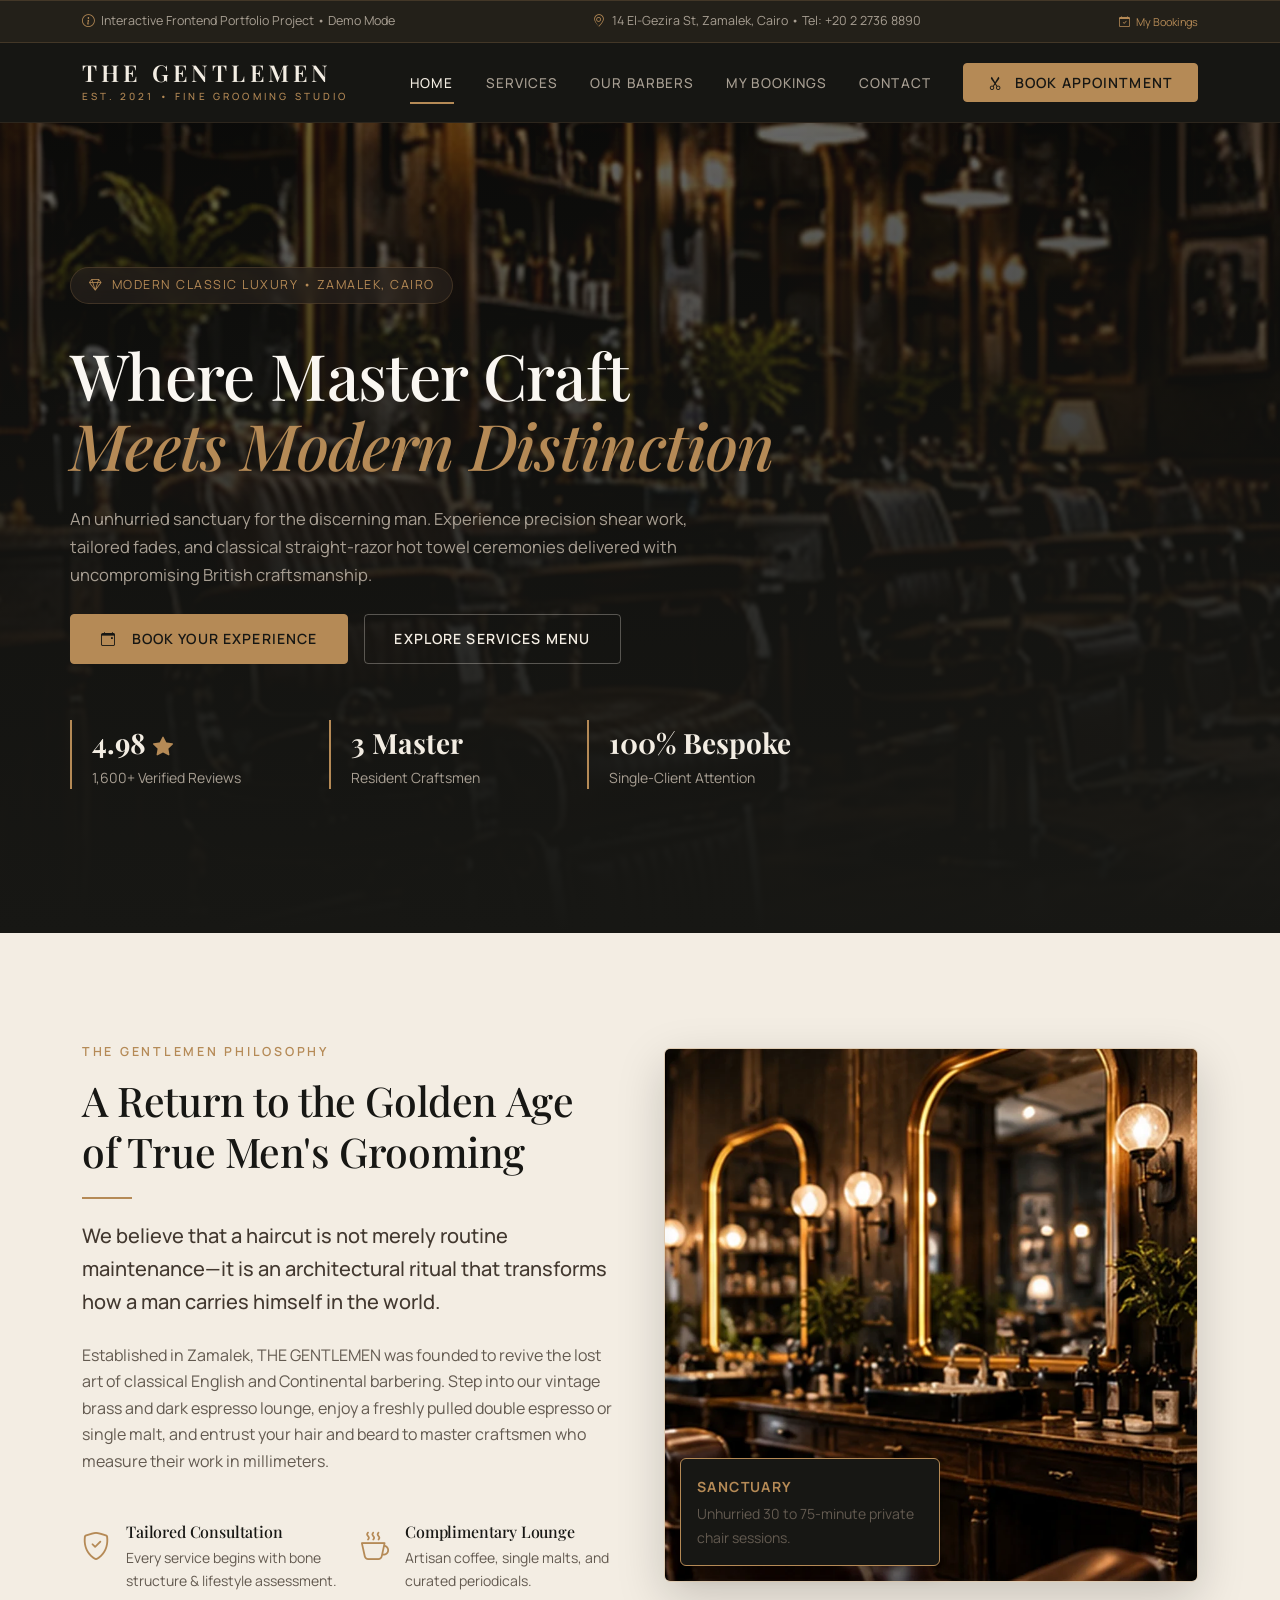
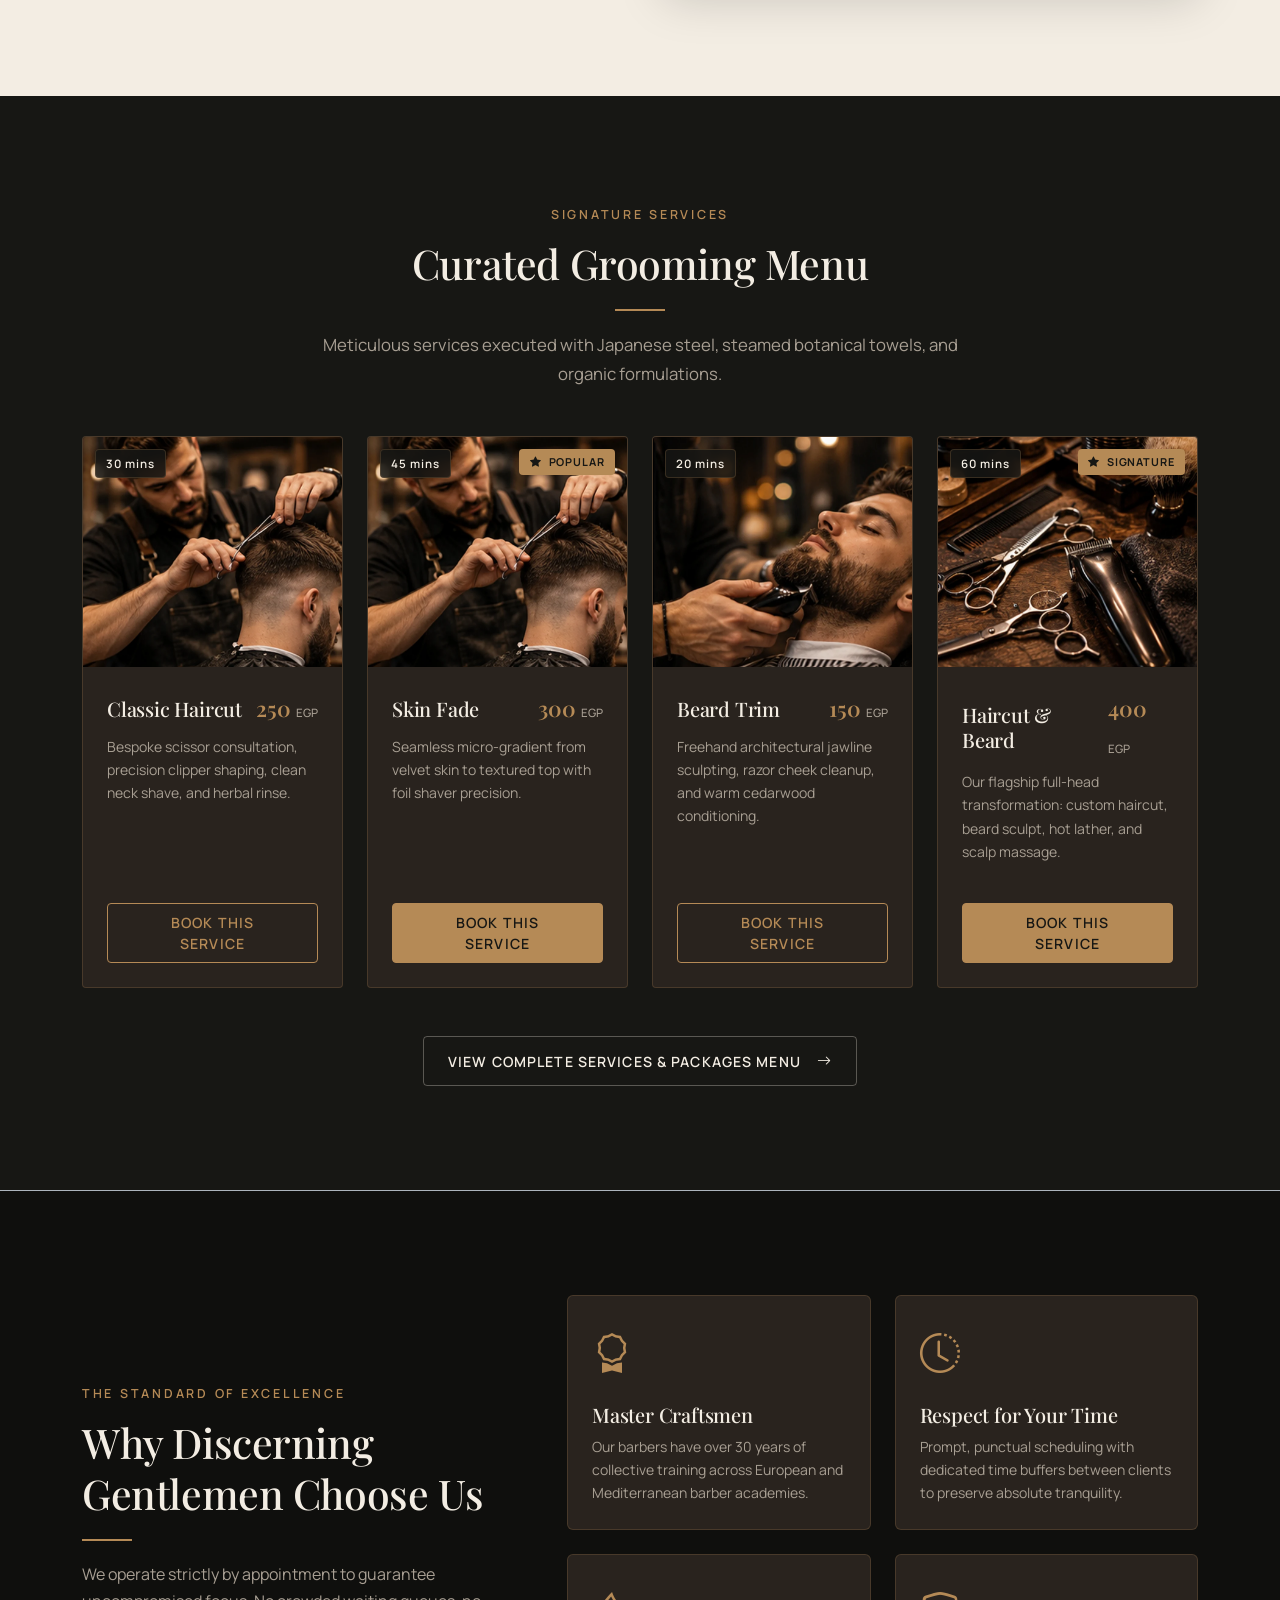
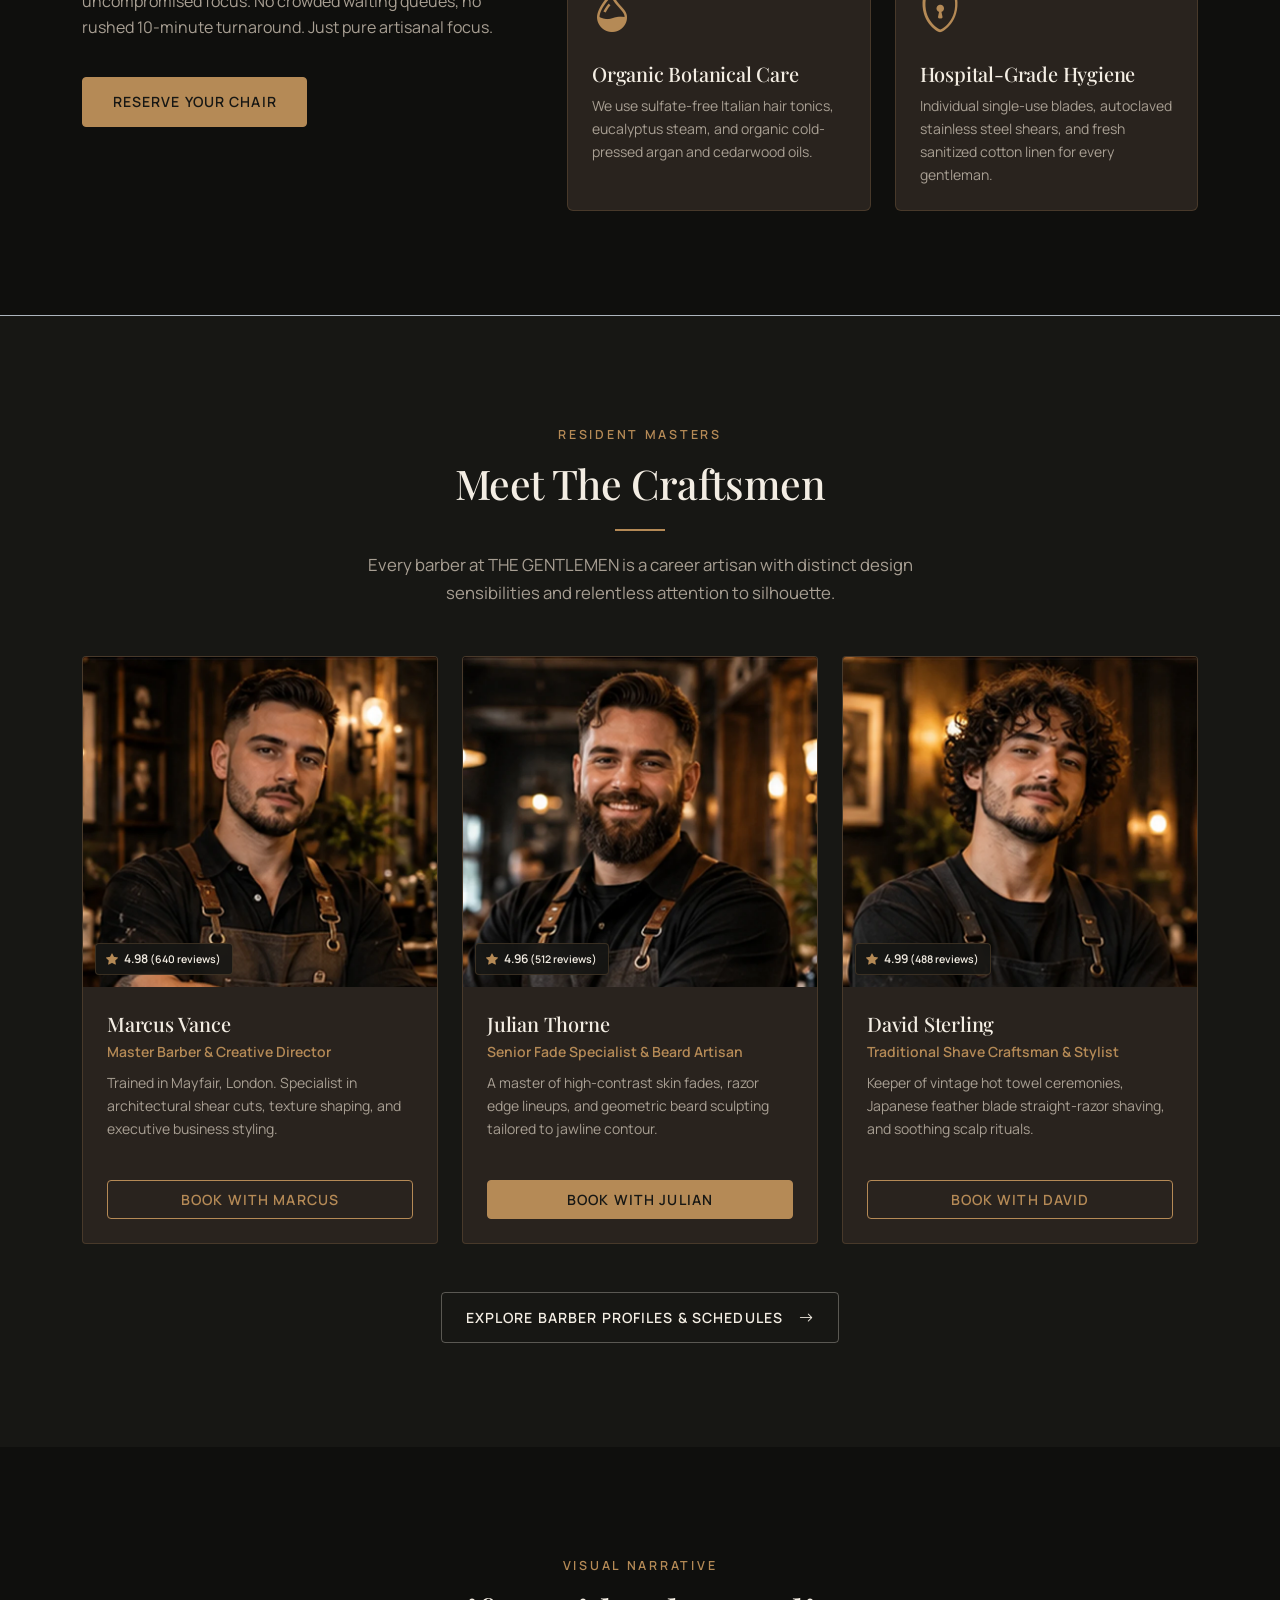
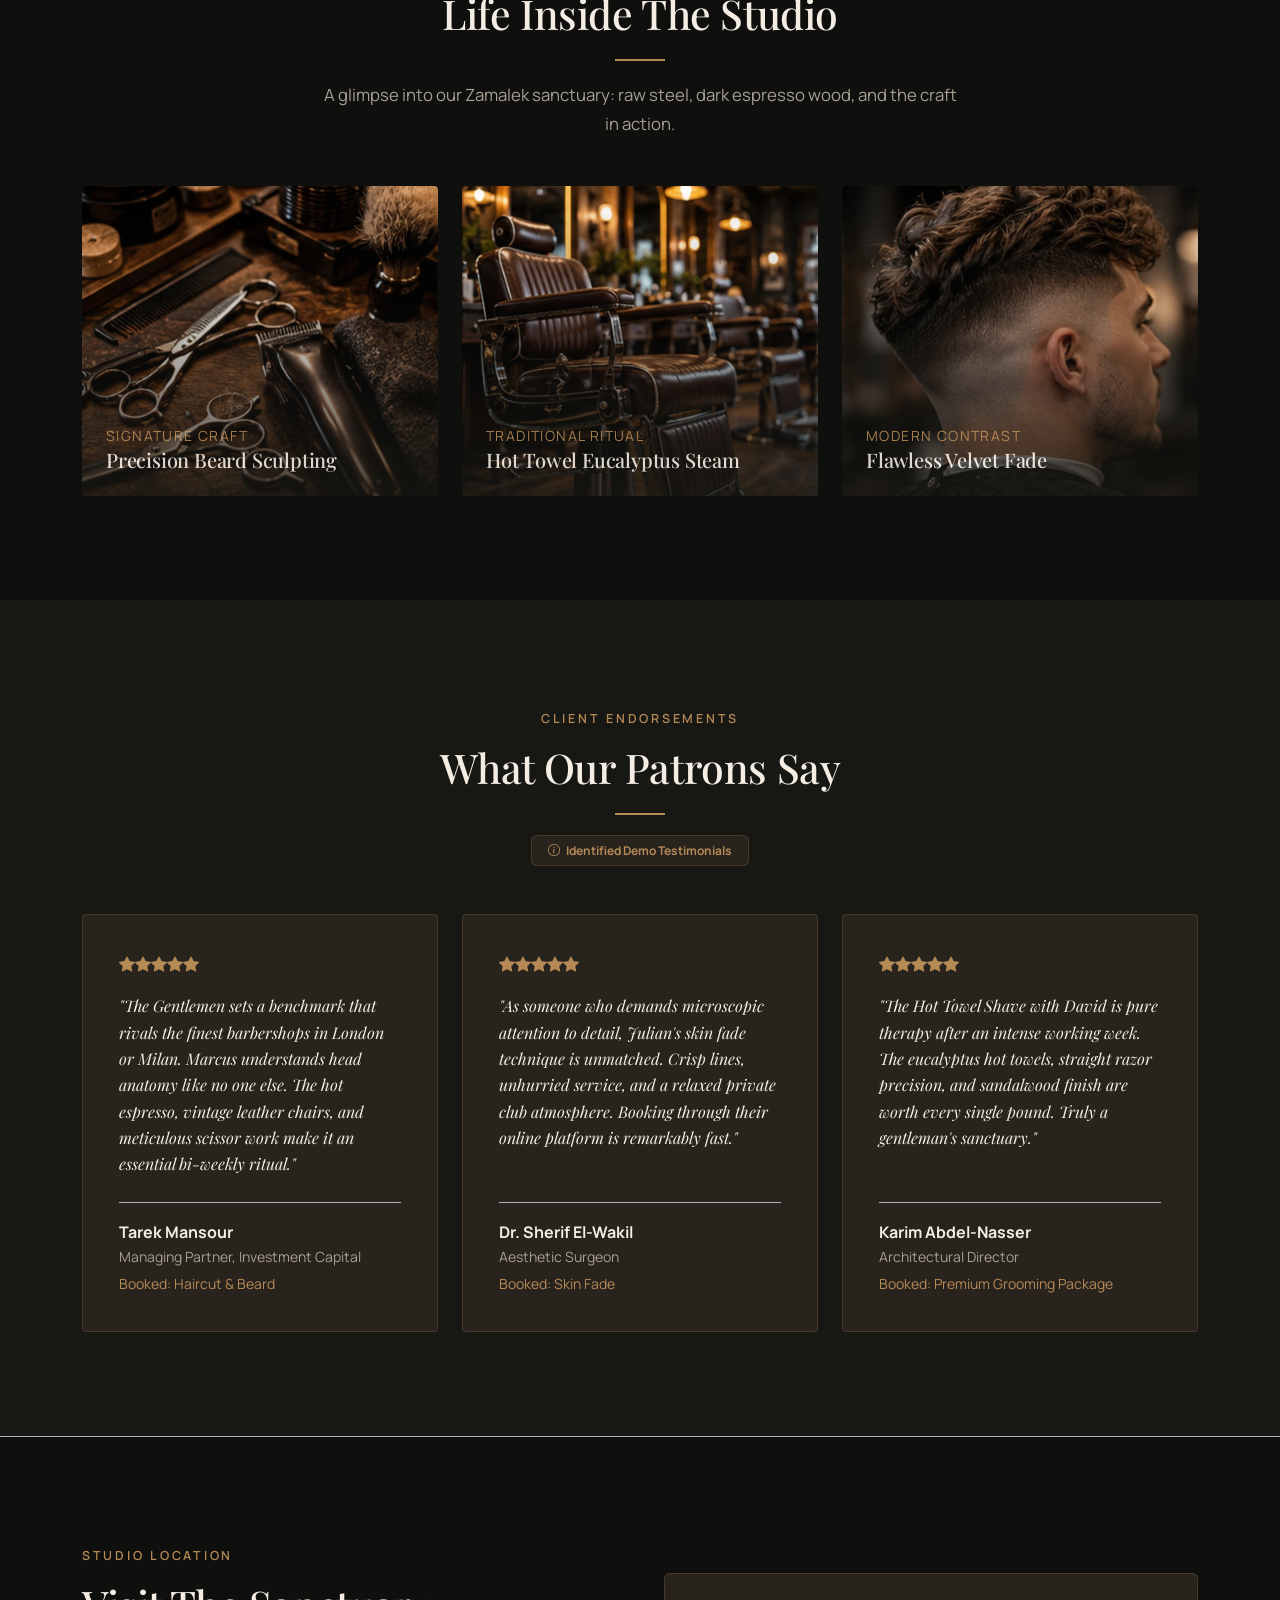
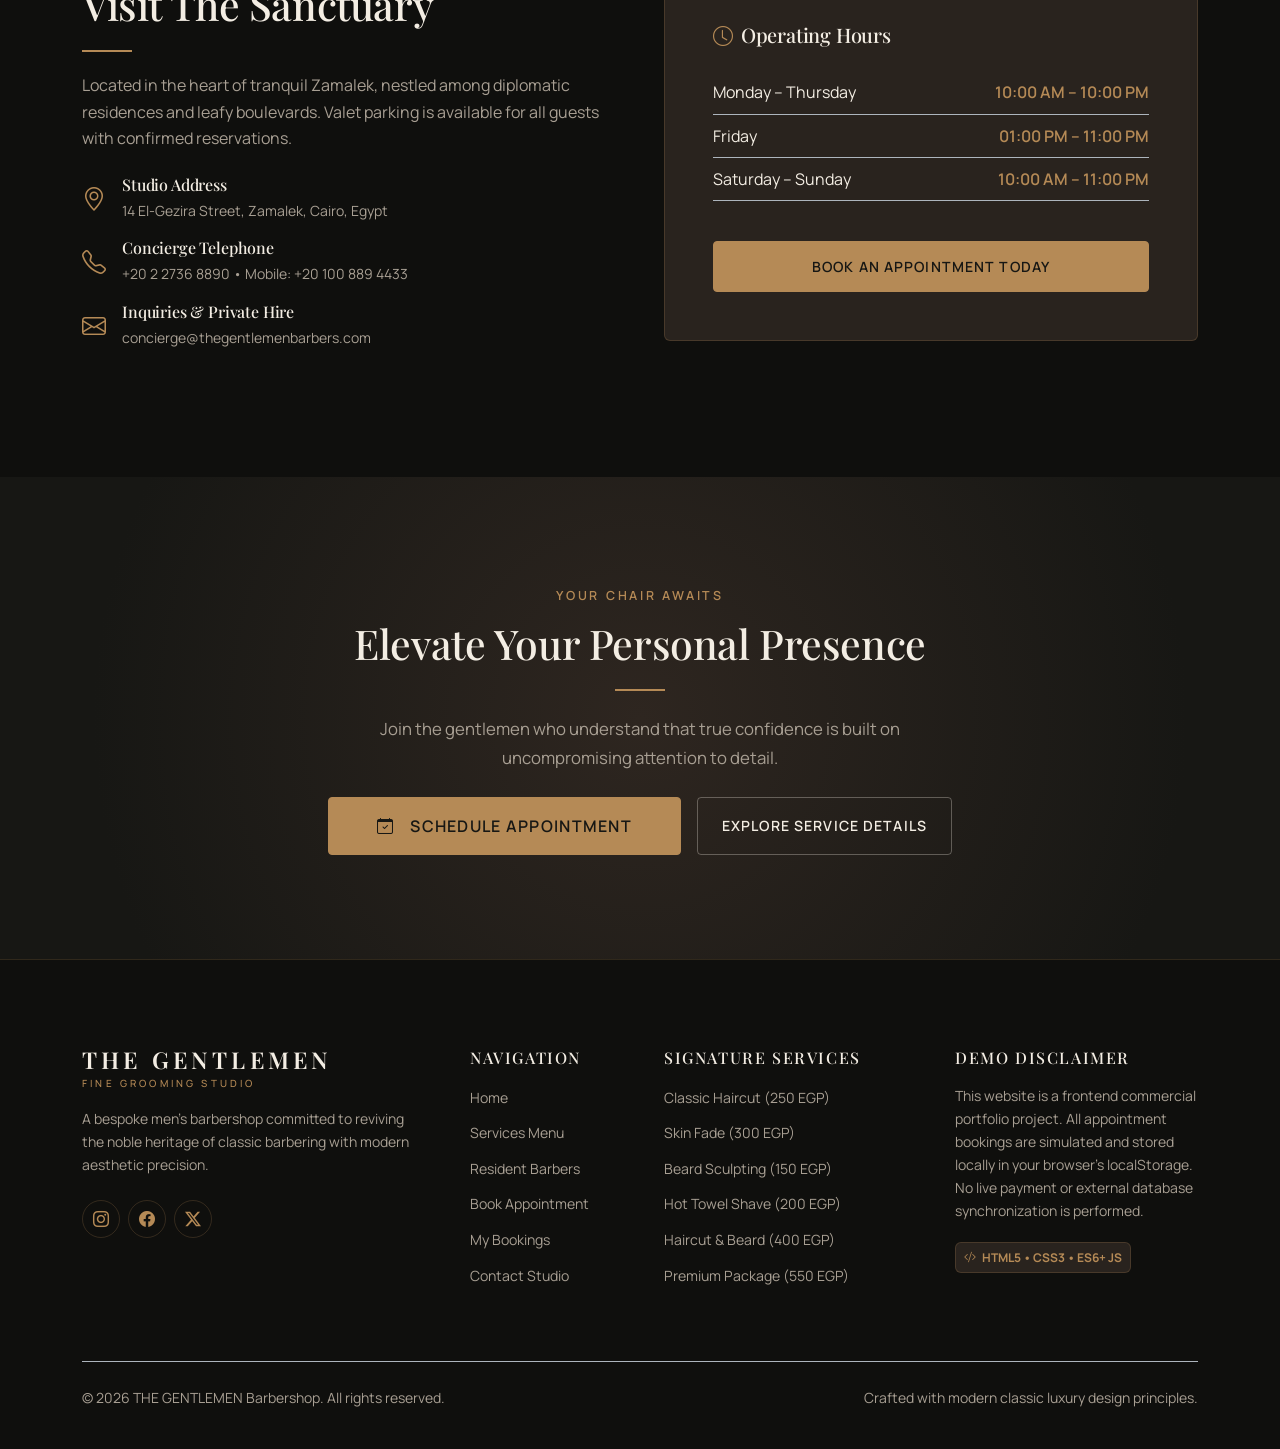
<file: index.html>
<!DOCTYPE html>
<html lang="en">
<head>
  <meta charset="UTF-8">
  <meta name="viewport" content="width=device-width, initial-scale=1.0">
  <title>THE GENTLEMEN — Premium Men's Barbershop & Grooming Studio</title>
  <meta name="description" content="Experience master craftsmanship, traditional straight-razor shaves, and bespoke hair design at THE GENTLEMEN. Cairo's premier luxury grooming sanctuary in Zamalek.">

  <!-- Open Graph -->
  <meta property="og:title" content="THE GENTLEMEN — Premium Men's Barbershop & Grooming Studio">
  <meta property="og:description" content="Master barbering, tailored precision cuts, and traditional hot towel rituals in an unhurried luxury lounge.">
  <meta property="og:type" content="website">

  <!-- Google Fonts: Playfair Display (Headings) & Manrope (Body) -->
  <link rel="preconnect" href="https://fonts.googleapis.com">
  <link rel="preconnect" href="https://fonts.gstatic.com" crossorigin>
  <link href="https://fonts.googleapis.com/css2?family=Manrope:wght@300;400;500;600;700&family=Playfair+Display:ital,wght@0,400;0,500;0,600;0,700;1,400&display=swap" rel="stylesheet">

  <!-- Bootstrap 5 CSS via CDN -->
  <link href="https://cdn.jsdelivr.net/npm/bootstrap@5.3.3/dist/css/bootstrap.min.css" rel="stylesheet">
  
  <!-- Bootstrap Icons via CDN -->
  <link href="https://cdn.jsdelivr.net/npm/bootstrap-icons@1.11.3/font/bootstrap-icons.min.css" rel="stylesheet">

  <!-- Custom Stylesheets -->
  <link rel="stylesheet" href="assets/css/style.css">
  <link rel="stylesheet" href="assets/css/responsive.css">
</head>
<body>

  <!-- Demo Disclaimer Bar -->
  <div class="demo-disclaimer-strip text-center">
    <div class="container d-flex justify-content-between align-items-center">
      <span class="d-none d-md-inline"><i class="bi bi-info-circle text-gold me-1"></i> Interactive Frontend Portfolio Project &bull; Demo Mode</span>
      <span class="mx-auto mx-md-0"><i class="bi bi-geo-alt text-gold me-1"></i> 14 El-Gezira St, Zamalek, Cairo &bull; Tel: +20 2 2736 8890</span>
      <a href="my-bookings.html" class="text-gold text-decoration-none small d-none d-md-inline"><i class="bi bi-calendar-check me-1"></i> My Bookings</a>
    </div>
  </div>

  <!-- Navigation Bar -->
  <nav class="navbar navbar-expand-lg gentlemen-navbar sticky-top" id="main-navbar">
    <div class="container">
      <!-- Typographic Brand Logo -->
      <a class="brand-logo-link" href="index.html">
        <span class="brand-logo-title">THE GENTLEMEN</span>
        <span class="brand-logo-subtitle">EST. 2021 &bull; FINE GROOMING STUDIO</span>
      </a>

      <!-- Mobile Hamburger Toggle -->
      <button class="navbar-toggler" type="button" data-bs-toggle="collapse" data-bs-target="#navbarGentlemenContent" aria-controls="navbarGentlemenContent" aria-expanded="false" aria-label="Toggle navigation">
        <i class="bi bi-list fs-2 text-gold"></i>
      </button>

      <!-- Nav Links -->
      <div class="collapse navbar-collapse" id="navbarGentlemenContent">
        <ul class="navbar-nav ms-auto align-items-lg-center">
          <li class="nav-item">
            <a class="nav-link active" href="index.html">Home</a>
          </li>
          <li class="nav-item">
            <a class="nav-link" href="services.html">Services</a>
          </li>
          <li class="nav-item">
            <a class="nav-link" href="barbers.html">Our Barbers</a>
          </li>
          <li class="nav-item">
            <a class="nav-link" href="my-bookings.html">My Bookings</a>
          </li>
          <li class="nav-item">
            <a class="nav-link" href="contact.html">Contact</a>
          </li>
          <li class="nav-item ms-lg-3 mt-3 mt-lg-0">
            <a href="booking.html" class="btn btn-bronze px-4 py-2">
              <i class="bi bi-scissors me-1"></i> Book Appointment
            </a>
          </li>
        </ul>
      </div>
    </div>
  </nav>

  <!-- Hero Section -->
  <header class="hero-section">
    <div class="hero-bg-wrapper">
      <img src="assets/images/hero-barbershop.webp" alt="The Gentlemen Barbershop Studio" class="hero-bg-img" loading="eager">
      <div class="hero-overlay"></div>
    </div>

    <div class="container hero-content">
      <div class="row align-items-center">
        <div class="col-lg-8">
          <div class="hero-badge-pill mb-3">
            <i class="bi bi-gem"></i> Modern Classic Luxury &bull; Zamalek, Cairo
          </div>
          <h1 class="hero-title font-playfair">
            Where Master Craft <br>
            <span class="fst-italic text-gold">Meets Modern Distinction</span>
          </h1>
          <p class="hero-description text-muted-ivory mb-4">
            An unhurried sanctuary for the discerning man. Experience precision shear work, tailored fades, and classical straight-razor hot towel ceremonies delivered with uncompromising British craftsmanship.
          </p>

          <div class="hero-cta-group d-flex flex-wrap gap-3 mb-5">
            <a href="booking.html" class="btn btn-bronze">
              <i class="bi bi-calendar-event me-2"></i> Book Your Experience
            </a>
            <a href="services.html" class="btn btn-outline-light-custom">
              Explore Services Menu
            </a>
          </div>

          <div class="row g-4 pt-2">
            <div class="col-6 col-md-4">
              <div class="hero-feature-stat">
                <div class="font-playfair fs-3 text-ivory fw-bold">4.98 <i class="bi bi-star-fill text-gold fs-5"></i></div>
                <div class="text-muted-ivory small">1,600+ Verified Reviews</div>
              </div>
            </div>
            <div class="col-6 col-md-4">
              <div class="hero-feature-stat">
                <div class="font-playfair fs-3 text-ivory fw-bold">3 Master</div>
                <div class="text-muted-ivory small">Resident Craftsmen</div>
              </div>
            </div>
            <div class="col-12 col-md-4 d-none d-md-block">
              <div class="hero-feature-stat">
                <div class="font-playfair fs-3 text-ivory fw-bold">100% Bespoke</div>
                <div class="text-muted-ivory small">Single-Client Attention</div>
              </div>
            </div>
          </div>
        </div>
      </div>
    </div>
  </header>

  <!-- Brand Introduction & Heritage Section (Warm Ivory Editorial Contrast) -->
  <section class="section-padding section-ivory">
    <div class="container">
      <div class="row align-items-center g-5">
        <div class="col-lg-6">
          <span class="section-eyebrow text-gold">The Gentlemen Philosophy</span>
          <h2 class="section-title font-playfair">
            A Return to the Golden Age of True Men's Grooming
          </h2>
          <div class="gold-divider"></div>
          <p class="lead mb-4" style="color: #42382f; font-weight: 500;">
            We believe that a haircut is not merely routine maintenance—it is an architectural ritual that transforms how a man carries himself in the world.
          </p>
          <p class="text-muted mb-4">
            Established in Zamalek, THE GENTLEMEN was founded to revive the lost art of classical English and Continental barbering. Step into our vintage brass and dark espresso lounge, enjoy a freshly pulled double espresso or single malt, and entrust your hair and beard to master craftsmen who measure their work in millimeters.
          </p>
          <div class="row g-4 mt-2">
            <div class="col-sm-6">
              <div class="d-flex align-items-start">
                <i class="bi bi-shield-check text-gold fs-3 me-3"></i>
                <div>
                  <h5 class="font-playfair fs-6 mb-1">Tailored Consultation</h5>
                  <p class="small text-muted mb-0">Every service begins with bone structure & lifestyle assessment.</p>
                </div>
              </div>
            </div>
            <div class="col-sm-6">
              <div class="d-flex align-items-start">
                <i class="bi bi-cup-hot text-gold fs-3 me-3"></i>
                <div>
                  <h5 class="font-playfair fs-6 mb-1">Complimentary Lounge</h5>
                  <p class="small text-muted mb-0">Artisan coffee, single malts, and curated periodicals.</p>
                </div>
              </div>
            </div>
          </div>
        </div>
        <div class="col-lg-6">
          <div class="position-relative">
            <img src="assets/images/about-interior.webp" alt="The Gentlemen Private Lounge Interior" class="img-fluid rounded shadow-lg w-100" style="border: 1px solid rgba(181, 138, 86, 0.35);">
            <div class="position-absolute bottom-0 start-0 m-3 p-3 bg-charcoal text-ivory rounded d-none d-sm-block shadow" style="border: 1px solid var(--color-bronze); max-width: 260px;">
              <span class="small text-gold text-uppercase fw-bold letter-spacing-1 d-block mb-1">Sanctuary</span>
              <p class="small mb-0 text-muted-ivory">Unhurried 30 to 75-minute private chair sessions.</p>
            </div>
          </div>
        </div>
      </div>
    </div>
  </section>

  <!-- Featured Services Section -->
  <section class="section-padding bg-charcoal">
    <div class="container">
      <div class="text-center mb-5">
        <span class="section-eyebrow">Signature Services</span>
        <h2 class="section-title font-playfair">Curated Grooming Menu</h2>
        <div class="gold-divider mx-auto"></div>
        <p class="section-subtitle mx-auto">
          Meticulous services executed with Japanese steel, steamed botanical towels, and organic formulations.
        </p>
      </div>

      <div class="row g-4">
        <!-- Service 1: Classic Haircut -->
        <div class="col-md-6 col-lg-3">
          <div class="service-preview-card h-100 d-flex flex-column justify-content-between">
            <div>
              <div class="service-card-img-wrapper">
                <img src="assets/images/service-haircut.webp" alt="Classic Haircut" class="service-card-img" loading="lazy">
                <span class="service-card-tag">30 mins</span>
              </div>
              <div class="p-3 p-xl-4">
                <div class="d-flex justify-content-between align-items-center mb-2">
                  <h3 class="font-playfair fs-5 text-ivory mb-0">Classic Haircut</h3>
                  <div class="service-card-price">250 <small class="currency">EGP</small></div>
                </div>
                <p class="small text-muted-ivory mb-3">
                  Bespoke scissor consultation, precision clipper shaping, clean neck shave, and herbal rinse.
                </p>
              </div>
            </div>
            <div class="px-3 pb-3 px-xl-4 pb-xl-4">
              <a href="booking.html?service=classic-haircut" class="btn btn-outline-bronze w-100 py-2 small">
                Book This Service
              </a>
            </div>
          </div>
        </div>

        <!-- Service 2: Skin Fade -->
        <div class="col-md-6 col-lg-3">
          <div class="service-preview-card h-100 d-flex flex-column justify-content-between">
            <div>
              <div class="service-card-img-wrapper">
                <img src="assets/images/service-haircut.webp" alt="Skin Fade" class="service-card-img" loading="lazy">
                <span class="service-card-tag">45 mins</span>
                <span class="service-popular-badge"><i class="bi bi-star-fill me-1"></i> Popular</span>
              </div>
              <div class="p-3 p-xl-4">
                <div class="d-flex justify-content-between align-items-center mb-2">
                  <h3 class="font-playfair fs-5 text-ivory mb-0">Skin Fade</h3>
                  <div class="service-card-price">300 <small class="currency">EGP</small></div>
                </div>
                <p class="small text-muted-ivory mb-3">
                  Seamless micro-gradient from velvet skin to textured top with foil shaver precision.
                </p>
              </div>
            </div>
            <div class="px-3 pb-3 px-xl-4 pb-xl-4">
              <a href="booking.html?service=skin-fade" class="btn btn-bronze w-100 py-2 small">
                Book This Service
              </a>
            </div>
          </div>
        </div>

        <!-- Service 3: Beard Trim & Sculpt -->
        <div class="col-md-6 col-lg-3">
          <div class="service-preview-card h-100 d-flex flex-column justify-content-between">
            <div>
              <div class="service-card-img-wrapper">
                <img src="assets/images/service-beard.webp" alt="Beard Trim & Sculpt" class="service-card-img" loading="lazy">
                <span class="service-card-tag">20 mins</span>
              </div>
              <div class="p-3 p-xl-4">
                <div class="d-flex justify-content-between align-items-center mb-2">
                  <h3 class="font-playfair fs-5 text-ivory mb-0">Beard Trim</h3>
                  <div class="service-card-price">150 <small class="currency">EGP</small></div>
                </div>
                <p class="small text-muted-ivory mb-3">
                  Freehand architectural jawline sculpting, razor cheek cleanup, and warm cedarwood conditioning.
                </p>
              </div>
            </div>
            <div class="px-3 pb-3 px-xl-4 pb-xl-4">
              <a href="booking.html?service=beard-trim" class="btn btn-outline-bronze w-100 py-2 small">
                Book This Service
              </a>
            </div>
          </div>
        </div>

        <!-- Service 4: Haircut & Beard Duo -->
        <div class="col-md-6 col-lg-3">
          <div class="service-preview-card h-100 d-flex flex-column justify-content-between">
            <div>
              <div class="service-card-img-wrapper">
                <img src="assets/images/gallery-01.webp" alt="Haircut & Beard Package" class="service-card-img" loading="lazy">
                <span class="service-card-tag">60 mins</span>
                <span class="service-popular-badge"><i class="bi bi-star-fill me-1"></i> Signature</span>
              </div>
              <div class="p-3 p-xl-4">
                <div class="d-flex justify-content-between align-items-center mb-2">
                  <h3 class="font-playfair fs-5 text-ivory mb-0">Haircut & Beard</h3>
                  <div class="service-card-price">400 <small class="currency">EGP</small></div>
                </div>
                <p class="small text-muted-ivory mb-3">
                  Our flagship full-head transformation: custom haircut, beard sculpt, hot lather, and scalp massage.
                </p>
              </div>
            </div>
            <div class="px-3 pb-3 px-xl-4 pb-xl-4">
              <a href="booking.html?service=haircut-beard" class="btn btn-bronze w-100 py-2 small">
                Book This Service
              </a>
            </div>
          </div>
        </div>
      </div>

      <div class="text-center mt-5">
        <a href="services.html" class="btn btn-outline-light-custom px-4">
          View Complete Services & Packages Menu <i class="bi bi-arrow-right ms-2"></i>
        </a>
      </div>
    </div>
  </section>

  <!-- Why Choose Us -->
  <section class="section-padding bg-charcoal-deep border-top border-bottom border-dark-subtle">
    <div class="container">
      <div class="row align-items-center g-5">
        <div class="col-lg-5">
          <span class="section-eyebrow">The Standard of Excellence</span>
          <h2 class="section-title font-playfair">Why Discerning Gentlemen Choose Us</h2>
          <div class="gold-divider"></div>
          <p class="text-muted-ivory">
            We operate strictly by appointment to guarantee uncompromised focus. No crowded waiting queues, no rushed 10-minute turnaround. Just pure artisanal focus.
          </p>
          <a href="booking.html" class="btn btn-bronze mt-3">Reserve Your Chair</a>
        </div>
        <div class="col-lg-7">
          <div class="row g-4">
            <div class="col-sm-6">
              <div class="p-4 bg-espresso rounded border border-bronze-subtle h-100">
                <i class="bi bi-award text-gold fs-1 mb-3 d-block"></i>
                <h4 class="font-playfair fs-5 text-ivory mb-2">Master Craftsmen</h4>
                <p class="small text-muted-ivory mb-0">Our barbers have over 30 years of collective training across European and Mediterranean barber academies.</p>
              </div>
            </div>
            <div class="col-sm-6">
              <div class="p-4 bg-espresso rounded border border-bronze-subtle h-100">
                <i class="bi bi-clock-history text-gold fs-1 mb-3 d-block"></i>
                <h4 class="font-playfair fs-5 text-ivory mb-2">Respect for Your Time</h4>
                <p class="small text-muted-ivory mb-0">Prompt, punctual scheduling with dedicated time buffers between clients to preserve absolute tranquility.</p>
              </div>
            </div>
            <div class="col-sm-6">
              <div class="p-4 bg-espresso rounded border border-bronze-subtle h-100">
                <i class="bi bi-droplet-half text-gold fs-1 mb-3 d-block"></i>
                <h4 class="font-playfair fs-5 text-ivory mb-2">Organic Botanical Care</h4>
                <p class="small text-muted-ivory mb-0">We use sulfate-free Italian hair tonics, eucalyptus steam, and organic cold-pressed argan and cedarwood oils.</p>
              </div>
            </div>
            <div class="col-sm-6">
              <div class="p-4 bg-espresso rounded border border-bronze-subtle h-100">
                <i class="bi bi-shield-lock text-gold fs-1 mb-3 d-block"></i>
                <h4 class="font-playfair fs-5 text-ivory mb-2">Hospital-Grade Hygiene</h4>
                <p class="small text-muted-ivory mb-0">Individual single-use blades, autoclaved stainless steel shears, and fresh sanitized cotton linen for every gentleman.</p>
              </div>
            </div>
          </div>
        </div>
      </div>
    </div>
  </section>

  <!-- Meet Our Barbers Preview -->
  <section class="section-padding bg-charcoal">
    <div class="container">
      <div class="text-center mb-5">
        <span class="section-eyebrow">Resident Masters</span>
        <h2 class="section-title font-playfair">Meet The Craftsmen</h2>
        <div class="gold-divider mx-auto"></div>
        <p class="section-subtitle mx-auto">
          Every barber at THE GENTLEMEN is a career artisan with distinct design sensibilities and relentless attention to silhouette.
        </p>
      </div>

      <div class="row g-4">
        <!-- Barber 1: Marcus Vance -->
        <div class="col-md-4">
          <div class="barber-preview-card h-100 d-flex flex-column justify-content-between">
            <div>
              <div class="barber-card-img-wrapper">
                <img src="assets/images/barber-01.webp" alt="Marcus Vance - Master Barber" class="barber-card-img" loading="lazy">
                <div class="barber-card-rating">
                  <i class="bi bi-star-fill text-gold me-1"></i> 4.98 <small>(640 reviews)</small>
                </div>
              </div>
              <div class="p-3 p-xl-4">
                <h3 class="font-playfair fs-5 text-ivory mb-1">Marcus Vance</h3>
                <div class="text-bronze small mb-2 fw-semibold">Master Barber & Creative Director</div>
                <p class="small text-muted-ivory mb-3">
                  Trained in Mayfair, London. Specialist in architectural shear cuts, texture shaping, and executive business styling.
                </p>
              </div>
            </div>
            <div class="px-3 pb-3 px-xl-4 pb-xl-4">
              <a href="booking.html?barber=marcus-vance" class="btn btn-outline-bronze w-100 py-2 small">
                Book with Marcus
              </a>
            </div>
          </div>
        </div>

        <!-- Barber 2: Julian Thorne -->
        <div class="col-md-4">
          <div class="barber-preview-card h-100 d-flex flex-column justify-content-between">
            <div>
              <div class="barber-card-img-wrapper">
                <img src="assets/images/barber-02.webp" alt="Julian Thorne - Senior Fade Specialist" class="barber-card-img" loading="lazy">
                <div class="barber-card-rating">
                  <i class="bi bi-star-fill text-gold me-1"></i> 4.96 <small>(512 reviews)</small>
                </div>
              </div>
              <div class="p-3 p-xl-4">
                <h3 class="font-playfair fs-5 text-ivory mb-1">Julian Thorne</h3>
                <div class="text-bronze small mb-2 fw-semibold">Senior Fade Specialist & Beard Artisan</div>
                <p class="small text-muted-ivory mb-3">
                  A master of high-contrast skin fades, razor edge lineups, and geometric beard sculpting tailored to jawline contour.
                </p>
              </div>
            </div>
            <div class="px-3 pb-3 px-xl-4 pb-xl-4">
              <a href="booking.html?barber=julian-thorne" class="btn btn-bronze w-100 py-2 small">
                Book with Julian
              </a>
            </div>
          </div>
        </div>

        <!-- Barber 3: David Sterling -->
        <div class="col-md-4">
          <div class="barber-preview-card h-100 d-flex flex-column justify-content-between">
            <div>
              <div class="barber-card-img-wrapper">
                <img src="assets/images/barber-03.webp" alt="David Sterling - Traditional Shave Craftsman" class="barber-card-img" loading="lazy">
                <div class="barber-card-rating">
                  <i class="bi bi-star-fill text-gold me-1"></i> 4.99 <small>(488 reviews)</small>
                </div>
              </div>
              <div class="p-3 p-xl-4">
                <h3 class="font-playfair fs-5 text-ivory mb-1">David Sterling</h3>
                <div class="text-bronze small mb-2 fw-semibold">Traditional Shave Craftsman & Stylist</div>
                <p class="small text-muted-ivory mb-3">
                  Keeper of vintage hot towel ceremonies, Japanese feather blade straight-razor shaving, and soothing scalp rituals.
                </p>
              </div>
            </div>
            <div class="px-3 pb-3 px-xl-4 pb-xl-4">
              <a href="booking.html?barber=david-sterling" class="btn btn-outline-bronze w-100 py-2 small">
                Book with David
              </a>
            </div>
          </div>
        </div>
      </div>

      <div class="text-center mt-5">
        <a href="barbers.html" class="btn btn-outline-light-custom px-4">
          Explore Barber Profiles & Schedules <i class="bi bi-arrow-right ms-2"></i>
        </a>
      </div>
    </div>
  </section>

  <!-- Photo Gallery Grid -->
  <section class="section-padding bg-charcoal-deep">
    <div class="container">
      <div class="text-center mb-5">
        <span class="section-eyebrow">Visual Narrative</span>
        <h2 class="section-title font-playfair">Life Inside The Studio</h2>
        <div class="gold-divider mx-auto"></div>
        <p class="section-subtitle mx-auto">
          A glimpse into our Zamalek sanctuary: raw steel, dark espresso wood, and the craft in action.
        </p>
      </div>

      <div class="row g-4">
        <div class="col-md-4">
          <div class="gallery-grid-item">
            <img src="assets/images/gallery-01.webp" alt="Beard Sculpting in Action" class="gallery-grid-img" loading="lazy">
            <div class="gallery-grid-overlay">
              <span class="text-gold small text-uppercase letter-spacing-1">Signature Craft</span>
              <h4 class="font-playfair fs-5 text-ivory mb-0">Precision Beard Sculpting</h4>
            </div>
          </div>
        </div>
        <div class="col-md-4">
          <div class="gallery-grid-item">
            <img src="assets/images/gallery-02.webp" alt="Traditional Straight Razor Hot Towel Shave" class="gallery-grid-img" loading="lazy">
            <div class="gallery-grid-overlay">
              <span class="text-gold small text-uppercase letter-spacing-1">Traditional Ritual</span>
              <h4 class="font-playfair fs-5 text-ivory mb-0">Hot Towel Eucalyptus Steam</h4>
            </div>
          </div>
        </div>
        <div class="col-md-4">
          <div class="gallery-grid-item">
            <img src="assets/images/gallery-03.webp" alt="Skin Fade & Lineup Finish" class="gallery-grid-img" loading="lazy">
            <div class="gallery-grid-overlay">
              <span class="text-gold small text-uppercase letter-spacing-1">Modern Contrast</span>
              <h4 class="font-playfair fs-5 text-ivory mb-0">Flawless Velvet Fade</h4>
            </div>
          </div>
        </div>
      </div>
    </div>
  </section>

  <!-- Testimonials Section -->
  <section class="section-padding bg-charcoal">
    <div class="container">
      <div class="text-center mb-5">
        <span class="section-eyebrow">Client Endorsements</span>
        <h2 class="section-title font-playfair">What Our Patrons Say</h2>
        <div class="gold-divider mx-auto"></div>
        <span class="badge bg-espresso text-bronze border border-bronze-subtle px-3 py-2 small">
          <i class="bi bi-info-circle me-1"></i> Identified Demo Testimonials
        </span>
      </div>

      <div class="row g-4">
        <div class="col-md-4">
          <div class="testimonial-card">
            <div>
              <div class="text-gold mb-3">
                <i class="bi bi-star-fill"></i><i class="bi bi-star-fill"></i><i class="bi bi-star-fill"></i><i class="bi bi-star-fill"></i><i class="bi bi-star-fill"></i>
              </div>
              <p class="font-playfair fs-6 fst-italic text-ivory mb-4">
                "The Gentlemen sets a benchmark that rivals the finest barbershops in London or Milan. Marcus understands head anatomy like no one else. The hot espresso, vintage leather chairs, and meticulous scissor work make it an essential bi-weekly ritual."
              </p>
            </div>
            <div class="pt-3 border-top border-dark-subtle">
              <div class="fw-bold text-ivory">Tarek Mansour</div>
              <div class="small text-muted-ivory">Managing Partner, Investment Capital</div>
              <div class="small text-bronze mt-1">Booked: Haircut & Beard</div>
            </div>
          </div>
        </div>

        <div class="col-md-4">
          <div class="testimonial-card">
            <div>
              <div class="text-gold mb-3">
                <i class="bi bi-star-fill"></i><i class="bi bi-star-fill"></i><i class="bi bi-star-fill"></i><i class="bi bi-star-fill"></i><i class="bi bi-star-fill"></i>
              </div>
              <p class="font-playfair fs-6 fst-italic text-ivory mb-4">
                "As someone who demands microscopic attention to detail, Julian's skin fade technique is unmatched. Crisp lines, unhurried service, and a relaxed private club atmosphere. Booking through their online platform is remarkably fast."
              </p>
            </div>
            <div class="pt-3 border-top border-dark-subtle">
              <div class="fw-bold text-ivory">Dr. Sherif El-Wakil</div>
              <div class="small text-muted-ivory">Aesthetic Surgeon</div>
              <div class="small text-bronze mt-1">Booked: Skin Fade</div>
            </div>
          </div>
        </div>

        <div class="col-md-4">
          <div class="testimonial-card">
            <div>
              <div class="text-gold mb-3">
                <i class="bi bi-star-fill"></i><i class="bi bi-star-fill"></i><i class="bi bi-star-fill"></i><i class="bi bi-star-fill"></i><i class="bi bi-star-fill"></i>
              </div>
              <p class="font-playfair fs-6 fst-italic text-ivory mb-4">
                "The Hot Towel Shave with David is pure therapy after an intense working week. The eucalyptus hot towels, straight razor precision, and sandalwood finish are worth every single pound. Truly a gentleman's sanctuary."
              </p>
            </div>
            <div class="pt-3 border-top border-dark-subtle">
              <div class="fw-bold text-ivory">Karim Abdel-Nasser</div>
              <div class="small text-muted-ivory">Architectural Director</div>
              <div class="small text-bronze mt-1">Booked: Premium Grooming Package</div>
            </div>
          </div>
        </div>
      </div>
    </div>
  </section>

  <!-- Location & Hours Section -->
  <section class="section-padding bg-charcoal-deep border-top border-dark-subtle">
    <div class="container">
      <div class="row g-5 align-items-center">
        <div class="col-lg-6">
          <span class="section-eyebrow">Studio Location</span>
          <h2 class="section-title font-playfair">Visit The Sanctuary</h2>
          <div class="gold-divider"></div>
          <p class="text-muted-ivory mb-4">
            Located in the heart of tranquil Zamalek, nestled among diplomatic residences and leafy boulevards. Valet parking is available for all guests with confirmed reservations.
          </p>

          <div class="mb-4">
            <div class="d-flex align-items-start mb-3">
              <i class="bi bi-geo-alt text-gold fs-4 me-3 mt-1"></i>
              <div>
                <h5 class="font-playfair fs-6 text-ivory mb-1">Studio Address</h5>
                <p class="text-muted-ivory small mb-0">14 El-Gezira Street, Zamalek, Cairo, Egypt</p>
              </div>
            </div>
            <div class="d-flex align-items-start mb-3">
              <i class="bi bi-telephone text-gold fs-4 me-3 mt-1"></i>
              <div>
                <h5 class="font-playfair fs-6 text-ivory mb-1">Concierge Telephone</h5>
                <p class="text-muted-ivory small mb-0">+20 2 2736 8890 &bull; Mobile: +20 100 889 4433</p>
              </div>
            </div>
            <div class="d-flex align-items-start">
              <i class="bi bi-envelope text-gold fs-4 me-3 mt-1"></i>
              <div>
                <h5 class="font-playfair fs-6 text-ivory mb-1">Inquiries & Private Hire</h5>
                <p class="text-muted-ivory small mb-0">concierge@thegentlemenbarbers.com</p>
              </div>
            </div>
          </div>
        </div>

        <div class="col-lg-6">
          <div class="bg-espresso p-4 p-md-5 rounded border border-bronze-subtle">
            <h4 class="font-playfair fs-5 text-ivory mb-4 d-flex align-items-center">
              <i class="bi bi-clock text-gold me-2"></i> Operating Hours
            </h4>
            <div class="d-flex justify-content-between py-2 border-bottom border-dark-subtle">
              <span class="text-ivory">Monday – Thursday</span>
              <span class="text-bronze fw-semibold">10:00 AM – 10:00 PM</span>
            </div>
            <div class="d-flex justify-content-between py-2 border-bottom border-dark-subtle">
              <span class="text-ivory">Friday</span>
              <span class="text-bronze fw-semibold">01:00 PM – 11:00 PM</span>
            </div>
            <div class="d-flex justify-content-between py-2 border-bottom border-dark-subtle">
              <span class="text-ivory">Saturday – Sunday</span>
              <span class="text-bronze fw-semibold">10:00 AM – 11:00 PM</span>
            </div>

            <div class="mt-4 pt-3 text-center">
              <a href="booking.html" class="btn btn-bronze w-100">
                Book An Appointment Today
              </a>
            </div>
          </div>
        </div>
      </div>
    </div>
  </section>

  <!-- Final Call to Action Banner -->
  <section class="section-padding position-relative overflow-hidden" style="background: radial-gradient(circle at center, #2e2620 0%, #171714 80%);">
    <div class="container text-center position-relative" style="z-index: 2;">
      <span class="section-eyebrow">Your Chair Awaits</span>
      <h2 class="section-title font-playfair mb-3">Elevate Your Personal Presence</h2>
      <div class="gold-divider mx-auto mb-4"></div>
      <p class="section-subtitle mx-auto mb-4">
        Join the gentlemen who understand that true confidence is built on uncompromising attention to detail.
      </p>
      <div class="d-flex flex-wrap justify-content-center gap-3">
        <a href="booking.html" class="btn btn-bronze px-5 py-3 fs-6">
          <i class="bi bi-calendar-check me-2"></i> Schedule Appointment
        </a>
        <a href="services.html" class="btn btn-outline-light-custom px-4 py-3">
          Explore Service Details
        </a>
      </div>
    </div>
  </section>

  <!-- Footer -->
  <footer class="gentlemen-footer">
    <div class="container">
      <div class="row g-5">
        <div class="col-lg-4">
          <div class="brand-logo-link mb-3">
            <span class="brand-logo-title">THE GENTLEMEN</span>
            <span class="brand-logo-subtitle">FINE GROOMING STUDIO</span>
          </div>
          <p class="small text-muted-ivory mb-4">
            A bespoke men's barbershop committed to reviving the noble heritage of classic barbering with modern aesthetic precision.
          </p>
          <div class="d-flex">
            <a href="https://instagram.com" target="_blank" rel="noopener" class="social-icon-btn" aria-label="Instagram"><i class="bi bi-instagram"></i></a>
            <a href="https://facebook.com" target="_blank" rel="noopener" class="social-icon-btn" aria-label="Facebook"><i class="bi bi-facebook"></i></a>
            <a href="https://twitter.com" target="_blank" rel="noopener" class="social-icon-btn" aria-label="Twitter"><i class="bi bi-twitter-x"></i></a>
          </div>
        </div>

        <div class="col-6 col-lg-2">
          <h5 class="font-playfair fs-6 text-ivory mb-3 text-uppercase letter-spacing-1">Navigation</h5>
          <ul class="list-unstyled">
            <li><a href="index.html" class="footer-nav-link">Home</a></li>
            <li><a href="services.html" class="footer-nav-link">Services Menu</a></li>
            <li><a href="barbers.html" class="footer-nav-link">Resident Barbers</a></li>
            <li><a href="booking.html" class="footer-nav-link">Book Appointment</a></li>
            <li><a href="my-bookings.html" class="footer-nav-link">My Bookings</a></li>
            <li><a href="contact.html" class="footer-nav-link">Contact Studio</a></li>
          </ul>
        </div>

        <div class="col-6 col-lg-3">
          <h5 class="font-playfair fs-6 text-ivory mb-3 text-uppercase letter-spacing-1">Signature Services</h5>
          <ul class="list-unstyled">
            <li><a href="booking.html?service=classic-haircut" class="footer-nav-link">Classic Haircut (250 EGP)</a></li>
            <li><a href="booking.html?service=skin-fade" class="footer-nav-link">Skin Fade (300 EGP)</a></li>
            <li><a href="booking.html?service=beard-trim" class="footer-nav-link">Beard Sculpting (150 EGP)</a></li>
            <li><a href="booking.html?service=hot-towel-shave" class="footer-nav-link">Hot Towel Shave (200 EGP)</a></li>
            <li><a href="booking.html?service=haircut-beard" class="footer-nav-link">Haircut & Beard (400 EGP)</a></li>
            <li><a href="booking.html?service=premium-grooming-package" class="footer-nav-link">Premium Package (550 EGP)</a></li>
          </ul>
        </div>

        <div class="col-lg-3">
          <h5 class="font-playfair fs-6 text-ivory mb-3 text-uppercase letter-spacing-1">Demo Disclaimer</h5>
          <p class="small text-muted-ivory">
            This website is a frontend commercial portfolio project. All appointment bookings are simulated and stored locally in your browser's localStorage. No live payment or external database synchronization is performed.
          </p>
          <div class="mt-3">
            <span class="badge bg-espresso text-gold border border-bronze-subtle p-2">
              <i class="bi bi-code-slash me-1"></i> HTML5 &bull; CSS3 &bull; ES6+ JS
            </span>
          </div>
        </div>
      </div>

      <div class="mt-5 pt-4 border-top border-dark-subtle d-flex flex-wrap justify-content-between align-items-center small text-muted-ivory">
        <div>
          &copy; <span id="current-year">2026</span> THE GENTLEMEN Barbershop. All rights reserved.
        </div>
        <div class="mt-2 mt-sm-0">
          Crafted with modern classic luxury design principles.
        </div>
      </div>
    </div>
  </footer>

  <!-- Bootstrap 5 Bundle JS via CDN -->
  <script src="https://cdn.jsdelivr.net/npm/bootstrap@5.3.3/dist/js/bootstrap.bundle.min.js"></script>

  <!-- Modular Scripts -->
  <script src="assets/js/data.js"></script>
  <script src="assets/js/storage.js"></script>
  <script src="assets/js/validation.js"></script>
  <script src="assets/js/main.js"></script>
</body>
</html>
</file>
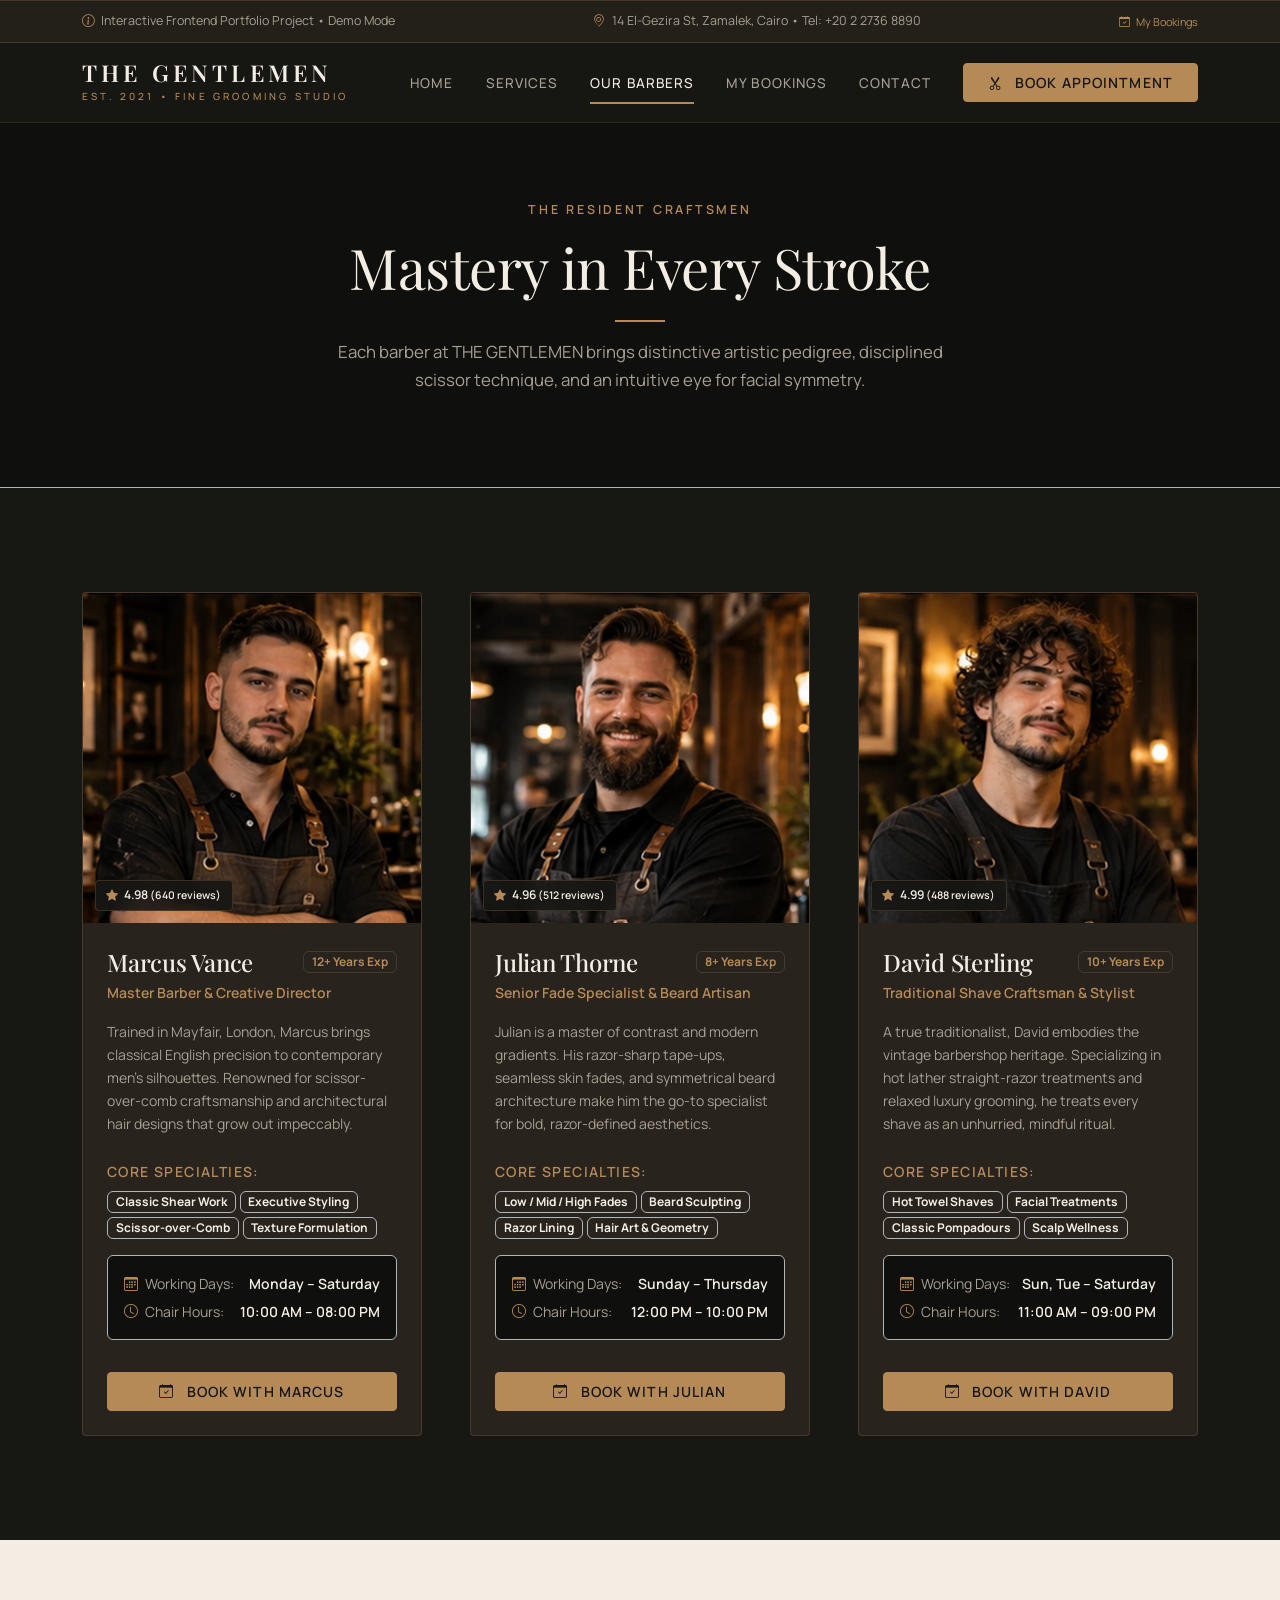
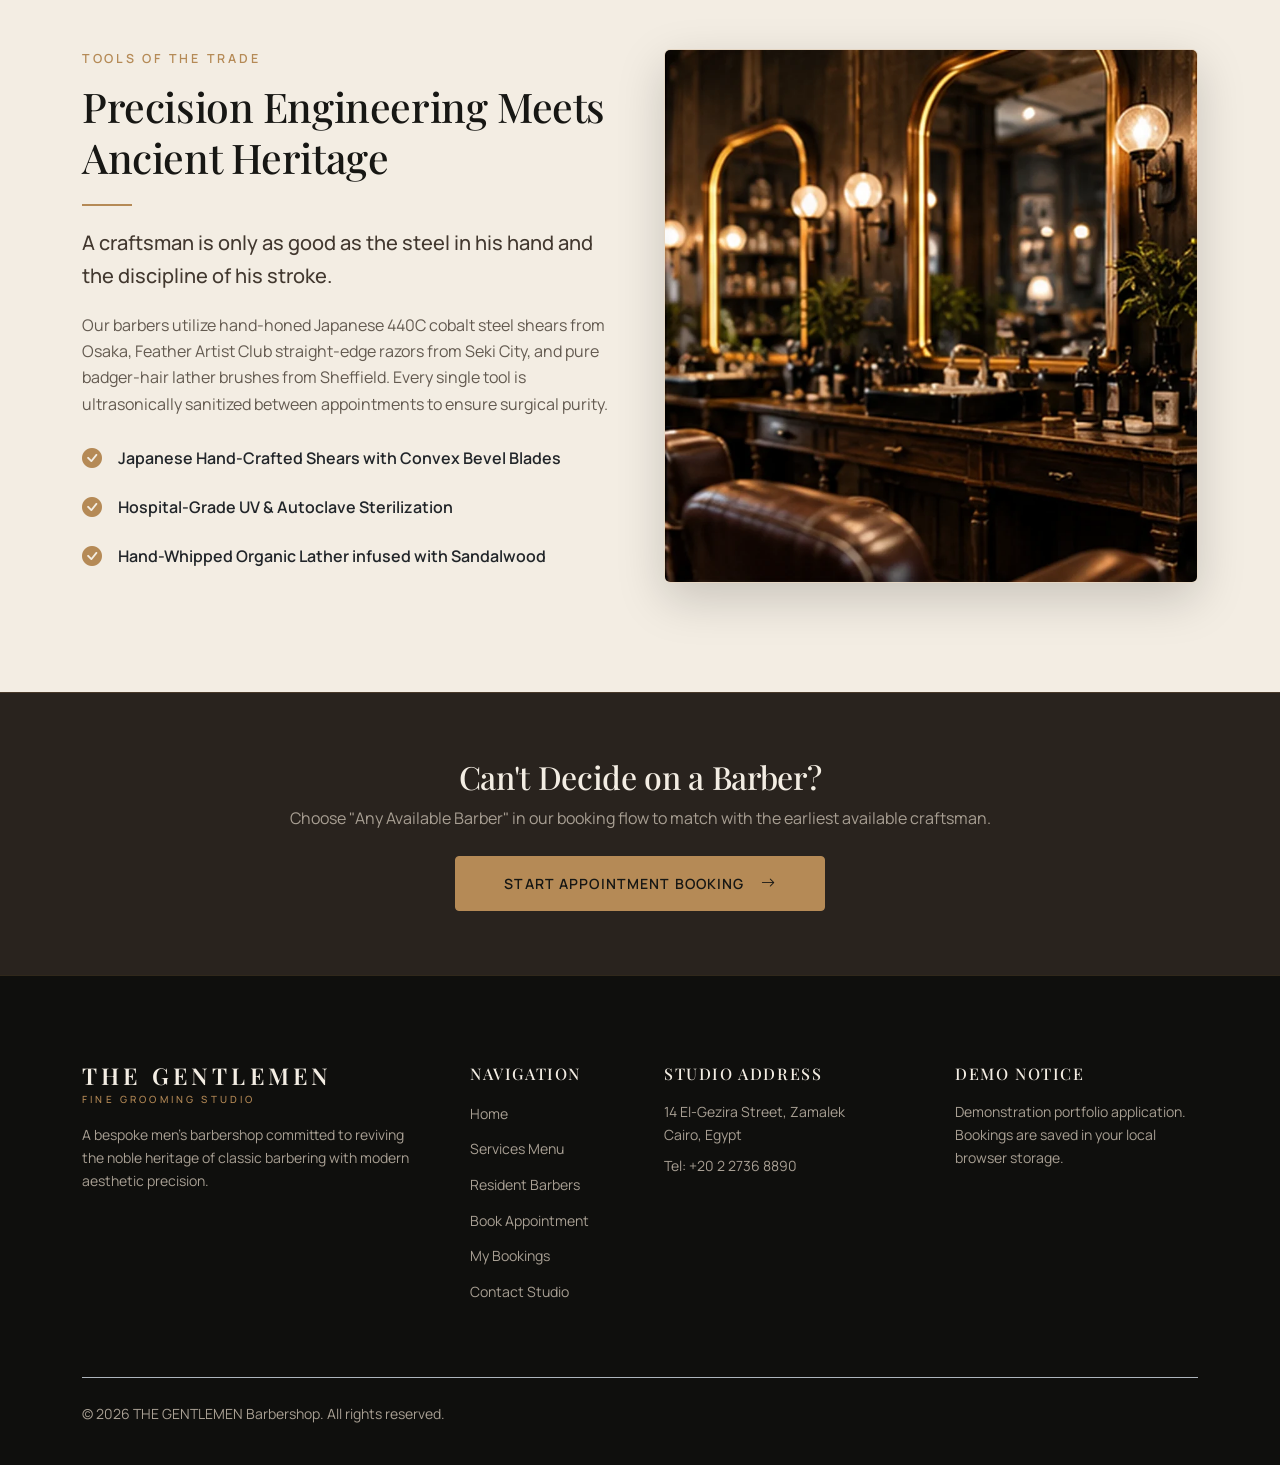
<file: barbers.html>
<!DOCTYPE html>
<html lang="en">
<head>
  <meta charset="UTF-8">
  <meta name="viewport" content="width=device-width, initial-scale=1.0">
  <title>Our Barbers & Master Craftsmen — THE GENTLEMEN</title>
  <meta name="description" content="Meet our resident master barbers: Marcus Vance, Julian Thorne, and David Sterling. Over 30 years of collective precision haircutting and shave craftsmanship.">

  <!-- Google Fonts -->
  <link rel="preconnect" href="https://fonts.googleapis.com">
  <link rel="preconnect" href="https://fonts.gstatic.com" crossorigin>
  <link href="https://fonts.googleapis.com/css2?family=Manrope:wght@300;400;500;600;700&family=Playfair+Display:ital,wght@0,400;0,500;0,600;0,700;1,400&display=swap" rel="stylesheet">

  <!-- Bootstrap 5 & Icons -->
  <link href="https://cdn.jsdelivr.net/npm/bootstrap@5.3.3/dist/css/bootstrap.min.css" rel="stylesheet">
  <link href="https://cdn.jsdelivr.net/npm/bootstrap-icons@1.11.3/font/bootstrap-icons.min.css" rel="stylesheet">

  <!-- Custom Stylesheets -->
  <link rel="stylesheet" href="assets/css/style.css">
  <link rel="stylesheet" href="assets/css/responsive.css">
</head>
<body>

  <!-- Top Strip -->
  <div class="demo-disclaimer-strip text-center">
    <div class="container d-flex justify-content-between align-items-center">
      <span class="d-none d-md-inline"><i class="bi bi-info-circle text-gold me-1"></i> Interactive Frontend Portfolio Project &bull; Demo Mode</span>
      <span class="mx-auto mx-md-0"><i class="bi bi-geo-alt text-gold me-1"></i> 14 El-Gezira St, Zamalek, Cairo &bull; Tel: +20 2 2736 8890</span>
      <a href="my-bookings.html" class="text-gold text-decoration-none small d-none d-md-inline"><i class="bi bi-calendar-check me-1"></i> My Bookings</a>
    </div>
  </div>

  <!-- Navigation -->
  <nav class="navbar navbar-expand-lg gentlemen-navbar sticky-top">
    <div class="container">
      <a class="brand-logo-link" href="index.html">
        <span class="brand-logo-title">THE GENTLEMEN</span>
        <span class="brand-logo-subtitle">EST. 2021 &bull; FINE GROOMING STUDIO</span>
      </a>

      <button class="navbar-toggler" type="button" data-bs-toggle="collapse" data-bs-target="#navbarBarbersContent" aria-label="Toggle navigation">
        <i class="bi bi-list fs-2 text-gold"></i>
      </button>

      <div class="collapse navbar-collapse" id="navbarBarbersContent">
        <ul class="navbar-nav ms-auto align-items-lg-center">
          <li class="nav-item">
            <a class="nav-link" href="index.html">Home</a>
          </li>
          <li class="nav-item">
            <a class="nav-link" href="services.html">Services</a>
          </li>
          <li class="nav-item">
            <a class="nav-link active" href="barbers.html">Our Barbers</a>
          </li>
          <li class="nav-item">
            <a class="nav-link" href="my-bookings.html">My Bookings</a>
          </li>
          <li class="nav-item">
            <a class="nav-link" href="contact.html">Contact</a>
          </li>
          <li class="nav-item ms-lg-3 mt-3 mt-lg-0">
            <a href="booking.html" class="btn btn-bronze px-4 py-2">
              <i class="bi bi-scissors me-1"></i> Book Appointment
            </a>
          </li>
        </ul>
      </div>
    </div>
  </nav>

  <!-- Editorial Header -->
  <header class="py-5 bg-charcoal-deep border-bottom border-dark-subtle position-relative overflow-hidden">
    <div class="container py-4 text-center">
      <span class="section-eyebrow">The Resident Craftsmen</span>
      <h1 class="display-4 font-playfair text-ivory mb-3">Mastery in Every Stroke</h1>
      <div class="gold-divider mx-auto mb-3"></div>
      <p class="section-subtitle mx-auto">
        Each barber at THE GENTLEMEN brings distinctive artistic pedigree, disciplined scissor technique, and an intuitive eye for facial symmetry.
      </p>
    </div>
  </header>

  <!-- Barbers In-Depth Profiles Section -->
  <section class="section-padding bg-charcoal">
    <div class="container">
      <div class="row g-5">
        
        <!-- Barber 1: Marcus Vance -->
        <div class="col-lg-4 col-md-6">
          <div class="barber-preview-card h-100 d-flex flex-column justify-content-between">
            <div>
              <div class="barber-card-img-wrapper position-relative">
                <img src="assets/images/barber-01.webp" alt="Marcus Vance - Master Barber" class="barber-card-img" loading="eager">
                <div class="barber-card-rating">
                  <i class="bi bi-star-fill text-gold me-1"></i> 4.98 <small>(640 reviews)</small>
                </div>
              </div>
              <div class="p-4">
                <div class="d-flex justify-content-between align-items-center mb-1">
                  <h3 class="font-playfair fs-4 text-ivory mb-0">Marcus Vance</h3>
                  <span class="badge bg-espresso-subtle text-bronze border border-bronze-subtle">12+ Years Exp</span>
                </div>
                <div class="text-bronze small fw-semibold mb-3">Master Barber & Creative Director</div>
                
                <p class="text-muted-ivory small mb-4">
                  Trained in Mayfair, London, Marcus brings classical English precision to contemporary men's silhouettes. Renowned for scissor-over-comb craftsmanship and architectural hair designs that grow out impeccably.
                </p>

                <div class="mb-3">
                  <span class="small text-bronze fw-semibold d-block mb-2 text-uppercase letter-spacing-1">Core Specialties:</span>
                  <div class="d-flex flex-wrap gap-1">
                    <span class="badge bg-espresso text-ivory border border-dark-subtle small">Classic Shear Work</span>
                    <span class="badge bg-espresso text-ivory border border-dark-subtle small">Executive Styling</span>
                    <span class="badge bg-espresso text-ivory border border-dark-subtle small">Scissor-over-Comb</span>
                    <span class="badge bg-espresso text-ivory border border-dark-subtle small">Texture Formulation</span>
                  </div>
                </div>

                <div class="p-3 bg-charcoal-deep rounded border border-dark-subtle small mb-2">
                  <div class="d-flex justify-content-between text-muted-ivory mb-1">
                    <span><i class="bi bi-calendar3 me-1 text-gold"></i> Working Days:</span>
                    <span class="text-ivory fw-semibold">Monday – Saturday</span>
                  </div>
                  <div class="d-flex justify-content-between text-muted-ivory">
                    <span><i class="bi bi-clock me-1 text-gold"></i> Chair Hours:</span>
                    <span class="text-ivory fw-semibold">10:00 AM – 08:00 PM</span>
                  </div>
                </div>
              </div>
            </div>

            <div class="p-4 pt-0">
              <a href="booking.html?barber=marcus-vance" class="btn btn-bronze w-100 py-2">
                <i class="bi bi-calendar-check me-1"></i> Book with Marcus
              </a>
            </div>
          </div>
        </div>

        <!-- Barber 2: Julian Thorne -->
        <div class="col-lg-4 col-md-6">
          <div class="barber-preview-card h-100 d-flex flex-column justify-content-between">
            <div>
              <div class="barber-card-img-wrapper position-relative">
                <img src="assets/images/barber-02.webp" alt="Julian Thorne - Senior Fade Specialist" class="barber-card-img" loading="eager">
                <div class="barber-card-rating">
                  <i class="bi bi-star-fill text-gold me-1"></i> 4.96 <small>(512 reviews)</small>
                </div>
              </div>
              <div class="p-4">
                <div class="d-flex justify-content-between align-items-center mb-1">
                  <h3 class="font-playfair fs-4 text-ivory mb-0">Julian Thorne</h3>
                  <span class="badge bg-espresso-subtle text-bronze border border-bronze-subtle">8+ Years Exp</span>
                </div>
                <div class="text-bronze small fw-semibold mb-3">Senior Fade Specialist & Beard Artisan</div>
                
                <p class="text-muted-ivory small mb-4">
                  Julian is a master of contrast and modern gradients. His razor-sharp tape-ups, seamless skin fades, and symmetrical beard architecture make him the go-to specialist for bold, razor-defined aesthetics.
                </p>

                <div class="mb-3">
                  <span class="small text-bronze fw-semibold d-block mb-2 text-uppercase letter-spacing-1">Core Specialties:</span>
                  <div class="d-flex flex-wrap gap-1">
                    <span class="badge bg-espresso text-ivory border border-dark-subtle small">Low / Mid / High Fades</span>
                    <span class="badge bg-espresso text-ivory border border-dark-subtle small">Beard Sculpting</span>
                    <span class="badge bg-espresso text-ivory border border-dark-subtle small">Razor Lining</span>
                    <span class="badge bg-espresso text-ivory border border-dark-subtle small">Hair Art & Geometry</span>
                  </div>
                </div>

                <div class="p-3 bg-charcoal-deep rounded border border-dark-subtle small mb-2">
                  <div class="d-flex justify-content-between text-muted-ivory mb-1">
                    <span><i class="bi bi-calendar3 me-1 text-gold"></i> Working Days:</span>
                    <span class="text-ivory fw-semibold">Sunday – Thursday</span>
                  </div>
                  <div class="d-flex justify-content-between text-muted-ivory">
                    <span><i class="bi bi-clock me-1 text-gold"></i> Chair Hours:</span>
                    <span class="text-ivory fw-semibold">12:00 PM – 10:00 PM</span>
                  </div>
                </div>
              </div>
            </div>

            <div class="p-4 pt-0">
              <a href="booking.html?barber=julian-thorne" class="btn btn-bronze w-100 py-2">
                <i class="bi bi-calendar-check me-1"></i> Book with Julian
              </a>
            </div>
          </div>
        </div>

        <!-- Barber 3: David Sterling -->
        <div class="col-lg-4 col-md-6 mx-auto">
          <div class="barber-preview-card h-100 d-flex flex-column justify-content-between">
            <div>
              <div class="barber-card-img-wrapper position-relative">
                <img src="assets/images/barber-03.webp" alt="David Sterling - Traditional Shave Craftsman" class="barber-card-img" loading="eager">
                <div class="barber-card-rating">
                  <i class="bi bi-star-fill text-gold me-1"></i> 4.99 <small>(488 reviews)</small>
                </div>
              </div>
              <div class="p-4">
                <div class="d-flex justify-content-between align-items-center mb-1">
                  <h3 class="font-playfair fs-4 text-ivory mb-0">David Sterling</h3>
                  <span class="badge bg-espresso-subtle text-bronze border border-bronze-subtle">10+ Years Exp</span>
                </div>
                <div class="text-bronze small fw-semibold mb-3">Traditional Shave Craftsman & Stylist</div>
                
                <p class="text-muted-ivory small mb-4">
                  A true traditionalist, David embodies the vintage barbershop heritage. Specializing in hot lather straight-razor treatments and relaxed luxury grooming, he treats every shave as an unhurried, mindful ritual.
                </p>

                <div class="mb-3">
                  <span class="small text-bronze fw-semibold d-block mb-2 text-uppercase letter-spacing-1">Core Specialties:</span>
                  <div class="d-flex flex-wrap gap-1">
                    <span class="badge bg-espresso text-ivory border border-dark-subtle small">Hot Towel Shaves</span>
                    <span class="badge bg-espresso text-ivory border border-dark-subtle small">Facial Treatments</span>
                    <span class="badge bg-espresso text-ivory border border-dark-subtle small">Classic Pompadours</span>
                    <span class="badge bg-espresso text-ivory border border-dark-subtle small">Scalp Wellness</span>
                  </div>
                </div>

                <div class="p-3 bg-charcoal-deep rounded border border-dark-subtle small mb-2">
                  <div class="d-flex justify-content-between text-muted-ivory mb-1">
                    <span><i class="bi bi-calendar3 me-1 text-gold"></i> Working Days:</span>
                    <span class="text-ivory fw-semibold">Sun, Tue – Saturday</span>
                  </div>
                  <div class="d-flex justify-content-between text-muted-ivory">
                    <span><i class="bi bi-clock me-1 text-gold"></i> Chair Hours:</span>
                    <span class="text-ivory fw-semibold">11:00 AM – 09:00 PM</span>
                  </div>
                </div>
              </div>
            </div>

            <div class="p-4 pt-0">
              <a href="booking.html?barber=david-sterling" class="btn btn-bronze w-100 py-2">
                <i class="bi bi-calendar-check me-1"></i> Book with David
              </a>
            </div>
          </div>
        </div>
      </div>
    </div>
  </section>

  <!-- Barber Tools & Philosophy Section (Warm Ivory Editorial) -->
  <section class="section-padding section-ivory">
    <div class="container">
      <div class="row align-items-center g-5">
        <div class="col-lg-6">
          <span class="section-eyebrow text-gold">Tools of the Trade</span>
          <h2 class="section-title font-playfair">Precision Engineering Meets Ancient Heritage</h2>
          <div class="gold-divider"></div>
          <p class="lead" style="color: #42382f; font-weight: 500;">
            A craftsman is only as good as the steel in his hand and the discipline of his stroke.
          </p>
          <p class="text-muted">
            Our barbers utilize hand-honed Japanese 440C cobalt steel shears from Osaka, Feather Artist Club straight-edge razors from Seki City, and pure badger-hair lather brushes from Sheffield. Every single tool is ultrasonically sanitized between appointments to ensure surgical purity.
          </p>
          <ul class="list-unstyled mt-4">
            <li class="mb-3 d-flex align-items-center">
              <i class="bi bi-check-circle-fill text-gold me-3 fs-5"></i>
              <span class="fw-semibold text-dark">Japanese Hand-Crafted Shears with Convex Bevel Blades</span>
            </li>
            <li class="mb-3 d-flex align-items-center">
              <i class="bi bi-check-circle-fill text-gold me-3 fs-5"></i>
              <span class="fw-semibold text-dark">Hospital-Grade UV & Autoclave Sterilization</span>
            </li>
            <li class="mb-3 d-flex align-items-center">
              <i class="bi bi-check-circle-fill text-gold me-3 fs-5"></i>
              <span class="fw-semibold text-dark">Hand-Whipped Organic Lather infused with Sandalwood</span>
            </li>
          </ul>
        </div>
        <div class="col-lg-6">
          <img src="assets/images/about-interior.webp" alt="The Gentlemen Barbering Tools and Lounge" class="img-fluid rounded shadow-lg border border-bronze-subtle w-100">
        </div>
      </div>
    </div>
  </section>

  <!-- Final CTA -->
  <section class="py-5 text-center bg-espresso border-top border-bronze-subtle">
    <div class="container py-3">
      <h3 class="font-playfair fs-2 text-ivory mb-2">Can't Decide on a Barber?</h3>
      <p class="text-muted-ivory mb-4">Choose "Any Available Barber" in our booking flow to match with the earliest available craftsman.</p>
      <a href="booking.html" class="btn btn-bronze px-5 py-3">
        Start Appointment Booking <i class="bi bi-arrow-right ms-2"></i>
      </a>
    </div>
  </section>

  <!-- Footer -->
  <footer class="gentlemen-footer">
    <div class="container">
      <div class="row g-5">
        <div class="col-lg-4">
          <div class="brand-logo-link mb-3">
            <span class="brand-logo-title">THE GENTLEMEN</span>
            <span class="brand-logo-subtitle">FINE GROOMING STUDIO</span>
          </div>
          <p class="small text-muted-ivory mb-4">
            A bespoke men's barbershop committed to reviving the noble heritage of classic barbering with modern aesthetic precision.
          </p>
        </div>

        <div class="col-6 col-lg-2">
          <h5 class="font-playfair fs-6 text-ivory mb-3 text-uppercase letter-spacing-1">Navigation</h5>
          <ul class="list-unstyled">
            <li><a href="index.html" class="footer-nav-link">Home</a></li>
            <li><a href="services.html" class="footer-nav-link">Services Menu</a></li>
            <li><a href="barbers.html" class="footer-nav-link">Resident Barbers</a></li>
            <li><a href="booking.html" class="footer-nav-link">Book Appointment</a></li>
            <li><a href="my-bookings.html" class="footer-nav-link">My Bookings</a></li>
            <li><a href="contact.html" class="footer-nav-link">Contact Studio</a></li>
          </ul>
        </div>

        <div class="col-6 col-lg-3">
          <h5 class="font-playfair fs-6 text-ivory mb-3 text-uppercase letter-spacing-1">Studio Address</h5>
          <p class="small text-muted-ivory mb-2">
            14 El-Gezira Street, Zamalek<br>Cairo, Egypt
          </p>
          <p class="small text-muted-ivory mb-0">
            Tel: +20 2 2736 8890
          </p>
        </div>

        <div class="col-lg-3">
          <h5 class="font-playfair fs-6 text-ivory mb-3 text-uppercase letter-spacing-1">Demo Notice</h5>
          <p class="small text-muted-ivory">
            Demonstration portfolio application. Bookings are saved in your local browser storage.
          </p>
        </div>
      </div>

      <div class="mt-5 pt-4 border-top border-dark-subtle d-flex flex-wrap justify-content-between align-items-center small text-muted-ivory">
        <div>&copy; <span id="current-year">2026</span> THE GENTLEMEN Barbershop. All rights reserved.</div>
      </div>
    </div>
  </footer>

  <!-- Bootstrap 5 JS -->
  <script src="https://cdn.jsdelivr.net/npm/bootstrap@5.3.3/dist/js/bootstrap.bundle.min.js"></script>

  <!-- Modular Scripts -->
  <script src="assets/js/data.js"></script>
  <script src="assets/js/storage.js"></script>
  <script src="assets/js/validation.js"></script>
  <script src="assets/js/main.js"></script>
</body>
</html>
</file>
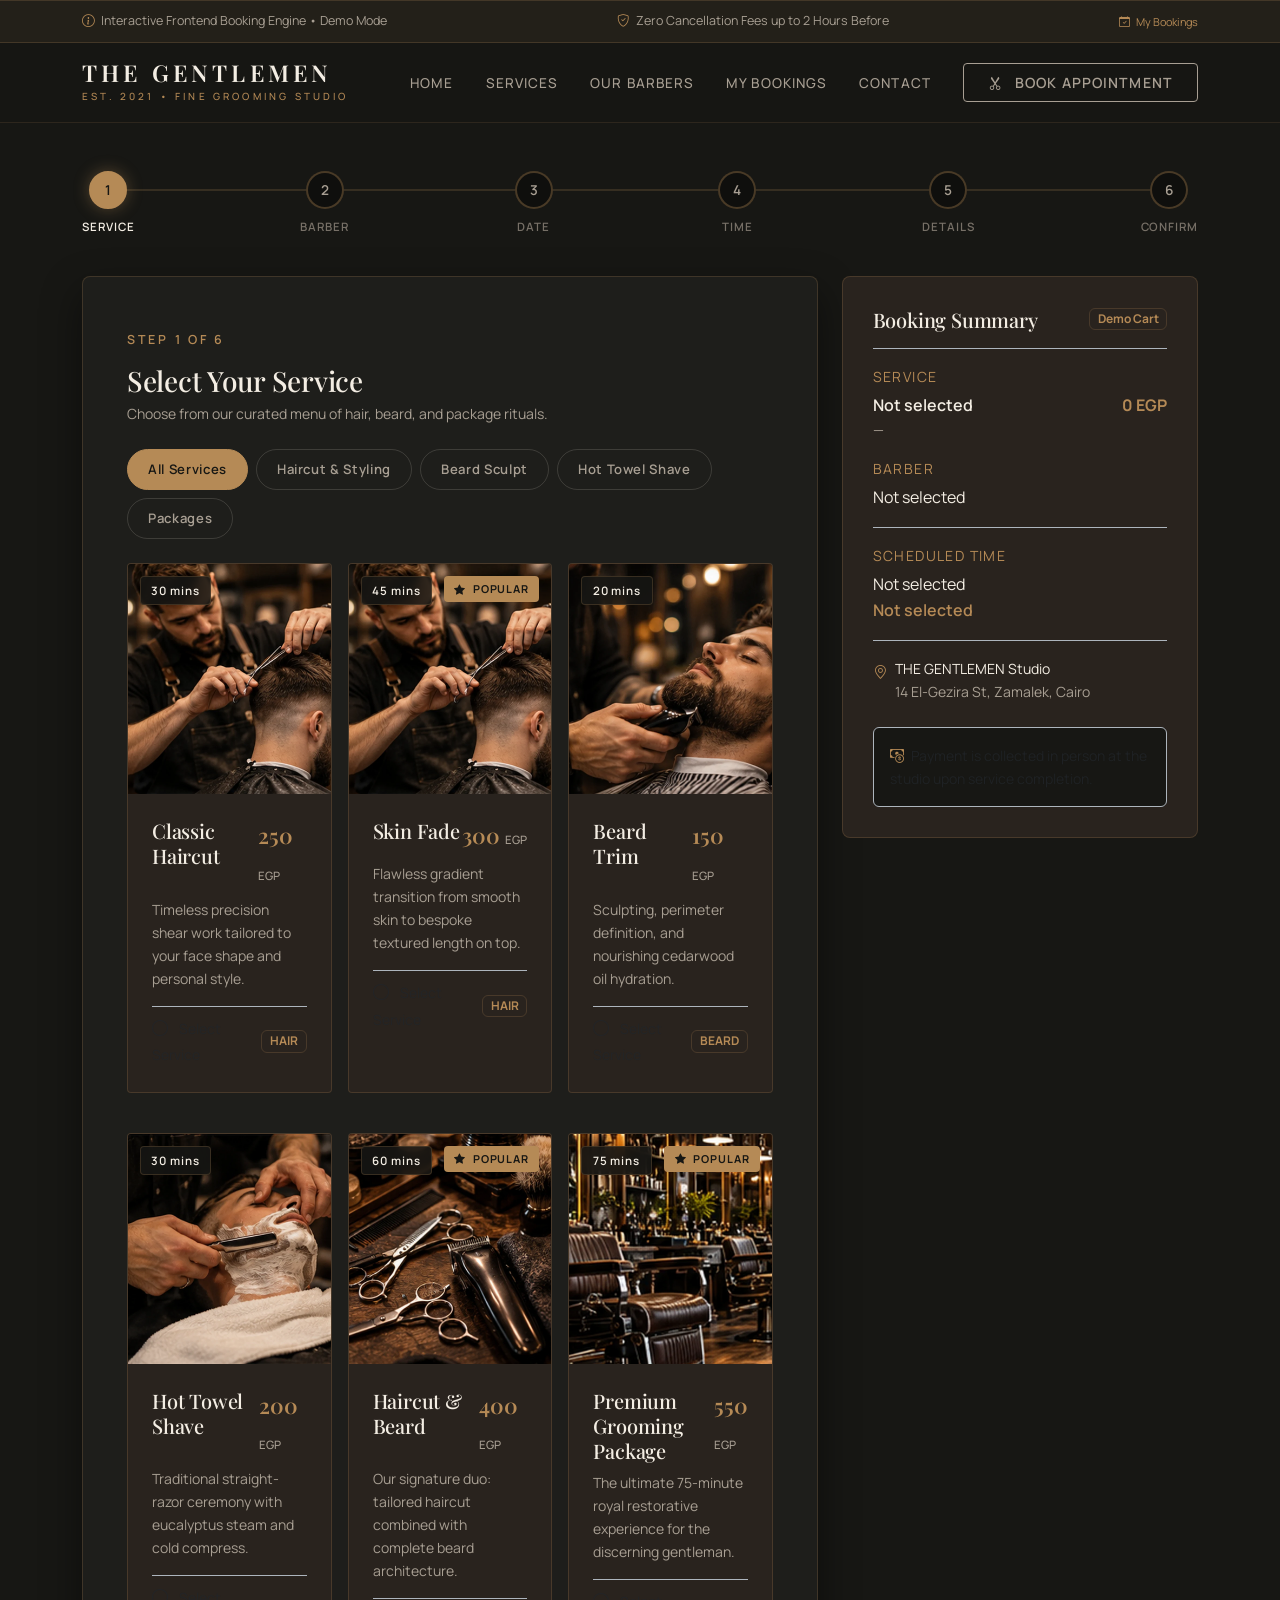
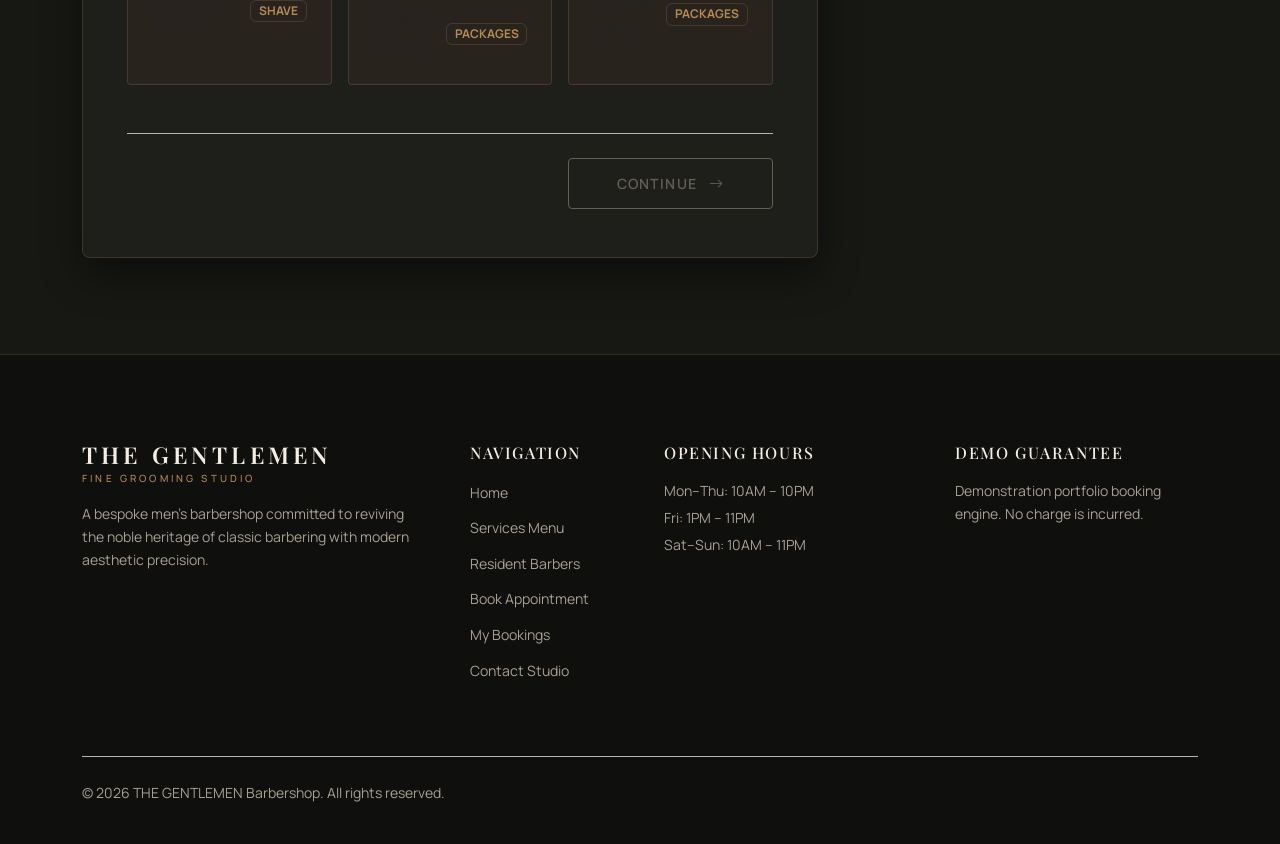
<file: booking.html>
<!DOCTYPE html>
<html lang="en">
<head>
  <meta charset="UTF-8">
  <meta name="viewport" content="width=device-width, initial-scale=1.0">
  <title>Book An Appointment — THE GENTLEMEN Barbershop</title>
  <meta name="description" content="Reserve your chair with Marcus Vance, Julian Thorne, or David Sterling at THE GENTLEMEN. Instant interactive slot availability and confirmation.">

  <!-- Google Fonts -->
  <link rel="preconnect" href="https://fonts.googleapis.com">
  <link rel="preconnect" href="https://fonts.gstatic.com" crossorigin>
  <link href="https://fonts.googleapis.com/css2?family=Manrope:wght@300;400;500;600;700&family=Playfair+Display:ital,wght@0,400;0,500;0,600;0,700;1,400&display=swap" rel="stylesheet">

  <!-- Bootstrap 5 & Icons -->
  <link href="https://cdn.jsdelivr.net/npm/bootstrap@5.3.3/dist/css/bootstrap.min.css" rel="stylesheet">
  <link href="https://cdn.jsdelivr.net/npm/bootstrap-icons@1.11.3/font/bootstrap-icons.min.css" rel="stylesheet">

  <!-- Custom Stylesheets -->
  <link rel="stylesheet" href="assets/css/style.css">
  <link rel="stylesheet" href="assets/css/responsive.css">
</head>
<body class="bg-charcoal">

  <!-- Top Strip -->
  <div class="demo-disclaimer-strip text-center">
    <div class="container d-flex justify-content-between align-items-center">
      <span class="d-none d-md-inline"><i class="bi bi-info-circle text-gold me-1"></i> Interactive Frontend Booking Engine &bull; Demo Mode</span>
      <span class="mx-auto mx-md-0"><i class="bi bi-shield-check text-gold me-1"></i> Zero Cancellation Fees up to 2 Hours Before</span>
      <a href="my-bookings.html" class="text-gold text-decoration-none small d-none d-md-inline"><i class="bi bi-calendar-check me-1"></i> My Bookings</a>
    </div>
  </div>

  <!-- Navigation -->
  <nav class="navbar navbar-expand-lg gentlemen-navbar sticky-top">
    <div class="container">
      <a class="brand-logo-link" href="index.html">
        <span class="brand-logo-title">THE GENTLEMEN</span>
        <span class="brand-logo-subtitle">EST. 2021 &bull; FINE GROOMING STUDIO</span>
      </a>

      <button class="navbar-toggler" type="button" data-bs-toggle="collapse" data-bs-target="#navbarBookingContent" aria-label="Toggle navigation">
        <i class="bi bi-list fs-2 text-gold"></i>
      </button>

      <div class="collapse navbar-collapse" id="navbarBookingContent">
        <ul class="navbar-nav ms-auto align-items-lg-center">
          <li class="nav-item">
            <a class="nav-link" href="index.html">Home</a>
          </li>
          <li class="nav-item">
            <a class="nav-link" href="services.html">Services</a>
          </li>
          <li class="nav-item">
            <a class="nav-link" href="barbers.html">Our Barbers</a>
          </li>
          <li class="nav-item">
            <a class="nav-link" href="my-bookings.html">My Bookings</a>
          </li>
          <li class="nav-item">
            <a class="nav-link" href="contact.html">Contact</a>
          </li>
          <li class="nav-item ms-lg-3 mt-3 mt-lg-0">
            <a href="booking.html" class="btn btn-bronze px-4 py-2 active">
              <i class="bi bi-scissors me-1"></i> Book Appointment
            </a>
          </li>
        </ul>
      </div>
    </div>
  </nav>

  <!-- Reschedule Alert Banner (Shown dynamically when ?reschedule=ID) -->
  <div id="reschedule-alert-banner" class="bg-espresso border-bottom border-bronze py-3 d-none">
    <div class="container d-flex justify-content-between align-items-center flex-wrap gap-2">
      <div class="d-flex align-items-center text-ivory">
        <i class="bi bi-arrow-repeat text-gold fs-4 me-3"></i>
        <div>
          <span class="fw-bold text-gold">Rescheduling Existing Appointment: </span>
          <span id="reschedule-ref-id" class="badge bg-charcoal text-gold font-monospace px-2 py-1">TG-000000</span>
          <span class="d-block small text-muted-ivory">Select your new preferred date and time slot below.</span>
        </div>
      </div>
      <a href="booking.html" class="btn btn-outline-bronze btn-sm">Cancel Reschedule</a>
    </div>
  </div>

  <!-- Page Container -->
  <div class="container py-5">
    
    <!-- Wizard Stepper Breadcrumb Header -->
    <div class="booking-stepper-container" id="booking-stepper">
      <button type="button" class="step-progress-item active" data-step="1">
        <div class="step-indicator-circle">1</div>
        <div class="step-label">Service</div>
      </button>

      <button type="button" class="step-progress-item" data-step="2">
        <div class="step-indicator-circle">2</div>
        <div class="step-label">Barber</div>
      </button>

      <button type="button" class="step-progress-item" data-step="3">
        <div class="step-indicator-circle">3</div>
        <div class="step-label">Date</div>
      </button>

      <button type="button" class="step-progress-item" data-step="4">
        <div class="step-indicator-circle">4</div>
        <div class="step-label">Time</div>
      </button>

      <button type="button" class="step-progress-item" data-step="5">
        <div class="step-indicator-circle">5</div>
        <div class="step-label">Details</div>
      </button>

      <button type="button" class="step-progress-item" data-step="6">
        <div class="step-indicator-circle">6</div>
        <div class="step-label">Confirm</div>
      </button>
    </div>

    <!-- Main Wizard Row -->
    <div class="row g-4" id="booking-main-row">
      
      <!-- Left Column: Step Content Wizard Box -->
      <div class="col-lg-8">
        <div class="booking-wizard-box" id="booking-wizard-card">
          
          <!-- ================= STEP 1: SELECT SERVICE ================= -->
          <div class="booking-step-pane active" data-step="1">
            <div class="mb-4">
              <span class="section-eyebrow">Step 1 of 6</span>
              <h2 class="font-playfair fs-3 text-ivory mb-1">Select Your Service</h2>
              <p class="text-muted-ivory small mb-3">Choose from our curated menu of hair, beard, and package rituals.</p>

              <!-- Category filter pills -->
              <div class="d-flex flex-wrap gap-2 pt-2">
                <button type="button" class="service-filter-btn active" data-filter="all">All Services</button>
                <button type="button" class="service-filter-btn" data-filter="hair">Haircut & Styling</button>
                <button type="button" class="service-filter-btn" data-filter="beard">Beard Sculpt</button>
                <button type="button" class="service-filter-btn" data-filter="shave">Hot Towel Shave</button>
                <button type="button" class="service-filter-btn" data-filter="packages">Packages</button>
              </div>
            </div>

            <!-- Services Grid -->
            <div class="row g-3" id="services-grid-container">
              <!-- Rendered via booking.js -->
            </div>
          </div>

          <!-- ================= STEP 2: SELECT BARBER ================= -->
          <div class="booking-step-pane" data-step="2">
            <div class="mb-4">
              <span class="section-eyebrow">Step 2 of 6</span>
              <h2 class="font-playfair fs-3 text-ivory mb-1">Select Your Master Barber</h2>
              <p class="text-muted-ivory small mb-0">Choose your preferred resident craftsman or pick 'Any Available Barber' for earliest availability.</p>
            </div>

            <div class="row g-3" id="barbers-grid-container">
              <!-- Rendered via booking.js -->
            </div>
          </div>

          <!-- ================= STEP 3: CHOOSE DATE ================= -->
          <div class="booking-step-pane" data-step="3">
            <div class="mb-4">
              <span class="section-eyebrow">Step 3 of 6</span>
              <h2 class="font-playfair fs-3 text-ivory mb-1">Choose Appointment Date</h2>
              <p class="text-muted-ivory small mb-0">Past dates are disabled. Barber rest days are marked accordingly.</p>
            </div>

            <div class="calendar-widget">
              <!-- Calendar Navigation Header -->
              <div class="calendar-header">
                <button type="button" class="calendar-nav-btn" id="calendar-prev-month" aria-label="Previous Month">
                  <i class="bi bi-chevron-left"></i>
                </button>
                <h4 class="font-playfair fs-5 text-ivory mb-0" id="calendar-month-year">October 2026</h4>
                <button type="button" class="calendar-nav-btn" id="calendar-next-month" aria-label="Next Month">
                  <i class="bi bi-chevron-right"></i>
                </button>
              </div>

              <!-- Day of Week Headers -->
              <div class="calendar-weekdays-grid">
                <div class="calendar-weekday">Sun</div>
                <div class="calendar-weekday">Mon</div>
                <div class="calendar-weekday">Tue</div>
                <div class="calendar-weekday">Wed</div>
                <div class="calendar-weekday">Thu</div>
                <div class="calendar-weekday">Fri</div>
                <div class="calendar-weekday">Sat</div>
              </div>

              <!-- Days Grid -->
              <div class="calendar-days-grid" id="calendar-days-grid">
                <!-- Rendered dynamically -->
              </div>

              <!-- Calendar Legend -->
              <div class="d-flex flex-wrap gap-3 mt-4 pt-3 border-top border-dark-subtle small text-muted-ivory">
                <div class="d-flex align-items-center">
                  <span class="d-inline-block bg-bronze rounded me-2" style="width: 14px; height: 14px;"></span> Selected
                </div>
                <div class="d-flex align-items-center">
                  <span class="d-inline-block border border-bronze rounded me-2" style="width: 14px; height: 14px;"></span> Today
                </div>
                <div class="d-flex align-items-center">
                  <span class="d-inline-block bg-dark border border-secondary rounded me-2 opacity-50" style="width: 14px; height: 14px;"></span> Past Date
                </div>
                <div class="d-flex align-items-center">
                  <span class="d-inline-block rounded me-2" style="width: 14px; height: 14px; background-color: rgba(255, 75, 75, 0.3);"></span> Barber Off
                </div>
              </div>
            </div>
          </div>

          <!-- ================= STEP 4: SELECT AVAILABLE TIME ================= -->
          <div class="booking-step-pane" data-step="4">
            <div class="mb-4">
              <span class="section-eyebrow">Step 4 of 6</span>
              <h2 class="font-playfair fs-3 text-ivory mb-1">Select Available Time</h2>
              <p class="text-muted-ivory small mb-1">
                Showing live open slots for: <span id="selected-date-slot-heading" class="text-gold fw-bold">Date</span>
              </p>
              <p class="text-muted small mb-0">
                Slots automatically verify required service duration, barber shifts, and existing bookings.
              </p>
            </div>

            <div id="time-slots-container">
              <!-- Rendered via booking.js -->
            </div>
          </div>

          <!-- ================= STEP 5: ENTER CUSTOMER DETAILS ================= -->
          <div class="booking-step-pane" data-step="5">
            <div class="mb-4">
              <span class="section-eyebrow">Step 5 of 6</span>
              <h2 class="font-playfair fs-3 text-ivory mb-1">Customer Information</h2>
              <p class="text-muted-ivory small mb-0">Please provide your contact info so we can prepare your chair.</p>
            </div>

            <form id="customer-details-form" novalidate onsubmit="return false;">
              <div class="row g-3">
                <div class="col-12">
                  <div class="gentlemen-form-group">
                    <label for="cust-name" class="gentlemen-form-label">Full Name <span class="text-gold">*</span></label>
                    <input type="text" class="form-control" id="cust-name" placeholder="e.g. Omar El-Sherif" required autocomplete="name">
                    <div class="invalid-feedback" id="cust-name-feedback">Please enter your full name.</div>
                  </div>
                </div>

                <div class="col-md-6">
                  <div class="gentlemen-form-group">
                    <label for="cust-email" class="gentlemen-form-label">Email Address <span class="text-gold">*</span></label>
                    <input type="email" class="form-control" id="cust-email" placeholder="e.g. omar@example.com" required autocomplete="email">
                    <div class="invalid-feedback" id="cust-email-feedback">Please enter a valid email address.</div>
                  </div>
                </div>

                <div class="col-md-6">
                  <div class="gentlemen-form-group">
                    <label for="cust-phone" class="gentlemen-form-label">Phone Number <span class="text-gold">*</span></label>
                    <input type="tel" class="form-control" id="cust-phone" placeholder="e.g. +20 100 123 4567" required autocomplete="tel">
                    <div class="invalid-feedback" id="cust-phone-feedback">Please enter a valid phone number.</div>
                  </div>
                </div>

                <div class="col-12">
                  <div class="gentlemen-form-group">
                    <label for="cust-notes" class="gentlemen-form-label">Grooming Preferences / Special Notes (Optional)</label>
                    <textarea class="form-control" id="cust-notes" rows="3" placeholder="Tell us about your haircut history, sensitive skin concerns, preferred beverage, etc."></textarea>
                  </div>
                </div>
              </div>
            </form>
          </div>

          <!-- ================= STEP 6: REVIEW & CONFIRM ================= -->
          <div class="booking-step-pane" data-step="6">
            <div class="mb-4">
              <span class="section-eyebrow">Step 6 of 6</span>
              <h2 class="font-playfair fs-3 text-ivory mb-1">Review Your Reservation</h2>
              <p class="text-muted-ivory small mb-0">Please verify your booking summary before locking in your chair.</p>
            </div>

            <div class="bg-espresso p-4 rounded border border-bronze-subtle mb-4">
              <div class="row g-4 align-items-center">
                <div class="col-md-6">
                  <div class="d-flex align-items-center mb-3">
                    <img id="review-barber-img" src="assets/images/barber-01.webp" alt="Barber" class="rounded-circle me-3 border border-bronze" style="width: 60px; height: 60px; object-fit: cover;">
                    <div>
                      <div class="small text-bronze text-uppercase letter-spacing-1">Resident Barber</div>
                      <h4 class="font-playfair fs-5 text-ivory mb-0" id="review-barber-name">Marcus Vance</h4>
                      <div class="small text-muted-ivory" id="review-barber-title">Master Barber</div>
                    </div>
                  </div>

                  <div class="mb-3">
                    <div class="small text-bronze text-uppercase letter-spacing-1">Service & Duration</div>
                    <div class="text-ivory fw-bold fs-5" id="review-service-name">Classic Haircut</div>
                    <div class="text-muted-ivory small" id="review-service-duration">30 minutes</div>
                  </div>
                </div>

                <div class="col-md-6 border-start-md border-dark-subtle ps-md-4">
                  <div class="mb-3">
                    <div class="small text-bronze text-uppercase letter-spacing-1">Date & Time</div>
                    <div class="text-ivory fw-bold" id="review-datetime">Friday, Nov 5 &bull; 02:30 PM</div>
                    <div class="small text-muted-ivory">Zamalek Studio Lounge</div>
                  </div>

                  <div class="mb-3">
                    <div class="small text-bronze text-uppercase letter-spacing-1">Client Details</div>
                    <div class="text-ivory" id="review-customer-name">Client Name</div>
                    <div class="small text-muted-ivory" id="review-customer-email">client@email.com</div>
                    <div class="small text-muted-ivory" id="review-customer-phone">+20 100 000 0000</div>
                  </div>
                </div>
              </div>

              <div class="border-top border-dark-subtle pt-3 mt-3">
                <div class="small text-bronze text-uppercase letter-spacing-1">Special Notes</div>
                <p class="text-muted-ivory small mb-0" id="review-customer-notes">None provided.</p>
              </div>

              <div class="border-top border-dark-subtle pt-3 mt-3 d-flex justify-content-between align-items-center">
                <span class="text-ivory fw-semibold">Total Due At Studio:</span>
                <span class="fs-4 font-playfair text-gold fw-bold" id="review-service-price">250 EGP</span>
              </div>
            </div>

            <div class="p-3 bg-charcoal-deep rounded border border-dark-subtle small text-muted-ivory mb-4">
              <i class="bi bi-shield-check text-gold me-2"></i>
              <strong>Booking Policy:</strong> You may cancel or reschedule at no charge up to 2 hours before your scheduled time. In demo mode, this appointment will be recorded exclusively in your local browser storage.
            </div>

            <button type="button" class="btn btn-bronze w-100 py-3 fs-6" id="booking-btn-submit">
              Confirm Reservation <i class="bi bi-arrow-right ms-2"></i>
            </button>
          </div>

          <!-- Wizard Back & Next Action Bar (Steps 1–5) -->
          <div class="d-flex justify-content-between align-items-center pt-4 mt-4 border-top border-dark-subtle">
            <button type="button" class="btn btn-outline-bronze px-4" id="booking-btn-back" style="visibility: hidden;">
              <i class="bi bi-arrow-left me-1"></i> Back
            </button>

            <button type="button" class="btn btn-bronze px-5" id="booking-btn-next" disabled>
              Continue <i class="bi bi-arrow-right ms-1"></i>
            </button>
          </div>

        </div>

        <!-- ================= CONFIRMATION SUCCESS PANE ================= -->
        <div id="booking-confirmation-pane" class="d-none">
          <div class="confirmation-receipt-card text-center">
            
            <div class="mb-4">
              <i class="bi bi-check2-circle text-gold display-3 d-block mb-2"></i>
              <span class="section-eyebrow">Reservation Confirmed</span>
              <h2 class="font-playfair text-ivory mb-2">We Look Forward to Welcoming You</h2>
              <p class="text-muted-ivory small mb-4">Your appointment has been secured and logged in your browser's demo storage.</p>
              
              <div class="mb-4">
                <span class="small text-muted d-block mb-1">Your Booking Reference:</span>
                <span class="booking-ref-badge" id="conf-ref-id">TG-849201</span>
              </div>
            </div>

            <!-- Receipt Breakdown Table -->
            <div class="bg-charcoal p-4 rounded border border-bronze-subtle text-start mb-4">
              <div class="row g-3">
                <div class="col-sm-6">
                  <span class="small text-muted d-block">Service:</span>
                  <span class="text-ivory fw-semibold" id="conf-service">Classic Haircut</span>
                </div>
                <div class="col-sm-6">
                  <span class="small text-muted d-block">Craftsman:</span>
                  <span class="text-ivory fw-semibold" id="conf-barber">Marcus Vance</span>
                </div>
                <div class="col-sm-6">
                  <span class="small text-muted d-block">Date & Time:</span>
                  <span class="text-gold fw-semibold" id="conf-datetime">Nov 5, 2026 at 2:30 PM</span>
                </div>
                <div class="col-sm-6">
                  <span class="small text-muted d-block">Total to Pay (in Studio):</span>
                  <span class="text-ivory fw-bold" id="conf-price">250 EGP</span>
                </div>
                <div class="col-12 border-top border-dark-subtle pt-2">
                  <span class="small text-muted d-block">Client:</span>
                  <span class="text-ivory" id="conf-customer-name">Client</span> &bull; 
                  <span class="text-muted-ivory small" id="conf-customer-contact">email@example.com</span>
                </div>
                <div class="col-12">
                  <span class="small text-muted d-block">Location:</span>
                  <span class="text-muted-ivory small">14 El-Gezira Street, Zamalek, Cairo (Valet available)</span>
                </div>
              </div>
            </div>

            <!-- Action Buttons -->
            <div class="d-flex flex-wrap justify-content-center gap-3 mb-4">
              <button type="button" class="btn btn-outline-bronze" id="btn-download-calendar">
                <i class="bi bi-calendar-event me-2"></i> Add to Calendar (.ics)
              </button>
              <a href="my-bookings.html" class="btn btn-bronze">
                <i class="bi bi-journal-bookmark me-2"></i> View in My Bookings
              </a>
              <a href="booking.html" class="btn btn-outline-light-custom">
                Book Another Appointment
              </a>
            </div>

            <div class="small text-muted-ivory pt-3 border-top border-dark-subtle">
              <i class="bi bi-info-circle me-1 text-gold"></i>
              Frontend Demo Note: No actual calendar server or SMS gateway was notified. This booking exists safely in your current browser session.
            </div>

          </div>
        </div>

      </div>

      <!-- Right Column: Sticky Live Booking Summary -->
      <div class="col-lg-4">
        <div class="booking-summary-box" id="booking-summary-sidebar">
          <div class="d-flex justify-content-between align-items-center pb-3 mb-3 border-bottom border-dark-subtle">
            <h4 class="font-playfair fs-5 text-ivory mb-0">Booking Summary</h4>
            <span class="badge bg-espresso-subtle text-gold border border-bronze-subtle small">Demo Cart</span>
          </div>

          <!-- Service row -->
          <div class="mb-3">
            <span class="small text-bronze text-uppercase letter-spacing-1 d-block mb-1">Service</span>
            <div class="d-flex justify-content-between align-items-start">
              <span class="text-ivory fw-semibold" id="sum-service-name">Not selected</span>
              <span class="text-gold fw-bold" id="sum-service-price">0 EGP</span>
            </div>
            <div class="small text-muted-ivory" id="sum-service-duration">—</div>
          </div>

          <!-- Barber row -->
          <div class="mb-3 pb-3 border-bottom border-dark-subtle">
            <span class="small text-bronze text-uppercase letter-spacing-1 d-block mb-1">Barber</span>
            <div class="d-flex align-items-center">
              <img id="sum-barber-img" src="assets/images/about-interior.webp" alt="Barber" class="rounded-circle me-2 border border-bronze d-none" style="width: 32px; height: 32px; object-fit: cover;">
              <span class="text-ivory" id="sum-barber-name">Not selected</span>
            </div>
          </div>

          <!-- Date & Time row -->
          <div class="mb-3 pb-3 border-bottom border-dark-subtle">
            <span class="small text-bronze text-uppercase letter-spacing-1 d-block mb-1">Scheduled Time</span>
            <div class="text-ivory" id="sum-date">Not selected</div>
            <div class="text-gold fw-semibold" id="sum-time">Not selected</div>
          </div>

          <!-- Location Info -->
          <div class="small text-muted-ivory mb-4">
            <div class="d-flex align-items-start">
              <i class="bi bi-geo-alt text-gold me-2 mt-1"></i>
              <div>
                <span class="text-ivory d-block">THE GENTLEMEN Studio</span>
                14 El-Gezira St, Zamalek, Cairo
              </div>
            </div>
          </div>

          <div class="p-3 bg-charcoal rounded border border-dark-subtle small text-muted">
            <i class="bi bi-cash-coin text-gold me-1"></i> Payment is collected in person at the studio upon service completion.
          </div>
        </div>
      </div>

    </div>

  </div>

  <!-- Footer -->
  <footer class="gentlemen-footer mt-5">
    <div class="container">
      <div class="row g-5">
        <div class="col-lg-4">
          <div class="brand-logo-link mb-3">
            <span class="brand-logo-title">THE GENTLEMEN</span>
            <span class="brand-logo-subtitle">FINE GROOMING STUDIO</span>
          </div>
          <p class="small text-muted-ivory mb-4">
            A bespoke men's barbershop committed to reviving the noble heritage of classic barbering with modern aesthetic precision.
          </p>
        </div>

        <div class="col-6 col-lg-2">
          <h5 class="font-playfair fs-6 text-ivory mb-3 text-uppercase letter-spacing-1">Navigation</h5>
          <ul class="list-unstyled">
            <li><a href="index.html" class="footer-nav-link">Home</a></li>
            <li><a href="services.html" class="footer-nav-link">Services Menu</a></li>
            <li><a href="barbers.html" class="footer-nav-link">Resident Barbers</a></li>
            <li><a href="booking.html" class="footer-nav-link">Book Appointment</a></li>
            <li><a href="my-bookings.html" class="footer-nav-link">My Bookings</a></li>
            <li><a href="contact.html" class="footer-nav-link">Contact Studio</a></li>
          </ul>
        </div>

        <div class="col-6 col-lg-3">
          <h5 class="font-playfair fs-6 text-ivory mb-3 text-uppercase letter-spacing-1">Opening Hours</h5>
          <p class="small text-muted-ivory mb-1">Mon–Thu: 10AM – 10PM</p>
          <p class="small text-muted-ivory mb-1">Fri: 1PM – 11PM</p>
          <p class="small text-muted-ivory mb-0">Sat–Sun: 10AM – 11PM</p>
        </div>

        <div class="col-lg-3">
          <h5 class="font-playfair fs-6 text-ivory mb-3 text-uppercase letter-spacing-1">Demo Guarantee</h5>
          <p class="small text-muted-ivory">
            Demonstration portfolio booking engine. No charge is incurred.
          </p>
        </div>
      </div>

      <div class="mt-5 pt-4 border-top border-dark-subtle d-flex flex-wrap justify-content-between align-items-center small text-muted-ivory">
        <div>&copy; <span id="current-year">2026</span> THE GENTLEMEN Barbershop. All rights reserved.</div>
      </div>
    </div>
  </footer>

  <!-- Bootstrap 5 JS -->
  <script src="https://cdn.jsdelivr.net/npm/bootstrap@5.3.3/dist/js/bootstrap.bundle.min.js"></script>

  <!-- Modular Scripts -->
  <script src="assets/js/data.js"></script>
  <script src="assets/js/storage.js"></script>
  <script src="assets/js/validation.js"></script>
  <script src="assets/js/main.js"></script>
  <script src="assets/js/booking.js"></script>
</body>
</html>
</file>
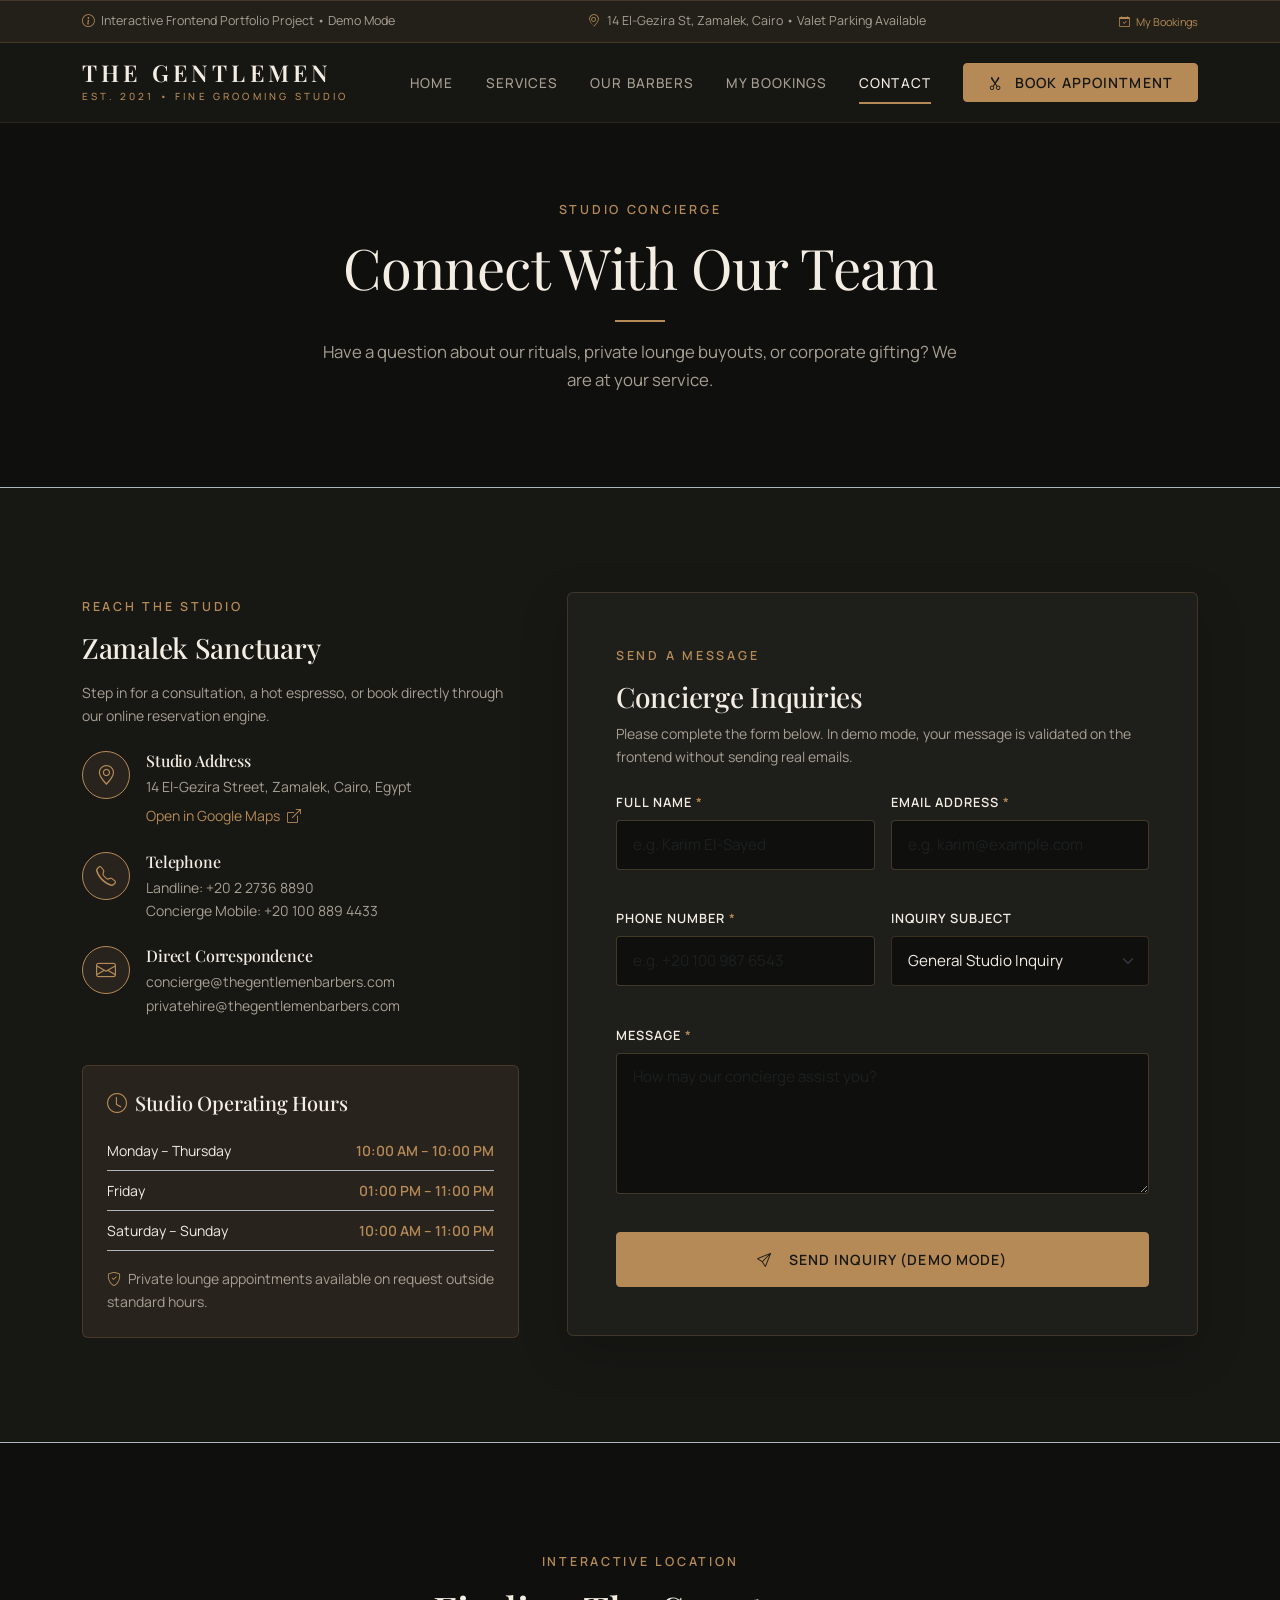
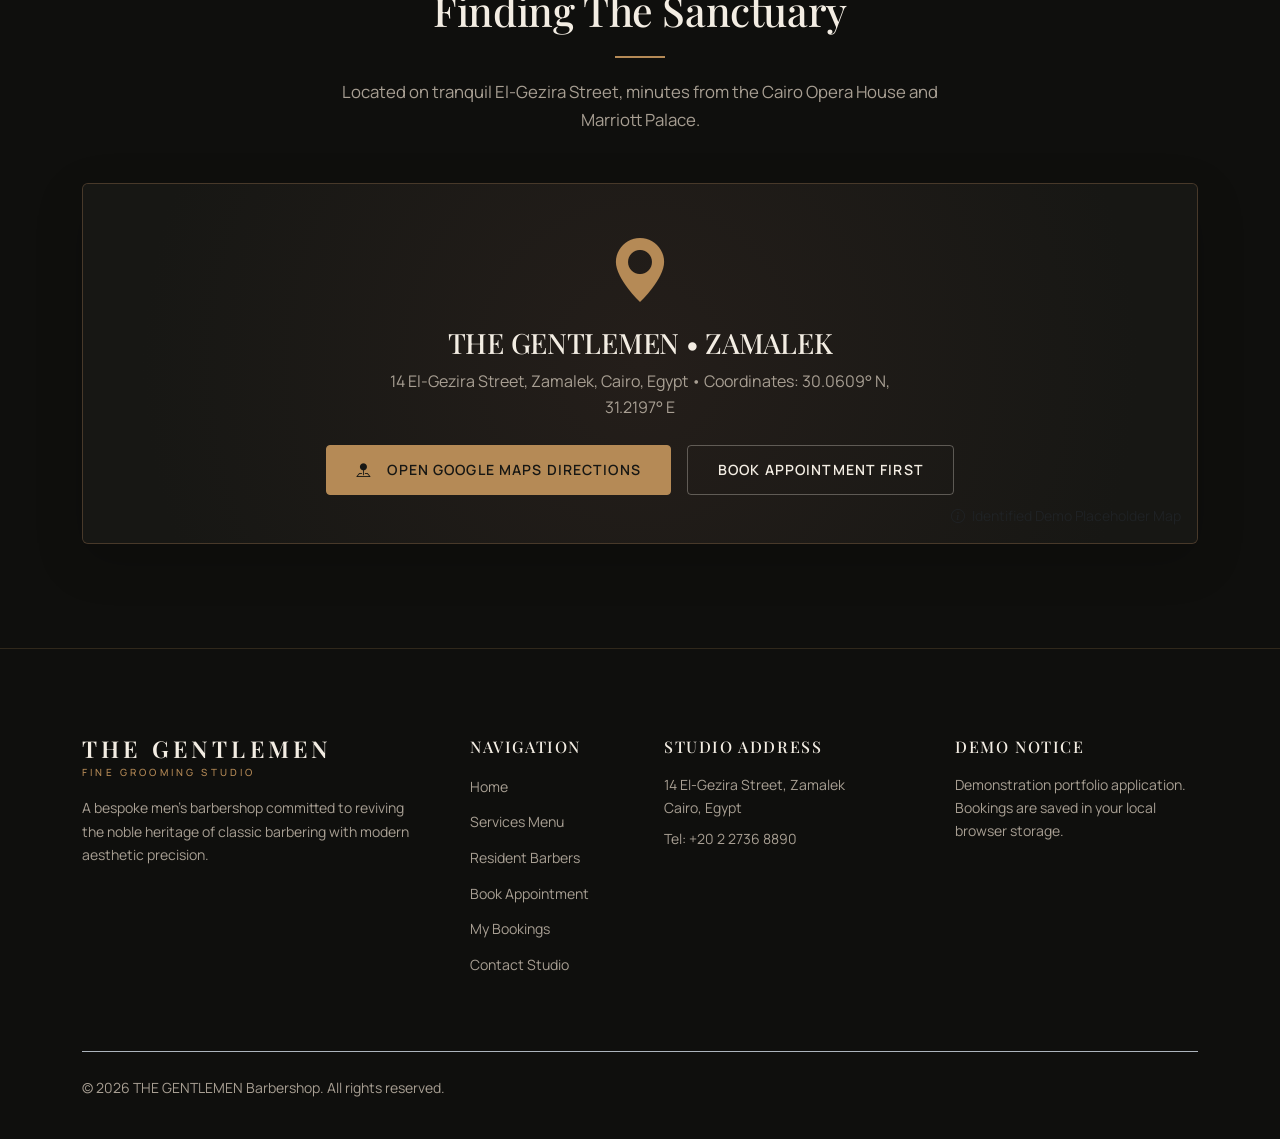
<file: contact.html>
<!DOCTYPE html>
<html lang="en">
<head>
  <meta charset="UTF-8">
  <meta name="viewport" content="width=device-width, initial-scale=1.0">
  <title>Contact & Studio Location — THE GENTLEMEN</title>
  <meta name="description" content="Reach our concierge desk in Zamalek, Cairo. View opening hours, telephone contacts, valet details, and send an inquiry.">

  <!-- Google Fonts -->
  <link rel="preconnect" href="https://fonts.googleapis.com">
  <link rel="preconnect" href="https://fonts.gstatic.com" crossorigin>
  <link href="https://fonts.googleapis.com/css2?family=Manrope:wght@300;400;500;600;700&family=Playfair+Display:ital,wght@0,400;0,500;0,600;0,700;1,400&display=swap" rel="stylesheet">

  <!-- Bootstrap 5 & Icons -->
  <link href="https://cdn.jsdelivr.net/npm/bootstrap@5.3.3/dist/css/bootstrap.min.css" rel="stylesheet">
  <link href="https://cdn.jsdelivr.net/npm/bootstrap-icons@1.11.3/font/bootstrap-icons.min.css" rel="stylesheet">

  <!-- Custom Stylesheets -->
  <link rel="stylesheet" href="assets/css/style.css">
  <link rel="stylesheet" href="assets/css/responsive.css">
</head>
<body class="bg-charcoal">

  <!-- Top Strip -->
  <div class="demo-disclaimer-strip text-center">
    <div class="container d-flex justify-content-between align-items-center">
      <span class="d-none d-md-inline"><i class="bi bi-info-circle text-gold me-1"></i> Interactive Frontend Portfolio Project &bull; Demo Mode</span>
      <span class="mx-auto mx-md-0"><i class="bi bi-geo-alt text-gold me-1"></i> 14 El-Gezira St, Zamalek, Cairo &bull; Valet Parking Available</span>
      <a href="my-bookings.html" class="text-gold text-decoration-none small d-none d-md-inline"><i class="bi bi-calendar-check me-1"></i> My Bookings</a>
    </div>
  </div>

  <!-- Navigation -->
  <nav class="navbar navbar-expand-lg gentlemen-navbar sticky-top">
    <div class="container">
      <a class="brand-logo-link" href="index.html">
        <span class="brand-logo-title">THE GENTLEMEN</span>
        <span class="brand-logo-subtitle">EST. 2021 &bull; FINE GROOMING STUDIO</span>
      </a>

      <button class="navbar-toggler" type="button" data-bs-toggle="collapse" data-bs-target="#navbarContactContent" aria-label="Toggle navigation">
        <i class="bi bi-list fs-2 text-gold"></i>
      </button>

      <div class="collapse navbar-collapse" id="navbarContactContent">
        <ul class="navbar-nav ms-auto align-items-lg-center">
          <li class="nav-item">
            <a class="nav-link" href="index.html">Home</a>
          </li>
          <li class="nav-item">
            <a class="nav-link" href="services.html">Services</a>
          </li>
          <li class="nav-item">
            <a class="nav-link" href="barbers.html">Our Barbers</a>
          </li>
          <li class="nav-item">
            <a class="nav-link" href="my-bookings.html">My Bookings</a>
          </li>
          <li class="nav-item">
            <a class="nav-link active" href="contact.html">Contact</a>
          </li>
          <li class="nav-item ms-lg-3 mt-3 mt-lg-0">
            <a href="booking.html" class="btn btn-bronze px-4 py-2">
              <i class="bi bi-scissors me-1"></i> Book Appointment
            </a>
          </li>
        </ul>
      </div>
    </div>
  </nav>

  <!-- Editorial Page Header -->
  <header class="py-5 bg-charcoal-deep border-bottom border-dark-subtle position-relative overflow-hidden">
    <div class="container py-4 text-center">
      <span class="section-eyebrow">Studio Concierge</span>
      <h1 class="display-4 font-playfair text-ivory mb-3">Connect With Our Team</h1>
      <div class="gold-divider mx-auto mb-3"></div>
      <p class="section-subtitle mx-auto">
        Have a question about our rituals, private lounge buyouts, or corporate gifting? We are at your service.
      </p>
    </div>
  </header>

  <!-- Contact Details & Form Section -->
  <main class="section-padding bg-charcoal">
    <div class="container">
      <div class="row g-5">
        
        <!-- Left Column: Contact Info & Opening Hours -->
        <div class="col-lg-5">
          <div class="mb-5">
            <span class="section-eyebrow">Reach The Studio</span>
            <h2 class="font-playfair fs-3 text-ivory mb-3">Zamalek Sanctuary</h2>
            <p class="text-muted-ivory small mb-4">
              Step in for a consultation, a hot espresso, or book directly through our online reservation engine.
            </p>

            <div class="d-flex align-items-start mb-4">
              <div class="barber-avatar-box me-3 flex-shrink-0" style="width: 48px; height: 48px;">
                <i class="bi bi-geo-alt text-gold fs-5"></i>
              </div>
              <div>
                <h5 class="font-playfair fs-6 text-ivory mb-1">Studio Address</h5>
                <p class="small text-muted-ivory mb-1">14 El-Gezira Street, Zamalek, Cairo, Egypt</p>
                <a href="https://maps.google.com/?q=Zamalek+Cairo" target="_blank" rel="noopener" class="small text-gold">
                  Open in Google Maps <i class="bi bi-box-arrow-up-right ms-1"></i>
                </a>
              </div>
            </div>

            <div class="d-flex align-items-start mb-4">
              <div class="barber-avatar-box me-3 flex-shrink-0" style="width: 48px; height: 48px;">
                <i class="bi bi-telephone text-gold fs-5"></i>
              </div>
              <div>
                <h5 class="font-playfair fs-6 text-ivory mb-1">Telephone</h5>
                <p class="small text-muted-ivory mb-0">Landline: +20 2 2736 8890</p>
                <p class="small text-muted-ivory mb-0">Concierge Mobile: +20 100 889 4433</p>
              </div>
            </div>

            <div class="d-flex align-items-start mb-4">
              <div class="barber-avatar-box me-3 flex-shrink-0" style="width: 48px; height: 48px;">
                <i class="bi bi-envelope text-gold fs-5"></i>
              </div>
              <div>
                <h5 class="font-playfair fs-6 text-ivory mb-1">Direct Correspondence</h5>
                <p class="small text-muted-ivory mb-0">concierge@thegentlemenbarbers.com</p>
                <p class="small text-muted-ivory mb-0">privatehire@thegentlemenbarbers.com</p>
              </div>
            </div>
          </div>

          <!-- Hours Table -->
          <div class="p-4 bg-espresso rounded border border-bronze-subtle">
            <h4 class="font-playfair fs-5 text-ivory mb-3 d-flex align-items-center">
              <i class="bi bi-clock text-gold me-2"></i> Studio Operating Hours
            </h4>
            <div class="d-flex justify-content-between py-2 border-bottom border-dark-subtle small">
              <span class="text-ivory">Monday – Thursday</span>
              <span class="text-bronze fw-semibold">10:00 AM – 10:00 PM</span>
            </div>
            <div class="d-flex justify-content-between py-2 border-bottom border-dark-subtle small">
              <span class="text-ivory">Friday</span>
              <span class="text-bronze fw-semibold">01:00 PM – 11:00 PM</span>
            </div>
            <div class="d-flex justify-content-between py-2 border-bottom border-dark-subtle small">
              <span class="text-ivory">Saturday – Sunday</span>
              <span class="text-bronze fw-semibold">10:00 AM – 11:00 PM</span>
            </div>
            <div class="small text-muted-ivory mt-3">
              <i class="bi bi-shield-check text-gold me-1"></i> Private lounge appointments available on request outside standard hours.
            </div>
          </div>
        </div>

        <!-- Right Column: Interactive Contact Form -->
        <div class="col-lg-7">
          <div class="p-4 p-md-5 bg-charcoal-surface rounded border border-bronze-subtle shadow-lg">
            <span class="section-eyebrow">Send A Message</span>
            <h3 class="font-playfair fs-3 text-ivory mb-2">Concierge Inquiries</h3>
            <p class="text-muted-ivory small mb-4">
              Please complete the form below. In demo mode, your message is validated on the frontend without sending real emails.
            </p>

            <form id="contact-form" novalidate onsubmit="return false;">
              <div class="row g-3">
                <div class="col-md-6">
                  <div class="gentlemen-form-group">
                    <label for="contact-name" class="gentlemen-form-label">Full Name <span class="text-gold">*</span></label>
                    <input type="text" class="form-control" id="contact-name" placeholder="e.g. Karim El-Sayed" required>
                    <div class="invalid-feedback" id="contact-name-feedback">Please enter your full name.</div>
                  </div>
                </div>

                <div class="col-md-6">
                  <div class="gentlemen-form-group">
                    <label for="contact-email" class="gentlemen-form-label">Email Address <span class="text-gold">*</span></label>
                    <input type="email" class="form-control" id="contact-email" placeholder="e.g. karim@example.com" required>
                    <div class="invalid-feedback" id="contact-email-feedback">Please enter a valid email address.</div>
                  </div>
                </div>

                <div class="col-md-6">
                  <div class="gentlemen-form-group">
                    <label for="contact-phone" class="gentlemen-form-label">Phone Number <span class="text-gold">*</span></label>
                    <input type="tel" class="form-control" id="contact-phone" placeholder="e.g. +20 100 987 6543" required>
                    <div class="invalid-feedback" id="contact-phone-feedback">Please enter a valid phone number.</div>
                  </div>
                </div>

                <div class="col-md-6">
                  <div class="gentlemen-form-group">
                    <label for="contact-subject" class="gentlemen-form-label">Inquiry Subject</label>
                    <select class="form-select" id="contact-subject">
                      <option value="General Inquiry">General Studio Inquiry</option>
                      <option value="Private Lounge Buyout">Private Lounge Hire / Groom's Party</option>
                      <option value="Corporate Grooming Package">Corporate Executive Gifting</option>
                      <option value="Press & Partnerships">Press & Brand Partnerships</option>
                    </select>
                  </div>
                </div>

                <div class="col-12">
                  <div class="gentlemen-form-group">
                    <label for="contact-message" class="gentlemen-form-label">Message <span class="text-gold">*</span></label>
                    <textarea class="form-control" id="contact-message" rows="5" placeholder="How may our concierge assist you?" required></textarea>
                    <div class="invalid-feedback" id="contact-message-feedback">Please enter a message of at least 10 characters.</div>
                  </div>
                </div>

                <div class="col-12">
                  <button type="button" class="btn btn-bronze w-100 py-3" id="contact-submit-btn">
                    <i class="bi bi-send me-2"></i> Send Inquiry (Demo Mode)
                  </button>
                </div>
              </div>
            </form>

            <!-- Success Confirmation Card (Hidden initially) -->
            <div id="contact-success-box" class="p-4 bg-espresso rounded border border-bronze text-center mt-4 d-none">
              <i class="bi bi-check2-circle text-gold display-4 d-block mb-2"></i>
              <h4 class="font-playfair text-ivory mb-2">Message Simulated Successfully!</h4>
              <p class="text-muted-ivory small mb-2">
                Thank you, <strong id="success-contact-name" class="text-ivory">Gentleman</strong>. In a live commercial deployment, our concierge team would respond to <strong id="success-contact-email" class="text-ivory">your email</strong> within 4 business hours.
              </p>
              <span class="badge bg-charcoal text-gold border border-bronze-subtle small px-3 py-2">
                <i class="bi bi-info-circle me-1"></i> Demo Notice: No real email was transmitted.
              </span>
              <div class="mt-3">
                <button type="button" class="btn btn-outline-bronze btn-sm" id="btn-reset-contact-form">
                  Send Another Inquiry
                </button>
              </div>
            </div>

          </div>
        </div>

      </div>
    </div>
  </main>

  <!-- Location Map Placeholder Section -->
  <section class="section-padding bg-charcoal-deep border-top border-dark-subtle">
    <div class="container">
      <div class="text-center mb-5">
        <span class="section-eyebrow">Interactive Location</span>
        <h2 class="section-title font-playfair">Finding The Sanctuary</h2>
        <div class="gold-divider mx-auto"></div>
        <p class="section-subtitle mx-auto">
          Located on tranquil El-Gezira Street, minutes from the Cairo Opera House and Marriott Palace.
        </p>
      </div>

      <!-- Stylized Interactive Map Card -->
      <div class="bg-espresso rounded border border-bronze-subtle overflow-hidden shadow-lg position-relative">
        <div class="p-5 text-center position-relative" style="background: radial-gradient(circle at center, #241e1a 0%, #171714 85%); min-height: 340px; display: flex; flex-direction: column; justify-content: center; align-items: center;">
          <i class="bi bi-geo-alt-fill text-gold display-3 mb-3"></i>
          <h3 class="font-playfair text-ivory mb-2">THE GENTLEMEN &bull; ZAMALEK</h3>
          <p class="text-muted-ivory mb-4" style="max-width: 500px;">
            14 El-Gezira Street, Zamalek, Cairo, Egypt &bull; Coordinates: 30.0609° N, 31.2197° E
          </p>
          <div class="d-flex flex-wrap gap-3 justify-content-center">
            <a href="https://maps.google.com/?q=14+El-Gezira+St+Zamalek+Cairo" target="_blank" rel="noopener" class="btn btn-bronze">
              <i class="bi bi-pin-map-fill me-2"></i> Open Google Maps Directions
            </a>
            <a href="booking.html" class="btn btn-outline-light-custom">
              Book Appointment First
            </a>
          </div>
          <div class="position-absolute bottom-0 end-0 m-3 small text-muted">
            <i class="bi bi-info-circle me-1"></i> Identified Demo Placeholder Map
          </div>
        </div>
      </div>
    </div>
  </section>

  <!-- Footer -->
  <footer class="gentlemen-footer">
    <div class="container">
      <div class="row g-5">
        <div class="col-lg-4">
          <div class="brand-logo-link mb-3">
            <span class="brand-logo-title">THE GENTLEMEN</span>
            <span class="brand-logo-subtitle">FINE GROOMING STUDIO</span>
          </div>
          <p class="small text-muted-ivory mb-4">
            A bespoke men's barbershop committed to reviving the noble heritage of classic barbering with modern aesthetic precision.
          </p>
        </div>

        <div class="col-6 col-lg-2">
          <h5 class="font-playfair fs-6 text-ivory mb-3 text-uppercase letter-spacing-1">Navigation</h5>
          <ul class="list-unstyled">
            <li><a href="index.html" class="footer-nav-link">Home</a></li>
            <li><a href="services.html" class="footer-nav-link">Services Menu</a></li>
            <li><a href="barbers.html" class="footer-nav-link">Resident Barbers</a></li>
            <li><a href="booking.html" class="footer-nav-link">Book Appointment</a></li>
            <li><a href="my-bookings.html" class="footer-nav-link">My Bookings</a></li>
            <li><a href="contact.html" class="footer-nav-link">Contact Studio</a></li>
          </ul>
        </div>

        <div class="col-6 col-lg-3">
          <h5 class="font-playfair fs-6 text-ivory mb-3 text-uppercase letter-spacing-1">Studio Address</h5>
          <p class="small text-muted-ivory mb-2">
            14 El-Gezira Street, Zamalek<br>Cairo, Egypt
          </p>
          <p class="small text-muted-ivory mb-0">
            Tel: +20 2 2736 8890
          </p>
        </div>

        <div class="col-lg-3">
          <h5 class="font-playfair fs-6 text-ivory mb-3 text-uppercase letter-spacing-1">Demo Notice</h5>
          <p class="small text-muted-ivory">
            Demonstration portfolio application. Bookings are saved in your local browser storage.
          </p>
        </div>
      </div>

      <div class="mt-5 pt-4 border-top border-dark-subtle d-flex flex-wrap justify-content-between align-items-center small text-muted-ivory">
        <div>&copy; <span id="current-year">2026</span> THE GENTLEMEN Barbershop. All rights reserved.</div>
      </div>
    </div>
  </footer>

  <!-- Bootstrap 5 JS -->
  <script src="https://cdn.jsdelivr.net/npm/bootstrap@5.3.3/dist/js/bootstrap.bundle.min.js"></script>

  <!-- Modular Scripts -->
  <script src="assets/js/data.js"></script>
  <script src="assets/js/storage.js"></script>
  <script src="assets/js/validation.js"></script>
  <script src="assets/js/main.js"></script>

  <!-- Contact Form Controller -->
  <script>
    document.addEventListener('DOMContentLoaded', () => {
      const form = document.getElementById('contact-form');
      const submitBtn = document.getElementById('contact-submit-btn');
      const successBox = document.getElementById('contact-success-box');
      const resetBtn = document.getElementById('btn-reset-contact-form');

      const nameInput = document.getElementById('contact-name');
      const emailInput = document.getElementById('contact-email');
      const phoneInput = document.getElementById('contact-phone');
      const messageInput = document.getElementById('contact-message');

      const nameFeedback = document.getElementById('contact-name-feedback');
      const emailFeedback = document.getElementById('contact-email-feedback');
      const phoneFeedback = document.getElementById('contact-phone-feedback');
      const messageFeedback = document.getElementById('contact-message-feedback');

      // Live validation on typing
      nameInput.addEventListener('input', () => {
        const res = GENTLEMEN_VALIDATION.validateName(nameInput.value);
        GENTLEMEN_VALIDATION.applyFieldFeedback(nameInput, nameFeedback, res);
      });

      emailInput.addEventListener('input', () => {
        const res = GENTLEMEN_VALIDATION.validateEmail(emailInput.value);
        GENTLEMEN_VALIDATION.applyFieldFeedback(emailInput, emailFeedback, res);
      });

      phoneInput.addEventListener('input', () => {
        const res = GENTLEMEN_VALIDATION.validatePhone(phoneInput.value);
        GENTLEMEN_VALIDATION.applyFieldFeedback(phoneInput, phoneFeedback, res);
      });

      messageInput.addEventListener('input', () => {
        const isValid = messageInput.value.trim().length >= 10;
        GENTLEMEN_VALIDATION.applyFieldFeedback(messageInput, messageFeedback, {
          isValid,
          message: 'Message must be at least 10 characters.'
        });
      });

      submitBtn.addEventListener('click', async () => {
        const nameRes = GENTLEMEN_VALIDATION.validateName(nameInput.value);
        const emailRes = GENTLEMEN_VALIDATION.validateEmail(emailInput.value);
        const phoneRes = GENTLEMEN_VALIDATION.validatePhone(phoneInput.value);
        const msgValid = messageInput.value.trim().length >= 10;

        GENTLEMEN_VALIDATION.applyFieldFeedback(nameInput, nameFeedback, nameRes);
        GENTLEMEN_VALIDATION.applyFieldFeedback(emailInput, emailFeedback, emailRes);
        GENTLEMEN_VALIDATION.applyFieldFeedback(phoneInput, phoneFeedback, phoneRes);
        GENTLEMEN_VALIDATION.applyFieldFeedback(messageInput, messageFeedback, {
          isValid: msgValid,
          message: 'Message must be at least 10 characters.'
        });

        if (!nameRes.isValid || !emailRes.isValid || !phoneRes.isValid || !msgValid) {
          GentlemenUI.showToast({
            title: 'Incomplete Fields',
            message: 'Please review and correct the highlighted fields.',
            type: 'warning'
          });
          return;
        }

        submitBtn.disabled = true;
        submitBtn.innerHTML = '<span class="spinner-border spinner-border-sm me-2" role="status"></span> Transmitting...';

        await new Promise(r => setTimeout(r, 700));

        // Show success state
        document.getElementById('success-contact-name').textContent = GENTLEMEN_VALIDATION.sanitize(nameInput.value);
        document.getElementById('success-contact-email').textContent = GENTLEMEN_VALIDATION.sanitize(emailInput.value);

        form.classList.add('d-none');
        successBox.classList.remove('d-none');

        GentlemenUI.showToast({
          title: 'Inquiry Simulated',
          message: 'Your message has been processed in demo mode.',
          type: 'success'
        });
      });

      resetBtn.addEventListener('click', () => {
        form.reset();
        nameInput.classList.remove('is-valid', 'is-invalid');
        emailInput.classList.remove('is-valid', 'is-invalid');
        phoneInput.classList.remove('is-valid', 'is-invalid');
        messageInput.classList.remove('is-valid', 'is-invalid');

        submitBtn.disabled = false;
        submitBtn.innerHTML = '<i class="bi bi-send me-2"></i> Send Inquiry (Demo Mode)';

        successBox.classList.add('d-none');
        form.classList.remove('d-none');
      });
    });
  </script>
</body>
</html>
</file>
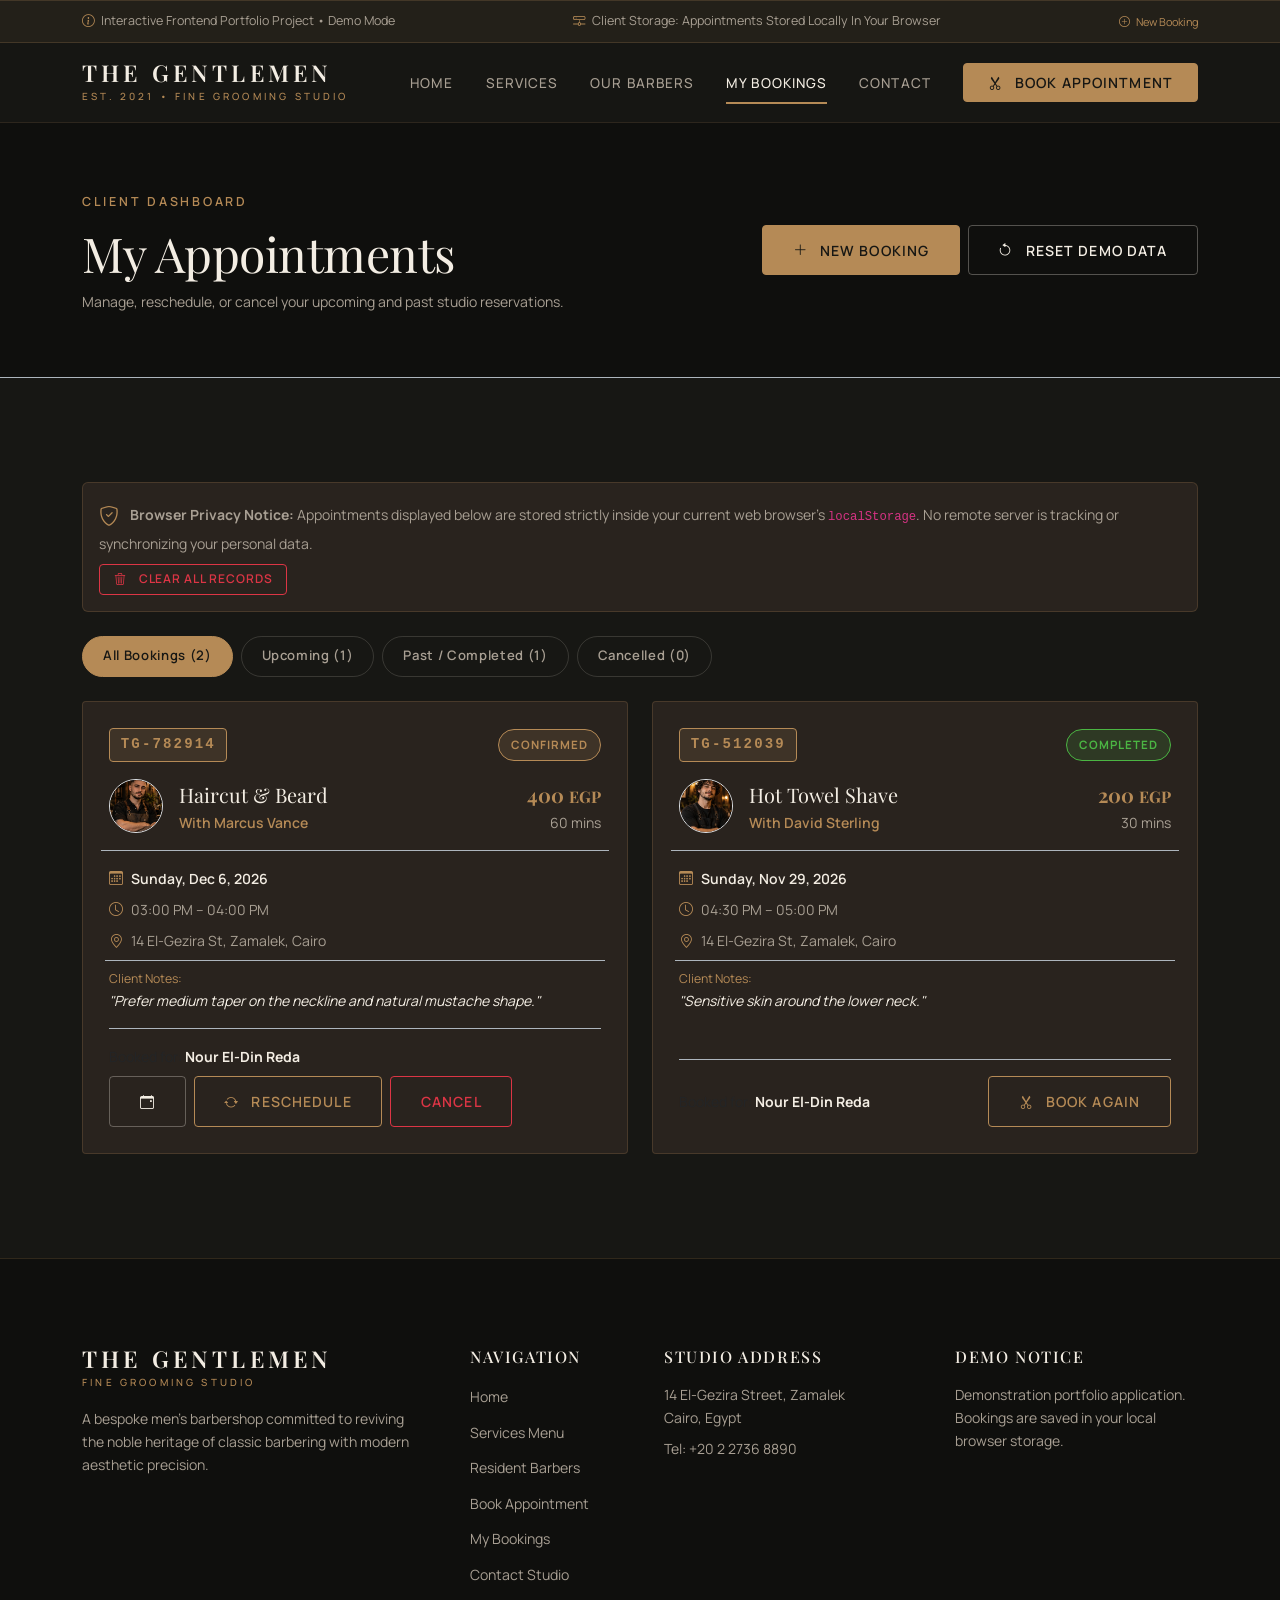
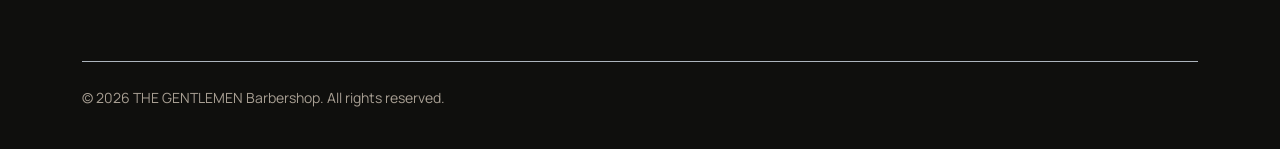
<file: my-bookings.html>
<!DOCTYPE html>
<html lang="en">
<head>
  <meta charset="UTF-8">
  <meta name="viewport" content="width=device-width, initial-scale=1.0">
  <title>My Bookings — THE GENTLEMEN Barbershop</title>
  <meta name="description" content="Manage your saved appointments at THE GENTLEMEN. View upcoming sessions, reschedule dates, or cancel with instant confirmation.">

  <!-- Google Fonts -->
  <link rel="preconnect" href="https://fonts.googleapis.com">
  <link rel="preconnect" href="https://fonts.gstatic.com" crossorigin>
  <link href="https://fonts.googleapis.com/css2?family=Manrope:wght@300;400;500;600;700&family=Playfair+Display:ital,wght@0,400;0,500;0,600;0,700;1,400&display=swap" rel="stylesheet">

  <!-- Bootstrap 5 & Icons -->
  <link href="https://cdn.jsdelivr.net/npm/bootstrap@5.3.3/dist/css/bootstrap.min.css" rel="stylesheet">
  <link href="https://cdn.jsdelivr.net/npm/bootstrap-icons@1.11.3/font/bootstrap-icons.min.css" rel="stylesheet">

  <!-- Custom Stylesheets -->
  <link rel="stylesheet" href="assets/css/style.css">
  <link rel="stylesheet" href="assets/css/responsive.css">
</head>
<body class="bg-charcoal">

  <!-- Top Strip -->
  <div class="demo-disclaimer-strip text-center">
    <div class="container d-flex justify-content-between align-items-center">
      <span class="d-none d-md-inline"><i class="bi bi-info-circle text-gold me-1"></i> Interactive Frontend Portfolio Project &bull; Demo Mode</span>
      <span class="mx-auto mx-md-0"><i class="bi bi-hdd-network text-gold me-1"></i> Client Storage: Appointments Stored Locally In Your Browser</span>
      <a href="booking.html" class="text-gold text-decoration-none small d-none d-md-inline"><i class="bi bi-plus-circle me-1"></i> New Booking</a>
    </div>
  </div>

  <!-- Navigation -->
  <nav class="navbar navbar-expand-lg gentlemen-navbar sticky-top">
    <div class="container">
      <a class="brand-logo-link" href="index.html">
        <span class="brand-logo-title">THE GENTLEMEN</span>
        <span class="brand-logo-subtitle">EST. 2021 &bull; FINE GROOMING STUDIO</span>
      </a>

      <button class="navbar-toggler" type="button" data-bs-toggle="collapse" data-bs-target="#navbarBookingsContent" aria-label="Toggle navigation">
        <i class="bi bi-list fs-2 text-gold"></i>
      </button>

      <div class="collapse navbar-collapse" id="navbarBookingsContent">
        <ul class="navbar-nav ms-auto align-items-lg-center">
          <li class="nav-item">
            <a class="nav-link" href="index.html">Home</a>
          </li>
          <li class="nav-item">
            <a class="nav-link" href="services.html">Services</a>
          </li>
          <li class="nav-item">
            <a class="nav-link" href="barbers.html">Our Barbers</a>
          </li>
          <li class="nav-item">
            <a class="nav-link active" href="my-bookings.html">My Bookings</a>
          </li>
          <li class="nav-item">
            <a class="nav-link" href="contact.html">Contact</a>
          </li>
          <li class="nav-item ms-lg-3 mt-3 mt-lg-0">
            <a href="booking.html" class="btn btn-bronze px-4 py-2">
              <i class="bi bi-scissors me-1"></i> Book Appointment
            </a>
          </li>
        </ul>
      </div>
    </div>
  </nav>

  <!-- Editorial Header -->
  <header class="py-5 bg-charcoal-deep border-bottom border-dark-subtle position-relative overflow-hidden">
    <div class="container py-3">
      <div class="d-flex justify-content-between align-items-center flex-wrap gap-3">
        <div>
          <span class="section-eyebrow">Client Dashboard</span>
          <h1 class="display-5 font-playfair text-ivory mb-2">My Appointments</h1>
          <p class="text-muted-ivory small mb-0">Manage, reschedule, or cancel your upcoming and past studio reservations.</p>
        </div>
        <div class="d-flex gap-2">
          <a href="booking.html" class="btn btn-bronze">
            <i class="bi bi-plus-lg me-1"></i> New Booking
          </a>
          <button type="button" class="btn btn-outline-light-custom" id="btn-reset-demo" title="Reset sample records for demonstration">
            <i class="bi bi-arrow-counterclockwise me-1"></i> Reset Demo Data
          </button>
        </div>
      </div>
    </div>
  </header>

  <!-- Main Content -->
  <main class="section-padding bg-charcoal">
    <div class="container">
      
      <!-- Privacy / LocalStorage Explanation Banner -->
      <div class="p-3 bg-espresso rounded border border-bronze-subtle mb-4 d-flex align-items-center justify-content-between flex-wrap gap-2 small">
        <div class="text-muted-ivory">
          <i class="bi bi-shield-check text-gold fs-5 me-2 align-middle"></i>
          <span><strong>Browser Privacy Notice:</strong> Appointments displayed below are stored strictly inside your current web browser's <code>localStorage</code>. No remote server is tracking or synchronizing your personal data.</span>
        </div>
        <button type="button" class="btn btn-sm btn-outline-danger" id="btn-clear-all" style="padding: 0.35rem 0.85rem; font-size: 0.75rem;">
          <i class="bi bi-trash3 me-1"></i> Clear All Records
        </button>
      </div>

      <!-- Filter Tabs -->
      <div class="d-flex flex-wrap gap-2 mb-4" id="bookings-filter-tabs">
        <button type="button" class="service-filter-btn active" data-filter="all">
          All Bookings (<span id="count-all">0</span>)
        </button>
        <button type="button" class="service-filter-btn" data-filter="upcoming">
          Upcoming (<span id="count-upcoming">0</span>)
        </button>
        <button type="button" class="service-filter-btn" data-filter="completed">
          Past / Completed (<span id="count-completed">0</span>)
        </button>
        <button type="button" class="service-filter-btn" data-filter="cancelled">
          Cancelled (<span id="count-cancelled">0</span>)
        </button>
      </div>

      <!-- Bookings Cards Container -->
      <div class="row g-4" id="bookings-list-container">
        <!-- Rendered via JavaScript -->
      </div>

      <!-- Empty State (Hidden when items exist) -->
      <div id="bookings-empty-state" class="text-center py-5 d-none">
        <div class="bg-espresso p-5 rounded border border-bronze-subtle mx-auto" style="max-width: 580px;">
          <i class="bi bi-calendar-x fs-1 text-gold mb-3 d-block"></i>
          <h3 class="font-playfair text-ivory mb-2">No Appointments Found</h3>
          <p class="text-muted-ivory small mb-4">
            There are currently no appointments matching this tab in your browser's local records.
          </p>
          <div class="d-flex justify-content-center gap-3 flex-wrap">
            <a href="booking.html" class="btn btn-bronze">
              <i class="bi bi-scissors me-1"></i> Book Your First Visit
            </a>
            <button type="button" class="btn btn-outline-bronze" id="btn-empty-seed">
              <i class="bi bi-magic me-1"></i> Load Demo Sample Bookings
            </button>
          </div>
        </div>
      </div>

    </div>
  </main>

  <!-- Footer -->
  <footer class="gentlemen-footer">
    <div class="container">
      <div class="row g-5">
        <div class="col-lg-4">
          <div class="brand-logo-link mb-3">
            <span class="brand-logo-title">THE GENTLEMEN</span>
            <span class="brand-logo-subtitle">FINE GROOMING STUDIO</span>
          </div>
          <p class="small text-muted-ivory mb-4">
            A bespoke men's barbershop committed to reviving the noble heritage of classic barbering with modern aesthetic precision.
          </p>
        </div>

        <div class="col-6 col-lg-2">
          <h5 class="font-playfair fs-6 text-ivory mb-3 text-uppercase letter-spacing-1">Navigation</h5>
          <ul class="list-unstyled">
            <li><a href="index.html" class="footer-nav-link">Home</a></li>
            <li><a href="services.html" class="footer-nav-link">Services Menu</a></li>
            <li><a href="barbers.html" class="footer-nav-link">Resident Barbers</a></li>
            <li><a href="booking.html" class="footer-nav-link">Book Appointment</a></li>
            <li><a href="my-bookings.html" class="footer-nav-link">My Bookings</a></li>
            <li><a href="contact.html" class="footer-nav-link">Contact Studio</a></li>
          </ul>
        </div>

        <div class="col-6 col-lg-3">
          <h5 class="font-playfair fs-6 text-ivory mb-3 text-uppercase letter-spacing-1">Studio Address</h5>
          <p class="small text-muted-ivory mb-2">
            14 El-Gezira Street, Zamalek<br>Cairo, Egypt
          </p>
          <p class="small text-muted-ivory mb-0">
            Tel: +20 2 2736 8890
          </p>
        </div>

        <div class="col-lg-3">
          <h5 class="font-playfair fs-6 text-ivory mb-3 text-uppercase letter-spacing-1">Demo Notice</h5>
          <p class="small text-muted-ivory">
            Demonstration portfolio application. Bookings are saved in your local browser storage.
          </p>
        </div>
      </div>

      <div class="mt-5 pt-4 border-top border-dark-subtle d-flex flex-wrap justify-content-between align-items-center small text-muted-ivory">
        <div>&copy; <span id="current-year">2026</span> THE GENTLEMEN Barbershop. All rights reserved.</div>
      </div>
    </div>
  </footer>

  <!-- Bootstrap 5 JS -->
  <script src="https://cdn.jsdelivr.net/npm/bootstrap@5.3.3/dist/js/bootstrap.bundle.min.js"></script>

  <!-- Modular Scripts -->
  <script src="assets/js/data.js"></script>
  <script src="assets/js/storage.js"></script>
  <script src="assets/js/validation.js"></script>
  <script src="assets/js/main.js"></script>

  <!-- Page Controller Script -->
  <script>
    document.addEventListener('DOMContentLoaded', () => {
      const container = document.getElementById('bookings-list-container');
      const emptyState = document.getElementById('bookings-empty-state');
      const filterBtns = document.querySelectorAll('#bookings-filter-tabs .service-filter-btn');

      let currentFilter = 'all';

      function formatTime12h(timeStr) {
        if (!timeStr) return '';
        const [h, m] = timeStr.split(':').map(Number);
        const period = h >= 12 ? 'PM' : 'AM';
        const hour12 = h % 12 || 12;
        return `${String(hour12).padStart(2, '0')}:${String(m).padStart(2, '0')} ${period}`;
      }

      function formatDateFriendly(dateStr) {
        if (!dateStr) return '';
        const [y, m, d] = dateStr.split('-').map(Number);
        const date = new Date(y, m - 1, d);
        return date.toLocaleDateString('en-US', {
          weekday: 'long',
          month: 'short',
          day: 'numeric',
          year: 'numeric'
        });
      }

      function isUpcoming(booking) {
        if (booking.status === 'cancelled') return false;
        const now = new Date();
        const appointmentDt = new Date(`${booking.date}T${booking.time}:00`);
        return appointmentDt >= now;
      }

      function isCompleted(booking) {
        if (booking.status === 'completed') return true;
        if (booking.status === 'cancelled') return false;
        const now = new Date();
        const appointmentDt = new Date(`${booking.date}T${booking.time}:00`);
        return appointmentDt < now;
      }

      function downloadIcs(booking) {
        const [y, m, d] = booking.date.split('-').map(Number);
        const [sh, sm] = booking.time.split(':').map(Number);
        const [eh, em] = (booking.endTime || '12:00').split(':').map(Number);

        const pad = (n) => String(n).padStart(2, '0');
        const startIso = `${y}${pad(m)}${pad(d)}T${pad(sh)}${pad(sm)}00`;
        const endIso = `${y}${pad(m)}${pad(d)}T${pad(eh)}${pad(em)}00`;

        const icsContent = [
          'BEGIN:VCALENDAR',
          'VERSION:2.0',
          'PRODID:-//THE GENTLEMEN//Appointment//EN',
          'CALSCALE:GREGORIAN',
          'METHOD:PUBLISH',
          'BEGIN:VEVENT',
          `UID:${booking.id}@thegentlemenbarbers.com`,
          `DTSTAMP:${startIso}Z`,
          `DTSTART:${startIso}`,
          `DTEND:${endIso}`,
          `SUMMARY:THE GENTLEMEN — ${booking.serviceName} with ${booking.barberName}`,
          `DESCRIPTION:Appointment Reference: ${booking.id}\\nService: ${booking.serviceName} (${booking.duration} min)\\nBarber: ${booking.barberName}\\nLocation: 14 El-Gezira St, Zamalek, Cairo`,
          'LOCATION:14 El-Gezira Street, Zamalek, Cairo, Egypt',
          'STATUS:CONFIRMED',
          'END:VEVENT',
          'END:VCALENDAR'
        ].join('\r\n');

        const blob = new Blob([icsContent], { type: 'text/calendar;charset=utf-8' });
        const link = document.createElement('a');
        link.href = window.URL.createObjectURL(blob);
        link.setAttribute('download', `${booking.id}-the-gentlemen.ics`);
        document.body.appendChild(link);
        link.click();
        document.body.removeChild(link);
      }

      function render() {
        const allBookings = GENTLEMEN_STORAGE.getBookings();

        // Update tab counts
        const countUpcoming = allBookings.filter(isUpcoming).length;
        const countCompleted = allBookings.filter(isCompleted).length;
        const countCancelled = allBookings.filter(b => b.status === 'cancelled').length;

        document.getElementById('count-all').textContent = allBookings.length;
        document.getElementById('count-upcoming').textContent = countUpcoming;
        document.getElementById('count-completed').textContent = countCompleted;
        document.getElementById('count-cancelled').textContent = countCancelled;

        // Apply tab filter
        let filtered = allBookings;
        if (currentFilter === 'upcoming') {
          filtered = allBookings.filter(isUpcoming);
        } else if (currentFilter === 'completed') {
          filtered = allBookings.filter(isCompleted);
        } else if (currentFilter === 'cancelled') {
          filtered = allBookings.filter(b => b.status === 'cancelled');
        }

        if (filtered.length === 0) {
          container.innerHTML = '';
          emptyState.classList.remove('d-none');
          return;
        }

        emptyState.classList.add('d-none');

        container.innerHTML = filtered.map(booking => {
          const upcoming = isUpcoming(booking);
          const completed = isCompleted(booking);
          const cancelled = booking.status === 'cancelled';

          let statusBadgeClass = 'confirmed';
          let statusText = 'Confirmed';

          if (cancelled) {
            statusBadgeClass = 'cancelled';
            statusText = 'Cancelled';
          } else if (completed) {
            statusBadgeClass = 'completed';
            statusText = 'Completed';
          }

          return `
            <div class="col-lg-6">
              <div class="my-booking-card h-100 d-flex flex-column justify-content-between">
                <div>
                  <!-- Card Header: Reference & Status Badge -->
                  <div class="d-flex justify-content-between align-items-center mb-3">
                    <span class="booking-ref-badge" style="font-size: 0.88rem; padding: 0.25rem 0.65rem;">
                      ${booking.id}
                    </span>
                    <span class="booking-status-badge ${statusBadgeClass}">
                      ${statusText}
                    </span>
                  </div>

                  <!-- Service & Barber Info -->
                  <div class="row g-3 align-items-center mb-3 pb-3 border-bottom border-dark-subtle">
                    <div class="col-auto">
                      <img src="${booking.barberImage || 'assets/images/about-interior.webp'}" alt="${booking.barberName}" class="rounded-circle border border-bronze" style="width: 54px; height: 54px; object-fit: cover;">
                    </div>
                    <div class="col">
                      <div class="font-playfair fs-5 text-ivory mb-0">${booking.serviceName}</div>
                      <div class="small text-bronze fw-semibold">With ${booking.barberName}</div>
                    </div>
                    <div class="col-auto text-end">
                      <div class="fs-5 font-playfair text-gold fw-bold">${booking.servicePrice} <small class="small fs-6">EGP</small></div>
                      <div class="small text-muted-ivory">${booking.duration} mins</div>
                    </div>
                  </div>

                  <!-- Date & Time Details -->
                  <div class="row g-2 mb-3 small text-muted-ivory">
                    <div class="col-12 d-flex align-items-center">
                      <i class="bi bi-calendar3 text-gold me-2"></i>
                      <span class="text-ivory fw-semibold">${formatDateFriendly(booking.date)}</span>
                    </div>
                    <div class="col-12 d-flex align-items-center">
                      <i class="bi bi-clock text-gold me-2"></i>
                      <span>${formatTime12h(booking.time)} – ${formatTime12h(booking.endTime || '')}</span>
                    </div>
                    <div class="col-12 d-flex align-items-center">
                      <i class="bi bi-geo-alt text-gold me-2"></i>
                      <span>14 El-Gezira St, Zamalek, Cairo</span>
                    </div>
                    ${booking.customer.notes ? `
                      <div class="col-12 mt-2 pt-2 border-top border-dark-subtle">
                        <span class="text-gold small d-block">Client Notes:</span>
                        <span class="text-ivory fst-italic">"${booking.customer.notes}"</span>
                      </div>
                    ` : ''}
                  </div>
                </div>

                <!-- Actions Bar -->
                <div class="pt-3 border-top border-dark-subtle d-flex flex-wrap justify-content-between align-items-center gap-2">
                  <div class="small text-muted">
                    Booked for: <strong class="text-ivory">${booking.customer.name}</strong>
                  </div>

                  <div class="d-flex gap-2">
                    ${upcoming ? `
                      <button type="button" class="btn btn-outline-light-custom btn-sm btn-ics" data-id="${booking.id}" title="Download Calendar invite">
                        <i class="bi bi-calendar-event"></i>
                      </button>
                      <a href="booking.html?reschedule=${booking.id}" class="btn btn-outline-bronze btn-sm">
                        <i class="bi bi-arrow-repeat me-1"></i> Reschedule
                      </a>
                      <button type="button" class="btn btn-outline-danger btn-sm btn-cancel-booking" data-id="${booking.id}">
                        Cancel
                      </button>
                    ` : ''}

                    ${cancelled ? `
                      <a href="booking.html?service=${booking.serviceId}&barber=${booking.barberId}" class="btn btn-outline-bronze btn-sm">
                        <i class="bi bi-arrow-counterclockwise me-1"></i> Rebook Service
                      </a>
                    ` : ''}

                    ${completed ? `
                      <a href="booking.html?service=${booking.serviceId}&barber=${booking.barberId}" class="btn btn-outline-bronze btn-sm">
                        <i class="bi bi-scissors me-1"></i> Book Again
                      </a>
                    ` : ''}
                  </div>
                </div>
              </div>
            </div>
          `;
        }).join('');

        // Attach event handlers
        container.querySelectorAll('.btn-cancel-booking').forEach(btn => {
          btn.addEventListener('click', async () => {
            const bookingId = btn.getAttribute('data-id');
            const confirmed = await GentlemenUI.confirmModal({
              title: 'Cancel Appointment?',
              message: `Are you sure you wish to cancel reservation ${bookingId}? Your slot will be immediately freed up for other gentlemen.`,
              confirmText: 'Yes, Cancel Appointment',
              cancelText: 'Keep Appointment',
              isDanger: true
            });

            if (confirmed) {
              GENTLEMEN_STORAGE.cancelBooking(bookingId);
              GentlemenUI.showToast({
                title: 'Appointment Cancelled',
                message: `Reservation ${bookingId} has been marked as cancelled.`,
                type: 'warning'
              });
              render();
            }
          });
        });

        container.querySelectorAll('.btn-ics').forEach(btn => {
          btn.addEventListener('click', () => {
            const bookingId = btn.getAttribute('data-id');
            const target = GENTLEMEN_STORAGE.getBookingById(bookingId);
            if (target) downloadIcs(target);
          });
        });
      }

      // Filter tabs event
      filterBtns.forEach(btn => {
        btn.addEventListener('click', () => {
          filterBtns.forEach(b => b.classList.remove('active'));
          btn.classList.add('active');
          currentFilter = btn.getAttribute('data-filter');
          render();
        });
      });

      // Reset to Demo button
      document.getElementById('btn-reset-demo').addEventListener('click', async () => {
        const confirmed = await GentlemenUI.confirmModal({
          title: 'Reset Demo Data?',
          message: 'This will restore the realistic pre-seeded upcoming and completed sample bookings for testing.',
          confirmText: 'Reset Demo Data',
          cancelText: 'Cancel'
        });

        if (confirmed) {
          GENTLEMEN_STORAGE.resetToDemo();
          GentlemenUI.showToast({
            title: 'Demo Data Restored',
            message: 'Sample demo appointments restored successfully.',
            type: 'info'
          });
          render();
        }
      });

      // Clear all records button
      document.getElementById('btn-clear-all').addEventListener('click', async () => {
        const confirmed = await GentlemenUI.confirmModal({
          title: 'Clear All Saved Appointments?',
          message: 'This will remove all stored reservations from your browser.',
          confirmText: 'Clear Everything',
          cancelText: 'Keep Records',
          isDanger: true
        });

        if (confirmed) {
          GENTLEMEN_STORAGE.clearAll();
          GentlemenUI.showToast({
            title: 'Records Cleared',
            message: 'All local demo bookings have been removed.',
            type: 'info'
          });
          render();
        }
      });

      // Empty state seed button
      const emptySeedBtn = document.getElementById('btn-empty-seed');
      if (emptySeedBtn) {
        emptySeedBtn.addEventListener('click', () => {
          GENTLEMEN_STORAGE.resetToDemo();
          render();
        });
      }

      render();
    });
  </script>
</body>
</html>
</file>
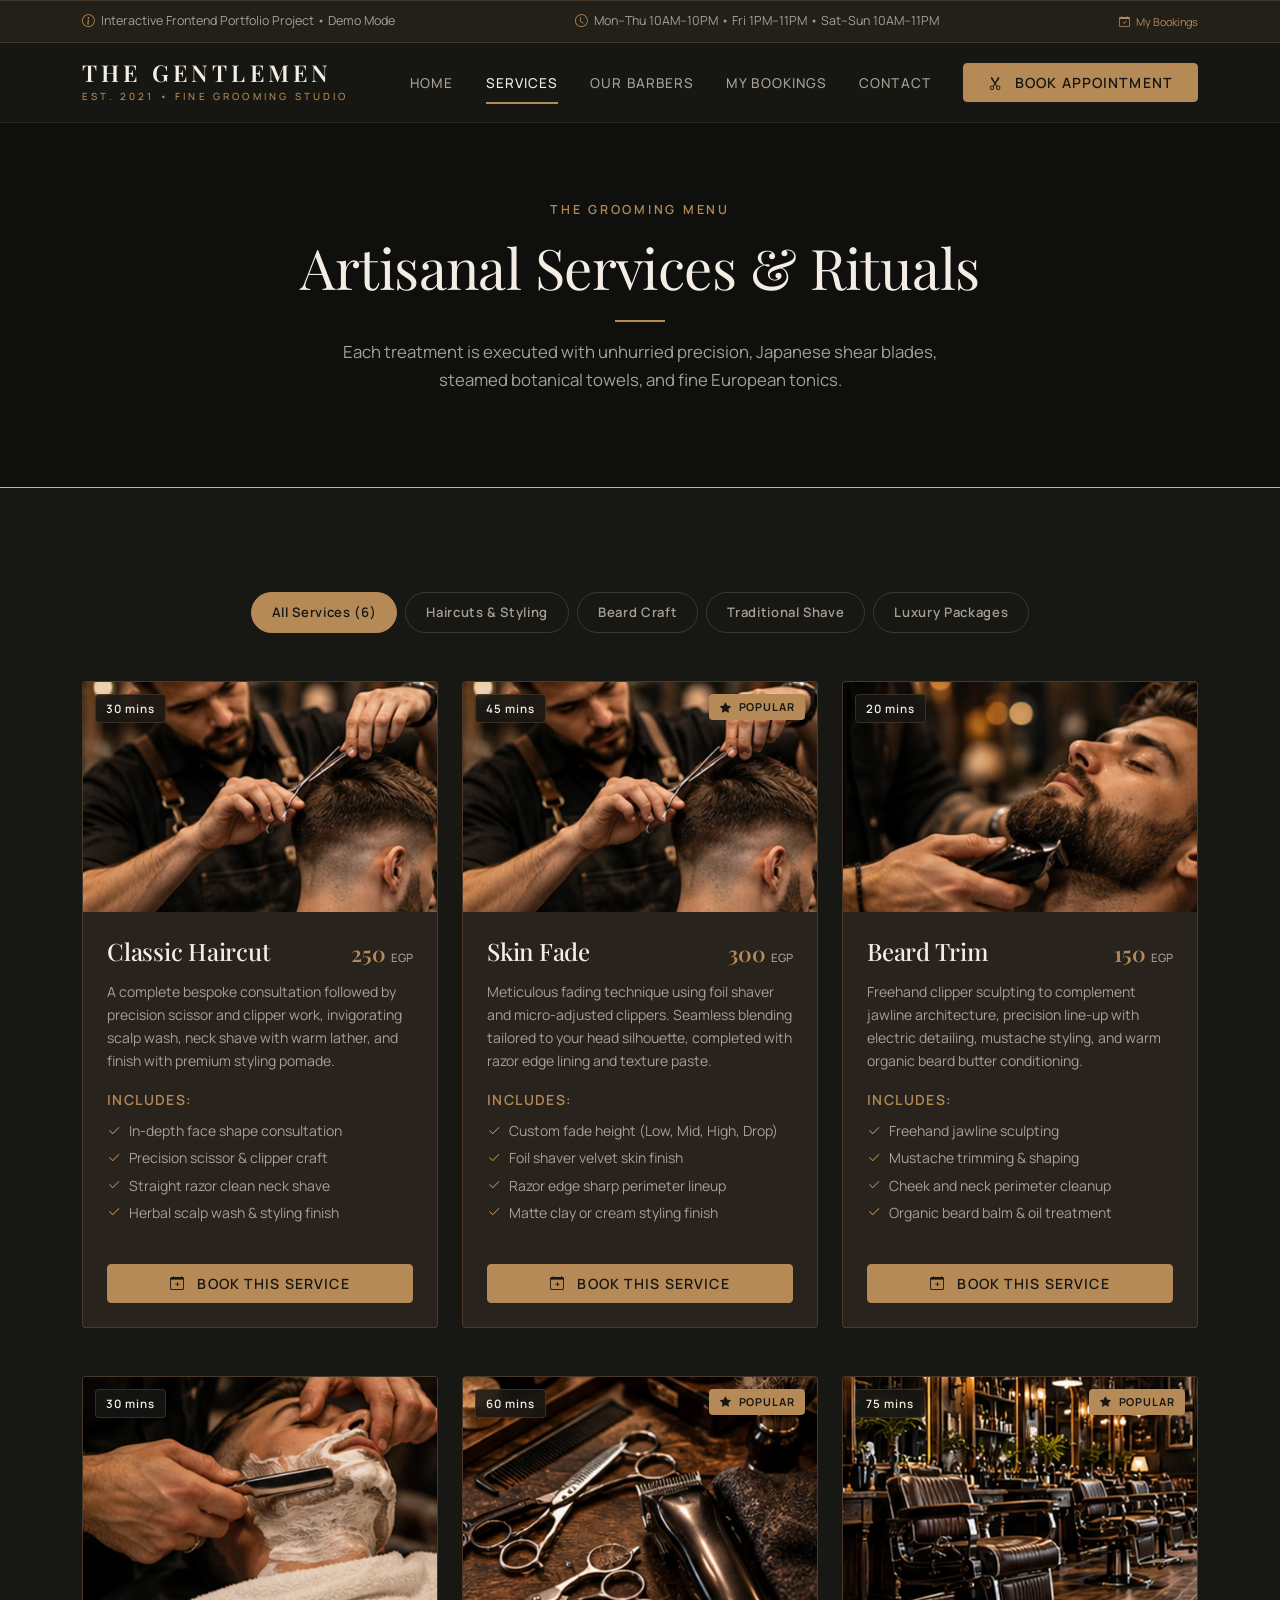
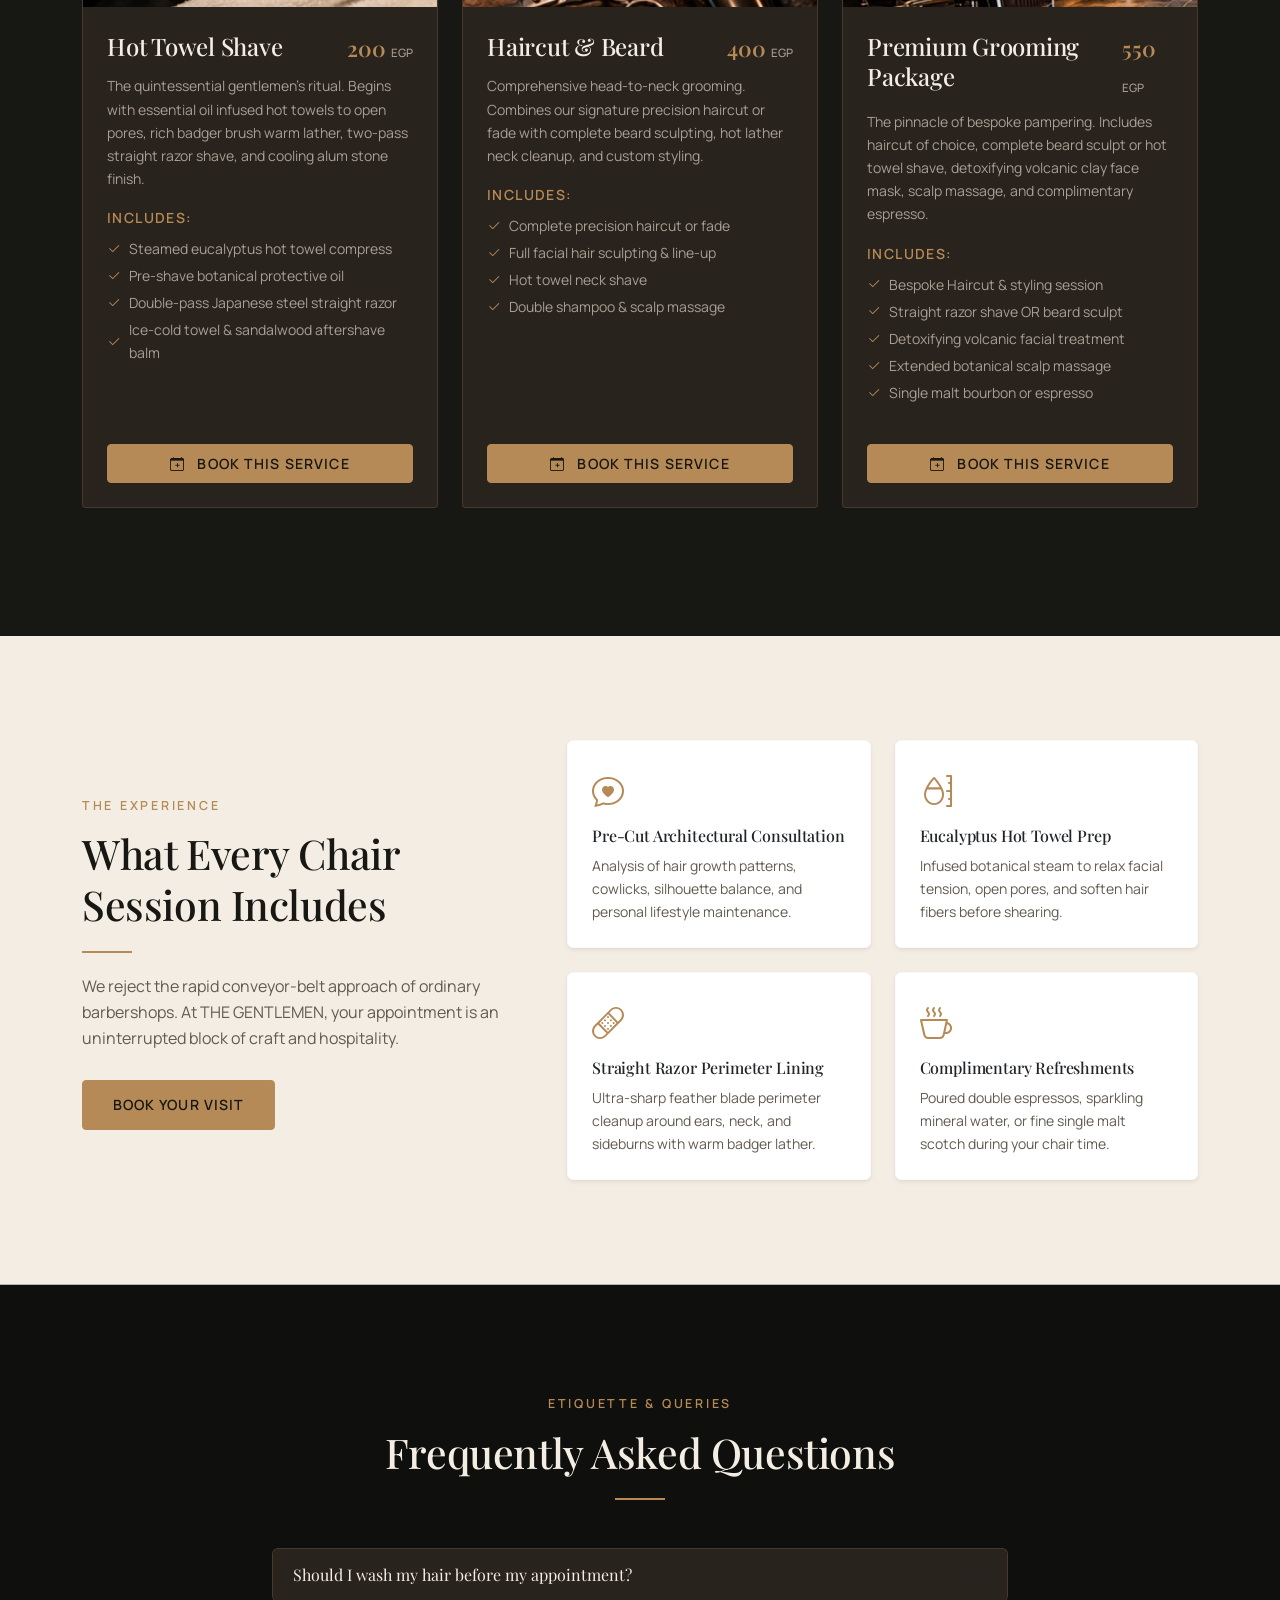
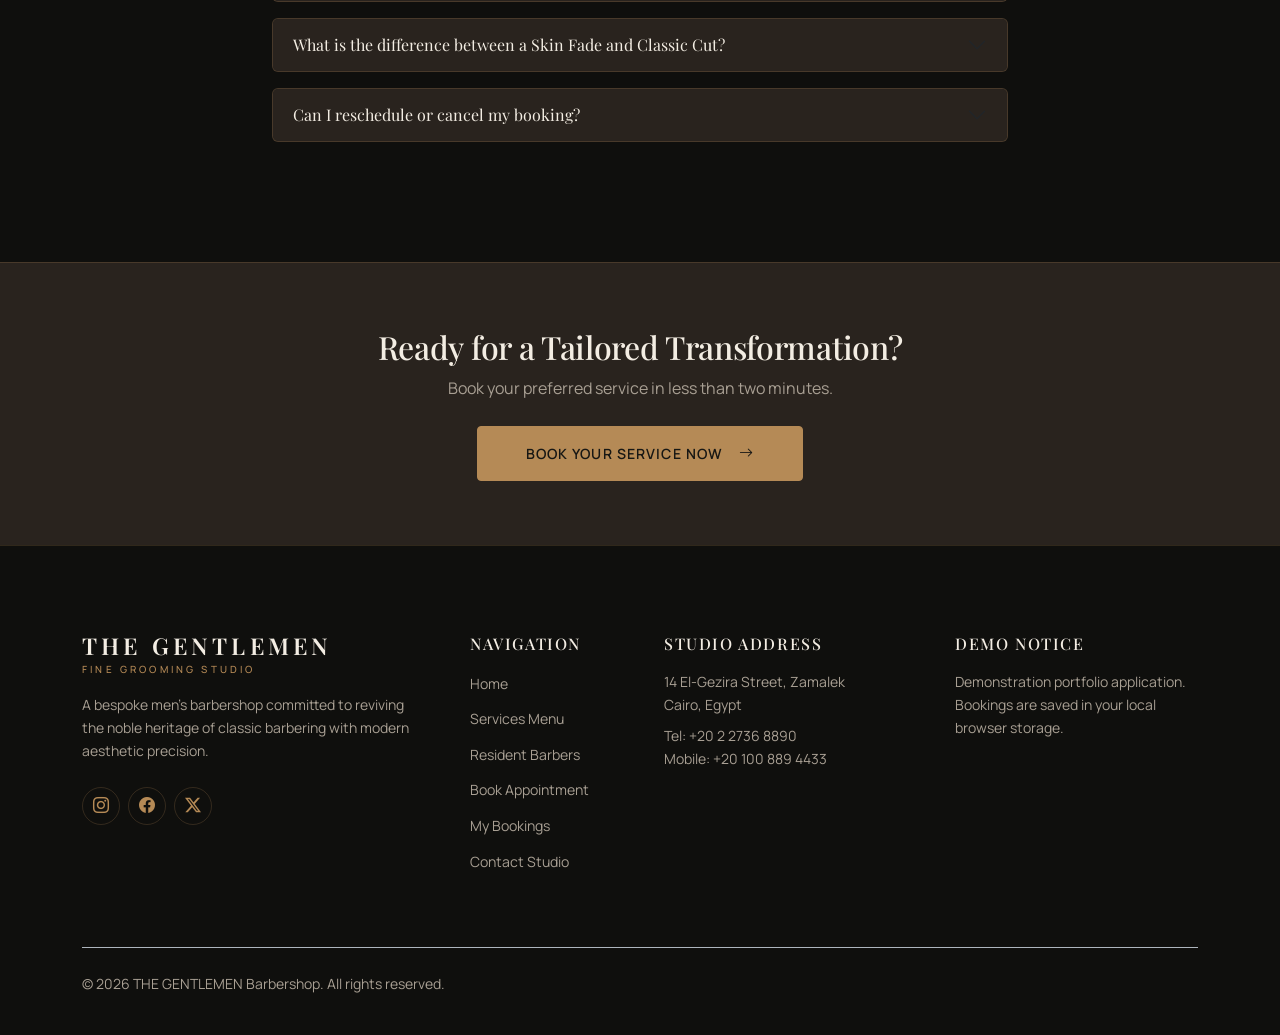
<file: services.html>
<!DOCTYPE html>
<html lang="en">
<head>
  <meta charset="UTF-8">
  <meta name="viewport" content="width=device-width, initial-scale=1.0">
  <title>Services & Grooming Menu — THE GENTLEMEN Barbershop</title>
  <meta name="description" content="Explore our complete menu of tailored haircuts, skin fades, beard sculpting, and traditional hot towel straight-razor shaves. Transparent pricing in EGP.">

  <!-- Google Fonts -->
  <link rel="preconnect" href="https://fonts.googleapis.com">
  <link rel="preconnect" href="https://fonts.gstatic.com" crossorigin>
  <link href="https://fonts.googleapis.com/css2?family=Manrope:wght@300;400;500;600;700&family=Playfair+Display:ital,wght@0,400;0,500;0,600;0,700;1,400&display=swap" rel="stylesheet">

  <!-- Bootstrap 5 & Icons -->
  <link href="https://cdn.jsdelivr.net/npm/bootstrap@5.3.3/dist/css/bootstrap.min.css" rel="stylesheet">
  <link href="https://cdn.jsdelivr.net/npm/bootstrap-icons@1.11.3/font/bootstrap-icons.min.css" rel="stylesheet">

  <!-- Custom Stylesheets -->
  <link rel="stylesheet" href="assets/css/style.css">
  <link rel="stylesheet" href="assets/css/responsive.css">
</head>
<body>

  <!-- Top Strip -->
  <div class="demo-disclaimer-strip text-center">
    <div class="container d-flex justify-content-between align-items-center">
      <span class="d-none d-md-inline"><i class="bi bi-info-circle text-gold me-1"></i> Interactive Frontend Portfolio Project &bull; Demo Mode</span>
      <span class="mx-auto mx-md-0"><i class="bi bi-clock text-gold me-1"></i> Mon–Thu 10AM–10PM &bull; Fri 1PM–11PM &bull; Sat–Sun 10AM–11PM</span>
      <a href="my-bookings.html" class="text-gold text-decoration-none small d-none d-md-inline"><i class="bi bi-calendar-check me-1"></i> My Bookings</a>
    </div>
  </div>

  <!-- Navigation -->
  <nav class="navbar navbar-expand-lg gentlemen-navbar sticky-top">
    <div class="container">
      <a class="brand-logo-link" href="index.html">
        <span class="brand-logo-title">THE GENTLEMEN</span>
        <span class="brand-logo-subtitle">EST. 2021 &bull; FINE GROOMING STUDIO</span>
      </a>

      <button class="navbar-toggler" type="button" data-bs-toggle="collapse" data-bs-target="#navbarServicesContent" aria-label="Toggle navigation">
        <i class="bi bi-list fs-2 text-gold"></i>
      </button>

      <div class="collapse navbar-collapse" id="navbarServicesContent">
        <ul class="navbar-nav ms-auto align-items-lg-center">
          <li class="nav-item">
            <a class="nav-link" href="index.html">Home</a>
          </li>
          <li class="nav-item">
            <a class="nav-link active" href="services.html">Services</a>
          </li>
          <li class="nav-item">
            <a class="nav-link" href="barbers.html">Our Barbers</a>
          </li>
          <li class="nav-item">
            <a class="nav-link" href="my-bookings.html">My Bookings</a>
          </li>
          <li class="nav-item">
            <a class="nav-link" href="contact.html">Contact</a>
          </li>
          <li class="nav-item ms-lg-3 mt-3 mt-lg-0">
            <a href="booking.html" class="btn btn-bronze px-4 py-2">
              <i class="bi bi-scissors me-1"></i> Book Appointment
            </a>
          </li>
        </ul>
      </div>
    </div>
  </nav>

  <!-- Editorial Page Header -->
  <header class="py-5 bg-charcoal-deep border-bottom border-dark-subtle position-relative overflow-hidden">
    <div class="container py-4 text-center">
      <span class="section-eyebrow">The Grooming Menu</span>
      <h1 class="display-4 font-playfair text-ivory mb-3">Artisanal Services & Rituals</h1>
      <div class="gold-divider mx-auto mb-3"></div>
      <p class="section-subtitle mx-auto">
        Each treatment is executed with unhurried precision, Japanese shear blades, steamed botanical towels, and fine European tonics.
      </p>
    </div>
  </header>

  <!-- Services Filter and Grid -->
  <section class="section-padding bg-charcoal">
    <div class="container">
      
      <!-- Category Filter Pills -->
      <div class="d-flex flex-wrap justify-content-center gap-2 mb-5">
        <button class="service-filter-btn active" data-category="all">All Services (6)</button>
        <button class="service-filter-btn" data-category="hair">Haircuts & Styling</button>
        <button class="service-filter-btn" data-category="beard">Beard Craft</button>
        <button class="service-filter-btn" data-category="shave">Traditional Shave</button>
        <button class="service-filter-btn" data-category="packages">Luxury Packages</button>
      </div>

      <!-- Services Grid -->
      <div class="row g-4" id="services-page-grid">
        <!-- Rendered via JavaScript from GENTLEMEN_DATA -->
      </div>
    </div>
  </section>

  <!-- Service Guarantees / Rituals (Warm Ivory Editorial Section) -->
  <section class="section-padding section-ivory">
    <div class="container">
      <div class="row align-items-center g-5">
        <div class="col-lg-5">
          <span class="section-eyebrow text-gold">The Experience</span>
          <h2 class="section-title font-playfair">What Every Chair Session Includes</h2>
          <div class="gold-divider"></div>
          <p class="text-muted">
            We reject the rapid conveyor-belt approach of ordinary barbershops. At THE GENTLEMEN, your appointment is an uninterrupted block of craft and hospitality.
          </p>
          <a href="booking.html" class="btn btn-bronze mt-2">Book Your Visit</a>
        </div>
        <div class="col-lg-7">
          <div class="row g-4">
            <div class="col-sm-6">
              <div class="p-4 bg-white rounded shadow-sm border border-light h-100">
                <i class="bi bi-chat-heart text-gold fs-2 mb-2 d-block"></i>
                <h5 class="font-playfair fs-6 mb-2 text-dark">Pre-Cut Architectural Consultation</h5>
                <p class="small text-muted mb-0">Analysis of hair growth patterns, cowlicks, silhouette balance, and personal lifestyle maintenance.</p>
              </div>
            </div>
            <div class="col-sm-6">
              <div class="p-4 bg-white rounded shadow-sm border border-light h-100">
                <i class="bi bi-moisture text-gold fs-2 mb-2 d-block"></i>
                <h5 class="font-playfair fs-6 mb-2 text-dark">Eucalyptus Hot Towel Prep</h5>
                <p class="small text-muted mb-0">Infused botanical steam to relax facial tension, open pores, and soften hair fibers before shearing.</p>
              </div>
            </div>
            <div class="col-sm-6">
              <div class="p-4 bg-white rounded shadow-sm border border-light h-100">
                <i class="bi bi-bandaid text-gold fs-2 mb-2 d-block"></i>
                <h5 class="font-playfair fs-6 mb-2 text-dark">Straight Razor Perimeter Lining</h5>
                <p class="small text-muted mb-0">Ultra-sharp feather blade perimeter cleanup around ears, neck, and sideburns with warm badger lather.</p>
              </div>
            </div>
            <div class="col-sm-6">
              <div class="p-4 bg-white rounded shadow-sm border border-light h-100">
                <i class="bi bi-cup-hot text-gold fs-2 mb-2 d-block"></i>
                <h5 class="font-playfair fs-6 mb-2 text-dark">Complimentary Refreshments</h5>
                <p class="small text-muted mb-0">Poured double espressos, sparkling mineral water, or fine single malt scotch during your chair time.</p>
              </div>
            </div>
          </div>
        </div>
      </div>
    </div>
  </section>

  <!-- Service FAQ Section -->
  <section class="section-padding bg-charcoal-deep border-top border-dark-subtle">
    <div class="container">
      <div class="text-center mb-5">
        <span class="section-eyebrow">Etiquette & Queries</span>
        <h2 class="section-title font-playfair">Frequently Asked Questions</h2>
        <div class="gold-divider mx-auto"></div>
      </div>

      <div class="row justify-content-center">
        <div class="col-lg-8">
          <div class="accordion gentlemen-accordion" id="servicesAccordion">
            <div class="accordion-item bg-espresso border border-bronze-subtle mb-3 rounded overflow-hidden">
              <h2 class="accordion-header" id="headingOne">
                <button class="accordion-button bg-espresso text-ivory collapsed" type="button" data-bs-toggle="collapse" data-bs-target="#collapseOne" aria-expanded="false" aria-controls="collapseOne">
                  Should I wash my hair before my appointment?
                </button>
              </h2>
              <div id="collapseOne" class="accordion-collapse collapse" aria-labelledby="headingOne" data-bs-parent="#servicesAccordion">
                <div class="accordion-body text-muted-ivory small">
                  It is not required. All our haircuts and packages include a preliminary rinse and an invigorating post-cut botanical scalp massage to leave you perfectly groomed and ready for your day or evening.
                </div>
              </div>
            </div>

            <div class="accordion-item bg-espresso border border-bronze-subtle mb-3 rounded overflow-hidden">
              <h2 class="accordion-header" id="headingTwo">
                <button class="accordion-button bg-espresso text-ivory collapsed" type="button" data-bs-toggle="collapse" data-bs-target="#collapseTwo" aria-expanded="false" aria-controls="collapseTwo">
                  What is the difference between a Skin Fade and Classic Cut?
                </button>
              </h2>
              <div id="collapseTwo" class="accordion-collapse collapse" aria-labelledby="headingTwo" data-bs-parent="#servicesAccordion">
                <div class="accordion-body text-muted-ivory small">
                  A Classic Haircut utilizes shear-over-comb and guard blending with natural taper edges, keeping modest length at the base. A Skin Fade takes the bottom perimeter down to smooth skin with a foil shaver, creating a seamless gradient transition requiring 45 minutes of detailed micro-blending.
                </div>
              </div>
            </div>

            <div class="accordion-item bg-espresso border border-bronze-subtle mb-3 rounded overflow-hidden">
              <h2 class="accordion-header" id="headingThree">
                <button class="accordion-button bg-espresso text-ivory collapsed" type="button" data-bs-toggle="collapse" data-bs-target="#collapseThree" aria-expanded="false" aria-controls="collapseThree">
                  Can I reschedule or cancel my booking?
                </button>
              </h2>
              <div id="collapseThree" class="accordion-collapse collapse" aria-labelledby="headingThree" data-bs-parent="#servicesAccordion">
                <div class="accordion-body text-muted-ivory small">
                  Yes, easily! You can visit the <a href="my-bookings.html" class="text-gold">My Bookings</a> page at any time to reschedule to a new date/time or cancel your appointment with one click.
                </div>
              </div>
            </div>
          </div>
        </div>
      </div>
    </div>
  </section>

  <!-- Final CTA -->
  <section class="py-5 text-center bg-espresso border-top border-bronze-subtle">
    <div class="container py-3">
      <h3 class="font-playfair fs-2 text-ivory mb-2">Ready for a Tailored Transformation?</h3>
      <p class="text-muted-ivory mb-4">Book your preferred service in less than two minutes.</p>
      <a href="booking.html" class="btn btn-bronze px-5 py-3">
        Book Your Service Now <i class="bi bi-arrow-right ms-2"></i>
      </a>
    </div>
  </section>

  <!-- Footer -->
  <footer class="gentlemen-footer">
    <div class="container">
      <div class="row g-5">
        <div class="col-lg-4">
          <div class="brand-logo-link mb-3">
            <span class="brand-logo-title">THE GENTLEMEN</span>
            <span class="brand-logo-subtitle">FINE GROOMING STUDIO</span>
          </div>
          <p class="small text-muted-ivory mb-4">
            A bespoke men's barbershop committed to reviving the noble heritage of classic barbering with modern aesthetic precision.
          </p>
          <div class="d-flex">
            <a href="https://instagram.com" target="_blank" rel="noopener" class="social-icon-btn" aria-label="Instagram"><i class="bi bi-instagram"></i></a>
            <a href="https://facebook.com" target="_blank" rel="noopener" class="social-icon-btn" aria-label="Facebook"><i class="bi bi-facebook"></i></a>
            <a href="https://twitter.com" target="_blank" rel="noopener" class="social-icon-btn" aria-label="Twitter"><i class="bi bi-twitter-x"></i></a>
          </div>
        </div>

        <div class="col-6 col-lg-2">
          <h5 class="font-playfair fs-6 text-ivory mb-3 text-uppercase letter-spacing-1">Navigation</h5>
          <ul class="list-unstyled">
            <li><a href="index.html" class="footer-nav-link">Home</a></li>
            <li><a href="services.html" class="footer-nav-link">Services Menu</a></li>
            <li><a href="barbers.html" class="footer-nav-link">Resident Barbers</a></li>
            <li><a href="booking.html" class="footer-nav-link">Book Appointment</a></li>
            <li><a href="my-bookings.html" class="footer-nav-link">My Bookings</a></li>
            <li><a href="contact.html" class="footer-nav-link">Contact Studio</a></li>
          </ul>
        </div>

        <div class="col-6 col-lg-3">
          <h5 class="font-playfair fs-6 text-ivory mb-3 text-uppercase letter-spacing-1">Studio Address</h5>
          <p class="small text-muted-ivory mb-2">
            14 El-Gezira Street, Zamalek<br>Cairo, Egypt
          </p>
          <p class="small text-muted-ivory mb-0">
            Tel: +20 2 2736 8890<br>
            Mobile: +20 100 889 4433
          </p>
        </div>

        <div class="col-lg-3">
          <h5 class="font-playfair fs-6 text-ivory mb-3 text-uppercase letter-spacing-1">Demo Notice</h5>
          <p class="small text-muted-ivory">
            Demonstration portfolio application. Bookings are saved in your local browser storage.
          </p>
        </div>
      </div>

      <div class="mt-5 pt-4 border-top border-dark-subtle d-flex flex-wrap justify-content-between align-items-center small text-muted-ivory">
        <div>&copy; <span id="current-year">2026</span> THE GENTLEMEN Barbershop. All rights reserved.</div>
      </div>
    </div>
  </footer>

  <!-- Bootstrap 5 JS -->
  <script src="https://cdn.jsdelivr.net/npm/bootstrap@5.3.3/dist/js/bootstrap.bundle.min.js"></script>

  <!-- Modular Scripts -->
  <script src="assets/js/data.js"></script>
  <script src="assets/js/storage.js"></script>
  <script src="assets/js/validation.js"></script>
  <script src="assets/js/main.js"></script>

  <!-- Page Script: Render Services with Filter -->
  <script>
    document.addEventListener('DOMContentLoaded', () => {
      const container = document.getElementById('services-page-grid');
      const filterBtns = document.querySelectorAll('.service-filter-btn');

      function render(filter = 'all') {
        const filtered = GENTLEMEN_DATA.services.filter(s => filter === 'all' || s.category === filter);
        
        container.innerHTML = filtered.map(service => `
          <div class="col-md-6 col-lg-4 mb-4">
            <div class="service-preview-card h-100 d-flex flex-column justify-content-between">
              <div>
                <div class="service-card-img-wrapper position-relative">
                  <img src="${service.image}" alt="${service.name}" class="service-card-img" loading="lazy">
                  <span class="service-card-tag">${service.duration} mins</span>
                  ${service.popular ? '<span class="service-popular-badge"><i class="bi bi-star-fill me-1"></i> Popular</span>' : ''}
                </div>
                <div class="p-4">
                  <div class="d-flex justify-content-between align-items-start mb-2">
                    <h3 class="font-playfair fs-4 text-ivory mb-0">${service.name}</h3>
                    <div class="service-card-price">${service.price} <small class="currency">EGP</small></div>
                  </div>
                  <p class="text-muted-ivory small mb-3">${service.fullDesc}</p>
                  
                  <div class="service-features-list mb-3">
                    <span class="small text-bronze fw-semibold d-block mb-2 text-uppercase letter-spacing-1">Includes:</span>
                    <ul class="list-unstyled mb-0">
                      ${service.features.map(f => `
                        <li class="small text-muted-ivory mb-1 d-flex align-items-center">
                          <i class="bi bi-check2 text-gold me-2"></i> ${f}
                        </li>
                      `).join('')}
                    </ul>
                  </div>
                </div>
              </div>

              <div class="p-4 pt-0">
                <a href="booking.html?service=${service.id}" class="btn btn-bronze w-100 py-2">
                  <i class="bi bi-calendar-plus me-1"></i> Book This Service
                </a>
              </div>
            </div>
          </div>
        `).join('');
      }

      filterBtns.forEach(btn => {
        btn.addEventListener('click', () => {
          filterBtns.forEach(b => b.classList.remove('active'));
          btn.classList.add('active');
          render(btn.getAttribute('data-category'));
        });
      });

      render('all');
    });
  </script>
</body>
</html>
</file>
<file: assets/css/style.css>
/**
 * THE GENTLEMEN — Premium Barbershop & Grooming Studio
 * Visual Design System & Core Stylesheet
 */

/* ==========================================================================
   1. CSS VARIABLES & DESIGN TOKENS
   ========================================================================== */
:root {
  /* Brand Palette */
  --color-charcoal: #171714;
  --color-charcoal-deep: #0f0f0d;
  --color-charcoal-surface: #1e1e1b;
  --color-espresso: #29231E;
  --color-espresso-dark: #201a16;
  --color-espresso-light: #38302a;
  --color-bronze: #B58A56;
  --color-bronze-light: #CFA572;
  --color-bronze-dark: #8C6534;
  --color-bronze-subtle: rgba(181, 138, 86, 0.22);
  --color-ivory: #F3EDE3;
  --color-ivory-light: #FAF7F2;
  --color-ivory-muted: #A89F93;
  --color-ivory-dim: #777067;

  /* Typography */
  --font-serif: 'Playfair Display', Georgia, serif;
  --font-sans: 'Manrope', -apple-system, BlinkMacSystemFont, 'Segoe UI', Roboto, sans-serif;

  /* Elevations & Borders */
  --border-hairline: 1px solid rgba(181, 138, 86, 0.18);
  --border-subtle: 1px solid rgba(243, 237, 227, 0.08);
  --border-bronze-solid: 1px solid #B58A56;
  --radius-sm: 4px;
  --radius-md: 8px;
  --radius-lg: 12px;
  --shadow-luxury: 0 16px 40px rgba(0, 0, 0, 0.45);
  --shadow-hover: 0 24px 50px rgba(0, 0, 0, 0.65);
  --transition-smooth: all 0.35s cubic-bezier(0.16, 1, 0.3, 1);
}

/* ==========================================================================
   2. GLOBAL RESET & BASE STYLES
   ========================================================================== */
*, *::before, *::after {
  box-sizing: border-box;
}

html {
  scroll-behavior: smooth;
  font-size: 16px;
}

body {
  margin: 0;
  padding: 0;
  background-color: var(--color-charcoal);
  color: var(--color-ivory-muted);
  font-family: var(--font-sans);
  font-weight: 400;
  line-height: 1.65;
  -webkit-font-smoothing: antialiased;
  -moz-osx-font-smoothing: grayscale;
  overflow-x: hidden;
}

::selection {
  background-color: var(--color-bronze);
  color: var(--color-charcoal);
}

/* Typography Utilities */
.font-playfair {
  font-family: var(--font-serif) !important;
}

.font-manrope {
  font-family: var(--font-sans) !important;
}

h1, h2, h3, h4, h5, h6,
.h1, .h2, .h3, .h4, .h5, .h6 {
  font-family: var(--font-serif);
  color: var(--color-ivory);
  font-weight: 500;
  line-height: 1.25;
  letter-spacing: -0.01em;
}

p {
  margin-bottom: 1.25rem;
}

a {
  color: var(--color-bronze);
  text-decoration: none;
  transition: var(--transition-smooth);
}

a:hover {
  color: var(--color-bronze-light);
}

.letter-spacing-1 {
  letter-spacing: 0.1em;
}

.letter-spacing-2 {
  letter-spacing: 0.18em;
}

.letter-spacing-3 {
  letter-spacing: 0.28em;
}

/* Colors & Contrast helpers */
.text-ivory {
  color: var(--color-ivory) !important;
}

.text-ivory-light {
  color: var(--color-ivory-light) !important;
}

.text-muted-ivory {
  color: var(--color-ivory-muted) !important;
}

.text-gold, .text-bronze {
  color: var(--color-bronze) !important;
}

.bg-charcoal {
  background-color: var(--color-charcoal) !important;
}

.bg-charcoal-deep {
  background-color: var(--color-charcoal-deep) !important;
}

.bg-charcoal-surface {
  background-color: var(--color-charcoal-surface) !important;
}

.bg-espresso {
  background-color: var(--color-espresso) !important;
}

.bg-espresso-dark {
  background-color: var(--color-espresso-dark) !important;
}

.border-bronze-subtle {
  border-color: var(--color-bronze-subtle) !important;
}

.border-hairline {
  border: var(--border-hairline) !important;
}

/* Luxury Warm Ivory Editorial Section Contrast */
.section-ivory {
  background-color: var(--color-ivory);
  color: var(--color-espresso);
}

.section-ivory h1,
.section-ivory h2,
.section-ivory h3,
.section-ivory h4,
.section-ivory h5 {
  color: var(--color-charcoal);
}

.section-ivory .text-muted-ivory,
.section-ivory .text-muted {
  color: #635A50 !important;
}

.section-ivory .border-dark-subtle {
  border-color: rgba(41, 35, 30, 0.15) !important;
}

/* ==========================================================================
   3. BUTTONS & INTERACTIVE ELEMENTS
   ========================================================================== */
.btn {
  font-family: var(--font-sans);
  font-size: 0.88rem;
  font-weight: 600;
  letter-spacing: 0.08em;
  text-transform: uppercase;
  padding: 0.85rem 1.85rem;
  border-radius: var(--radius-sm);
  transition: var(--transition-smooth);
  display: inline-flex;
  align-items: center;
  justify-content: center;
  gap: 0.5rem;
}

.btn-bronze {
  background-color: var(--color-bronze);
  color: var(--color-charcoal);
  border: 1px solid var(--color-bronze);
}

.btn-bronze:hover, .btn-bronze:focus {
  background-color: var(--color-bronze-light);
  border-color: var(--color-bronze-light);
  color: var(--color-charcoal-deep);
  box-shadow: 0 8px 22px rgba(181, 138, 86, 0.28);
}

.btn-outline-bronze {
  background-color: transparent;
  color: var(--color-bronze);
  border: 1px solid var(--color-bronze);
}

.btn-outline-bronze:hover, .btn-outline-bronze:focus {
  background-color: var(--color-bronze);
  color: var(--color-charcoal);
  border-color: var(--color-bronze);
  box-shadow: 0 8px 22px rgba(181, 138, 86, 0.2);
}

.btn-outline-light-custom {
  background-color: transparent;
  color: var(--color-ivory);
  border: 1px solid rgba(243, 237, 227, 0.3);
}

.btn-outline-light-custom:hover {
  background-color: rgba(243, 237, 227, 0.1);
  color: var(--color-ivory-light);
  border-color: var(--color-ivory);
}

/* Focus styling for accessibility */
button:focus-visible,
a:focus-visible,
input:focus-visible,
select:focus-visible,
textarea:focus-visible {
  outline: 2px solid var(--color-bronze);
  outline-offset: 3px;
}

/* ==========================================================================
   4. NAVIGATION BAR & HEADER
   ========================================================================== */
.gentlemen-top-bar {
  background-color: var(--color-charcoal-deep);
  border-bottom: 1px solid rgba(243, 237, 227, 0.06);
  font-size: 0.78rem;
  letter-spacing: 0.05em;
  padding: 0.45rem 0;
}

.gentlemen-navbar {
  background-color: rgba(23, 23, 20, 0.88);
  backdrop-filter: blur(14px);
  -webkit-backdrop-filter: blur(14px);
  border-bottom: 1px solid rgba(181, 138, 86, 0.14);
  padding: 1.1rem 0;
  transition: var(--transition-smooth);
  z-index: 1030;
}

.gentlemen-navbar.navbar-scrolled {
  padding: 0.65rem 0;
  background-color: rgba(23, 23, 20, 0.96);
  border-bottom-color: rgba(181, 138, 86, 0.28);
  box-shadow: 0 10px 30px rgba(0, 0, 0, 0.5);
}

/* Typographic Logo */
.brand-logo-link {
  display: flex;
  flex-direction: column;
  text-decoration: none;
}

.brand-logo-title {
  font-family: var(--font-serif);
  font-size: 1.45rem;
  font-weight: 600;
  letter-spacing: 0.18em;
  color: var(--color-ivory);
  margin: 0;
  line-height: 1;
}

.brand-logo-subtitle {
  font-family: var(--font-sans);
  font-size: 0.62rem;
  font-weight: 500;
  letter-spacing: 0.32em;
  color: var(--color-bronze);
  text-transform: uppercase;
  margin-top: 4px;
}

/* Nav items */
.navbar-nav .nav-link {
  font-family: var(--font-sans);
  font-size: 0.85rem;
  font-weight: 500;
  letter-spacing: 0.08em;
  text-transform: uppercase;
  color: var(--color-ivory-muted);
  padding: 0.6rem 1rem !important;
  position: relative;
  transition: var(--transition-smooth);
}

.navbar-nav .nav-link:hover,
.navbar-nav .nav-link.active {
  color: var(--color-ivory);
}

.navbar-nav .nav-link.active::after {
  content: '';
  position: absolute;
  bottom: 0px;
  left: 1rem;
  right: 1rem;
  height: 2px;
  background-color: var(--color-bronze);
}

.navbar-toggler {
  border: 1px solid var(--color-bronze-subtle);
  padding: 0.4rem 0.65rem;
  color: var(--color-bronze);
}

.navbar-toggler:focus {
  box-shadow: none;
  outline: 2px solid var(--color-bronze);
}

/* ==========================================================================
   5. HERO COMPONENT
   ========================================================================== */
.hero-section {
  position: relative;
  min-height: 85vh;
  display: flex;
  align-items: center;
  background-color: var(--color-charcoal-deep);
  overflow: hidden;
}

.hero-bg-wrapper {
  position: absolute;
  top: 0;
  left: 0;
  width: 100%;
  height: 100%;
  z-index: 1;
}

.hero-bg-img {
  width: 100%;
  height: 100%;
  object-fit: cover;
  object-position: center;
  transform: scale(1.03);
  filter: brightness(0.65) contrast(1.05);
}

.hero-overlay {
  position: absolute;
  top: 0;
  left: 0;
  width: 100%;
  height: 100%;
  background: linear-gradient(
    180deg,
    rgba(23, 23, 20, 0.45) 0%,
    rgba(23, 23, 20, 0.85) 60%,
    var(--color-charcoal) 100%
  );
  z-index: 2;
}

.hero-content {
  position: relative;
  z-index: 3;
  padding: 6rem 0;
}

.hero-badge-pill {
  display: inline-flex;
  align-items: center;
  gap: 0.6rem;
  background-color: rgba(41, 35, 30, 0.65);
  backdrop-filter: blur(8px);
  border: 1px solid var(--color-bronze-subtle);
  border-radius: 50px;
  padding: 0.45rem 1.1rem;
  font-size: 0.78rem;
  letter-spacing: 0.12em;
  color: var(--color-bronze);
  text-transform: uppercase;
}

.hero-title {
  font-size: clamp(2.4rem, 5vw, 4.4rem);
  font-weight: 500;
  line-height: 1.1;
  color: var(--color-ivory-light);
  margin-top: 1.25rem;
  margin-bottom: 1.5rem;
}

.hero-description {
  font-size: clamp(1rem, 1.3vw, 1.2rem);
  color: var(--color-ivory-muted);
  max-width: 620px;
  line-height: 1.7;
}

.hero-feature-stat {
  border-left: 2px solid var(--color-bronze);
  padding-left: 1.25rem;
}

/* ==========================================================================
   6. SECTION HEADINGS & ACCENTS
   ========================================================================== */
.section-padding {
  padding: 6.5rem 0;
}

.section-eyebrow {
  font-size: 0.78rem;
  font-weight: 600;
  letter-spacing: 0.22em;
  text-transform: uppercase;
  color: var(--color-bronze);
  display: inline-block;
  margin-bottom: 0.75rem;
}

.section-title {
  font-size: clamp(1.9rem, 3.2vw, 3rem);
  margin-bottom: 1.25rem;
  letter-spacing: -0.01em;
}

.section-subtitle {
  font-size: 1.05rem;
  color: var(--color-ivory-muted);
  max-width: 640px;
  line-height: 1.7;
}

.gold-divider {
  width: 50px;
  height: 2px;
  background-color: var(--color-bronze);
  margin: 1.25rem 0;
}

.gold-divider.mx-auto {
  margin-left: auto;
  margin-right: auto;
}

/* ==========================================================================
   7. SERVICE CARDS & PREVIEWS
   ========================================================================== */
.service-preview-card,
.service-selection-card {
  background-color: var(--color-espresso);
  border: 1px solid var(--color-bronze-subtle);
  border-radius: var(--radius-sm);
  overflow: hidden;
  transition: var(--transition-smooth);
  cursor: pointer;
  position: relative;
}

.service-preview-card:hover,
.service-selection-card:hover {
  transform: translateY(-4px);
  border-color: var(--color-bronze);
  box-shadow: var(--shadow-luxury);
}

.service-selection-card.selected {
  border: 2px solid var(--color-bronze);
  background-color: #2e2620;
  box-shadow: 0 8px 24px rgba(181, 138, 86, 0.22);
}

.service-card-img-wrapper {
  position: relative;
  height: 210px;
  overflow: hidden;
  background-color: var(--color-charcoal-deep);
}

.service-card-img {
  width: 100%;
  height: 100%;
  object-fit: cover;
  transition: transform 0.6s cubic-bezier(0.16, 1, 0.3, 1);
}

.service-preview-card:hover .service-card-img,
.service-selection-card:hover .service-card-img {
  transform: scale(1.05);
}

.service-card-tag {
  position: absolute;
  top: 12px;
  left: 12px;
  background-color: rgba(23, 23, 20, 0.85);
  backdrop-filter: blur(6px);
  border: 1px solid var(--color-bronze-subtle);
  color: var(--color-ivory);
  font-size: 0.72rem;
  letter-spacing: 0.08em;
  padding: 0.25rem 0.65rem;
  border-radius: var(--radius-sm);
  font-weight: 600;
}

.service-popular-badge {
  position: absolute;
  top: 12px;
  right: 12px;
  background-color: var(--color-bronze);
  color: var(--color-charcoal);
  font-size: 0.68rem;
  letter-spacing: 0.08em;
  font-weight: 700;
  padding: 0.25rem 0.65rem;
  border-radius: var(--radius-sm);
  text-transform: uppercase;
}

.service-card-price {
  font-family: var(--font-serif);
  font-size: 1.35rem;
  color: var(--color-bronze);
  font-weight: 600;
}

.service-card-price .currency {
  font-family: var(--font-sans);
  font-size: 0.72rem;
  color: var(--color-ivory-muted);
  font-weight: 500;
}

/* Service Menu Tabs on services.html */
.service-filter-btn {
  background-color: transparent;
  color: var(--color-ivory-muted);
  border: 1px solid rgba(243, 237, 227, 0.15);
  padding: 0.55rem 1.25rem;
  border-radius: 50px;
  font-size: 0.82rem;
  font-weight: 600;
  letter-spacing: 0.05em;
  transition: var(--transition-smooth);
}

.service-filter-btn:hover,
.service-filter-btn.active {
  background-color: var(--color-bronze);
  color: var(--color-charcoal);
  border-color: var(--color-bronze);
}

/* ==========================================================================
   8. BARBER PROFILES & CARDS
   ========================================================================== */
.barber-preview-card,
.barber-selection-card {
  background-color: var(--color-espresso);
  border: 1px solid var(--color-bronze-subtle);
  border-radius: var(--radius-sm);
  overflow: hidden;
  transition: var(--transition-smooth);
  cursor: pointer;
}

.barber-preview-card:hover,
.barber-selection-card:hover {
  transform: translateY(-4px);
  border-color: var(--color-bronze);
  box-shadow: var(--shadow-luxury);
}

.barber-selection-card.selected {
  border: 2px solid var(--color-bronze);
  background-color: #2e2620;
  box-shadow: 0 8px 24px rgba(181, 138, 86, 0.22);
}

.barber-card-img-wrapper {
  position: relative;
  height: 290px;
  overflow: hidden;
  background-color: var(--color-charcoal-deep);
}

.barber-card-img {
  width: 100%;
  height: 100%;
  object-fit: cover;
  object-position: top center;
  transition: transform 0.6s cubic-bezier(0.16, 1, 0.3, 1);
}

.barber-preview-card:hover .barber-card-img,
.barber-selection-card:hover .barber-card-img {
  transform: scale(1.04);
}

.barber-card-rating {
  position: absolute;
  bottom: 12px;
  left: 12px;
  background-color: rgba(23, 23, 20, 0.9);
  backdrop-filter: blur(6px);
  border: 1px solid var(--color-bronze-subtle);
  color: var(--color-ivory);
  font-size: 0.75rem;
  padding: 0.3rem 0.65rem;
  border-radius: var(--radius-sm);
  font-weight: 600;
}

.barber-selection-card.any-barber-card {
  background-color: var(--color-charcoal-surface);
  border: 1px dashed var(--color-bronze);
}

.barber-selection-card.any-barber-card.selected {
  border: 2px solid var(--color-bronze);
  background-color: var(--color-espresso);
}

.barber-avatar-box {
  width: 58px;
  height: 58px;
  border-radius: 50%;
  background-color: var(--color-espresso);
  border: 1px solid var(--color-bronze);
  display: flex;
  align-items: center;
  justify-content: center;
}

/* ==========================================================================
   9. INTERACTIVE BOOKING WIZARD & STEPPER
   ========================================================================== */
.booking-stepper-container {
  display: flex;
  justify-content: space-between;
  position: relative;
  margin-bottom: 2.5rem;
}

.booking-stepper-container::before {
  content: '';
  position: absolute;
  top: 18px;
  left: 20px;
  right: 20px;
  height: 2px;
  background-color: rgba(181, 138, 86, 0.2);
  z-index: 1;
}

.step-progress-item {
  position: relative;
  z-index: 2;
  display: flex;
  flex-direction: column;
  align-items: center;
  background-color: transparent;
  border: none;
  cursor: pointer;
  padding: 0;
  transition: var(--transition-smooth);
}

.step-indicator-circle {
  width: 38px;
  height: 38px;
  border-radius: 50%;
  background-color: var(--color-charcoal-deep);
  border: 2px solid rgba(181, 138, 86, 0.35);
  color: var(--color-ivory-muted);
  display: flex;
  align-items: center;
  justify-content: center;
  font-weight: 600;
  font-size: 0.85rem;
  margin-bottom: 0.5rem;
  transition: var(--transition-smooth);
}

.step-progress-item.active .step-indicator-circle {
  background-color: var(--color-bronze);
  border-color: var(--color-bronze);
  color: var(--color-charcoal);
  box-shadow: 0 0 16px rgba(181, 138, 86, 0.4);
}

.step-progress-item.completed .step-indicator-circle {
  background-color: var(--color-espresso);
  border-color: var(--color-bronze);
  color: var(--color-bronze);
}

.step-label {
  font-size: 0.72rem;
  letter-spacing: 0.08em;
  text-transform: uppercase;
  color: var(--color-ivory-dim);
  font-weight: 600;
  white-space: nowrap;
}

.step-progress-item.active .step-label {
  color: var(--color-ivory);
}

.step-progress-item.completed .step-label {
  color: var(--color-bronze);
}

/* Wizard Step Panes */
.booking-step-pane {
  display: none;
}

.booking-step-pane.active {
  display: block;
  animation: fadeInStep 0.4s cubic-bezier(0.16, 1, 0.3, 1) forwards;
}

@keyframes fadeInStep {
  from {
    opacity: 0;
    transform: translateY(8px);
  }
  to {
    opacity: 1;
    transform: translateY(0);
  }
}

.booking-wizard-box {
  background-color: var(--color-charcoal-surface);
  border: 1px solid var(--color-bronze-subtle);
  border-radius: var(--radius-md);
  padding: 2.25rem;
  box-shadow: var(--shadow-luxury);
}

.booking-summary-box {
  background-color: var(--color-espresso);
  border: 1px solid var(--color-bronze-subtle);
  border-radius: var(--radius-md);
  padding: 1.85rem;
  position: sticky;
  top: 100px;
}

/* ==========================================================================
   10. INTERACTIVE CALENDAR COMPONENT
   ========================================================================== */
.calendar-widget {
  background-color: var(--color-espresso);
  border: 1px solid var(--color-bronze-subtle);
  border-radius: var(--radius-md);
  padding: 1.5rem;
}

.calendar-header {
  display: flex;
  justify-content: space-between;
  align-items: center;
  margin-bottom: 1.25rem;
  padding-bottom: 0.85rem;
  border-bottom: 1px solid rgba(181, 138, 86, 0.15);
}

.calendar-nav-btn {
  background: transparent;
  border: 1px solid var(--color-bronze-subtle);
  color: var(--color-bronze);
  width: 36px;
  height: 36px;
  border-radius: 50%;
  display: flex;
  align-items: center;
  justify-content: center;
  transition: var(--transition-smooth);
}

.calendar-nav-btn:hover:not(:disabled) {
  background-color: var(--color-bronze);
  color: var(--color-charcoal);
}

.calendar-weekdays-grid {
  display: grid;
  grid-template-columns: repeat(7, 1fr);
  gap: 6px;
  text-align: center;
  margin-bottom: 8px;
}

.calendar-weekday {
  font-size: 0.75rem;
  font-weight: 700;
  letter-spacing: 0.08em;
  color: var(--color-bronze);
  padding: 0.4rem 0;
  text-transform: uppercase;
}

.calendar-days-grid {
  display: grid;
  grid-template-columns: repeat(7, 1fr);
  gap: 8px;
}

.calendar-day {
  background: transparent;
  border: 1px solid rgba(243, 237, 227, 0.08);
  border-radius: var(--radius-sm);
  color: var(--color-ivory);
  height: 52px;
  display: flex;
  flex-direction: column;
  align-items: center;
  justify-content: center;
  cursor: pointer;
  position: relative;
  transition: var(--transition-smooth);
  font-size: 0.95rem;
}

.calendar-day:hover:not(:disabled):not(.empty) {
  border-color: var(--color-bronze);
  background-color: rgba(181, 138, 86, 0.15);
}

.calendar-day.is-today {
  border-color: var(--color-bronze);
}

.calendar-day.is-today .today-dot {
  position: absolute;
  bottom: 4px;
  width: 4px;
  height: 4px;
  background-color: var(--color-bronze);
  border-radius: 50%;
}

.calendar-day.is-selected {
  background-color: var(--color-bronze) !important;
  border-color: var(--color-bronze) !important;
  color: var(--color-charcoal) !important;
  font-weight: 700;
}

.calendar-day.is-selected .today-dot {
  background-color: var(--color-charcoal);
}

.calendar-day.disabled {
  opacity: 0.28;
  cursor: not-allowed;
  pointer-events: none;
  background-color: rgba(0, 0, 0, 0.2);
}

.calendar-day.off-duty {
  opacity: 0.4;
  cursor: not-allowed;
  border-color: rgba(255, 75, 75, 0.2);
  background-color: rgba(255, 75, 75, 0.04);
}

.calendar-day .off-badge {
  font-size: 0.58rem;
  color: #ff8e8e;
  text-transform: uppercase;
  margin-top: 1px;
}

.calendar-day.empty {
  border: none;
  cursor: default;
}

/* ==========================================================================
   11. TIME SLOT CHIPS
   ========================================================================== */
.time-slot-btn {
  background-color: var(--color-charcoal-surface);
  border: 1px solid var(--color-bronze-subtle);
  border-radius: var(--radius-sm);
  color: var(--color-ivory);
  padding: 0.65rem 0.4rem;
  text-align: center;
  transition: var(--transition-smooth);
  cursor: pointer;
}

.time-slot-btn .time-label {
  display: block;
  font-size: 0.88rem;
  font-weight: 600;
}

.time-slot-btn .slot-subtext {
  display: block;
  font-size: 0.65rem;
  color: var(--color-bronze);
  text-transform: uppercase;
  margin-top: 2px;
}

.time-slot-btn:hover:not(:disabled) {
  border-color: var(--color-bronze);
  background-color: rgba(181, 138, 86, 0.15);
  transform: translateY(-2px);
}

.time-slot-btn.selected {
  background-color: var(--color-bronze);
  border-color: var(--color-bronze);
  color: var(--color-charcoal);
  box-shadow: 0 4px 14px rgba(181, 138, 86, 0.35);
}

.time-slot-btn.selected .slot-subtext {
  color: var(--color-charcoal-deep);
  font-weight: 700;
}

.time-slot-btn.disabled {
  opacity: 0.35;
  cursor: not-allowed;
  background-color: rgba(0, 0, 0, 0.25);
  border-color: rgba(255, 255, 255, 0.05);
}

.time-slot-btn.disabled .slot-subtext {
  color: #888;
}

/* ==========================================================================
   12. FORM INPUTS & VALIDATION FEEDBACK
   ========================================================================== */
.gentlemen-form-group {
  margin-bottom: 1.4rem;
}

.gentlemen-form-label {
  display: block;
  font-size: 0.8rem;
  font-weight: 600;
  letter-spacing: 0.08em;
  text-transform: uppercase;
  color: var(--color-ivory);
  margin-bottom: 0.45rem;
}

.form-control, .form-select {
  background-color: var(--color-charcoal-deep);
  border: 1px solid rgba(181, 138, 86, 0.25);
  color: var(--color-ivory);
  border-radius: var(--radius-sm);
  padding: 0.78rem 1rem;
  font-family: var(--font-sans);
  font-size: 0.95rem;
  transition: var(--transition-smooth);
}

.form-control:focus, .form-select:focus {
  background-color: #121210;
  border-color: var(--color-bronze);
  color: var(--color-ivory-light);
  box-shadow: 0 0 0 3px rgba(181, 138, 86, 0.2);
}

.form-control.is-valid {
  border-color: #4BB543;
  background-image: none;
}

.form-control.is-invalid {
  border-color: #FF5252;
  background-image: none;
}

.invalid-feedback {
  color: #FF6E6E;
  font-size: 0.78rem;
  margin-top: 0.35rem;
}

/* ==========================================================================
   13. CONFIRMATION RECEIPT & MY BOOKINGS CARDS
   ========================================================================== */
.confirmation-receipt-card {
  background-color: var(--color-espresso);
  border: 1px solid var(--color-bronze);
  border-radius: var(--radius-md);
  padding: 2.75rem 2.25rem;
  position: relative;
  overflow: hidden;
  box-shadow: var(--shadow-luxury);
}

.confirmation-receipt-card::before {
  content: '';
  position: absolute;
  top: 0;
  left: 0;
  right: 0;
  height: 4px;
  background: linear-gradient(90deg, var(--color-bronze-dark), var(--color-bronze), var(--color-bronze-light));
}

.booking-ref-badge {
  display: inline-block;
  background-color: rgba(181, 138, 86, 0.15);
  border: 1px solid var(--color-bronze);
  color: var(--color-bronze);
  font-family: monospace;
  font-size: 1.15rem;
  letter-spacing: 0.15em;
  padding: 0.45rem 1rem;
  border-radius: var(--radius-sm);
  font-weight: 700;
}

/* My Bookings item cards */
.my-booking-card {
  background-color: var(--color-espresso);
  border: 1px solid var(--color-bronze-subtle);
  border-radius: var(--radius-sm);
  padding: 1.65rem;
  transition: var(--transition-smooth);
}

.my-booking-card:hover {
  border-color: var(--color-bronze);
  box-shadow: var(--shadow-luxury);
}

.booking-status-badge {
  font-size: 0.72rem;
  font-weight: 700;
  letter-spacing: 0.08em;
  text-transform: uppercase;
  padding: 0.35rem 0.75rem;
  border-radius: 50px;
}

.booking-status-badge.confirmed {
  background-color: rgba(181, 138, 86, 0.15);
  border: 1px solid var(--color-bronze);
  color: var(--color-bronze);
}

.booking-status-badge.completed {
  background-color: rgba(75, 181, 67, 0.15);
  border: 1px solid #4BB543;
  color: #4BB543;
}

.booking-status-badge.cancelled {
  background-color: rgba(255, 82, 82, 0.15);
  border: 1px solid #FF5252;
  color: #FF6E6E;
}

/* ==========================================================================
   14. GALLERY & TESTIMONIALS
   ========================================================================== */
.gallery-grid-item {
  position: relative;
  overflow: hidden;
  border-radius: var(--radius-sm);
  height: 310px;
  background-color: var(--color-charcoal-deep);
}

.gallery-grid-img {
  width: 100%;
  height: 100%;
  object-fit: cover;
  transition: transform 0.6s cubic-bezier(0.16, 1, 0.3, 1);
}

.gallery-grid-item:hover .gallery-grid-img {
  transform: scale(1.06);
}

.gallery-grid-overlay {
  position: absolute;
  inset: 0;
  background: linear-gradient(0deg, rgba(23, 23, 20, 0.9) 0%, rgba(23, 23, 20, 0.2) 60%, transparent 100%);
  display: flex;
  flex-direction: column;
  justify-content: flex-end;
  padding: 1.5rem;
  opacity: 0.9;
  transition: var(--transition-smooth);
}

.testimonial-card {
  background-color: var(--color-espresso);
  border: 1px solid var(--color-bronze-subtle);
  border-radius: var(--radius-sm);
  padding: 2.25rem;
  height: 100%;
  display: flex;
  flex-direction: column;
  justify-content: space-between;
}

/* ==========================================================================
   15. TOAST NOTIFICATIONS & MODAL
   ========================================================================== */
.gentlemen-toast {
  background-color: var(--color-espresso-dark);
  border: 1px solid var(--color-bronze);
  border-radius: var(--radius-sm);
  min-width: 330px;
  max-width: 420px;
  overflow: hidden;
  animation: slideInToast 0.35s cubic-bezier(0.16, 1, 0.3, 1) forwards;
}

@keyframes slideInToast {
  from {
    transform: translateY(20px);
    opacity: 0;
  }
  to {
    transform: translateY(0);
    opacity: 1;
  }
}

.gentlemen-toast.hide {
  animation: slideOutToast 0.3s ease forwards;
}

@keyframes slideOutToast {
  to {
    transform: translateY(20px);
    opacity: 0;
  }
}

.toast-progress-bar {
  height: 3px;
  background: var(--color-bronze);
  animation: toastProgress 4s linear forwards;
}

@keyframes toastProgress {
  from { width: 100%; }
  to { width: 0%; }
}

.gentlemen-modal-content {
  background-color: var(--color-espresso);
  border: 1px solid var(--color-bronze);
  border-radius: var(--radius-md);
  box-shadow: var(--shadow-luxury);
}

/* ==========================================================================
   16. FOOTER
   ========================================================================== */
.gentlemen-footer {
  background-color: var(--color-charcoal-deep);
  border-top: 1px solid rgba(181, 138, 86, 0.2);
  padding: 5.5rem 0 2.5rem;
}

.footer-brand-title {
  font-family: var(--font-serif);
  font-size: 1.55rem;
  letter-spacing: 0.16em;
  color: var(--color-ivory);
  margin-bottom: 0.35rem;
}

.footer-nav-link {
  color: var(--color-ivory-muted);
  display: inline-block;
  margin-bottom: 0.65rem;
  font-size: 0.88rem;
  transition: var(--transition-smooth);
}

.footer-nav-link:hover {
  color: var(--color-bronze);
  transform: translateX(3px);
}

.social-icon-btn {
  width: 38px;
  height: 38px;
  border-radius: 50%;
  border: 1px solid var(--color-bronze-subtle);
  color: var(--color-bronze);
  display: inline-flex;
  align-items: center;
  justify-content: center;
  margin-right: 0.5rem;
  transition: var(--transition-smooth);
}

.social-icon-btn:hover {
  background-color: var(--color-bronze);
  color: var(--color-charcoal);
  border-color: var(--color-bronze);
}

/* Demo Notice Banner */
.demo-disclaimer-strip {
  background-color: rgba(181, 138, 86, 0.08);
  border-top: 1px solid var(--color-bronze-subtle);
  border-bottom: 1px solid var(--color-bronze-subtle);
  padding: 0.65rem 0;
  font-size: 0.78rem;
  color: var(--color-ivory-muted);
}
</file>
<file: assets/css/responsive.css>
/**
 * THE GENTLEMEN — Responsive Stylesheet
 * Breakpoint refinements for Mobile (320px-767px), Tablet (768px-1023px), and Desktop (1024px+).
 */

/* ==========================================================================
   1. DESKTOP & LARGE SCREENS (>= 1024px)
   ========================================================================== */
@media (min-width: 1024px) {
  .hero-section {
    min-height: 90vh;
  }

  .booking-wizard-box {
    padding: 3rem 2.75rem;
  }

  .service-card-img-wrapper {
    height: 230px;
  }

  .barber-card-img-wrapper {
    height: 330px;
  }
}

/* ==========================================================================
   2. TABLET SCREENS (768px – 1023px)
   ========================================================================== */
@media (min-width: 768px) and (max-width: 1023px) {
  .hero-section {
    min-height: 75vh;
  }

  .section-padding {
    padding: 5rem 0;
  }

  .booking-wizard-box {
    padding: 2rem 1.75rem;
  }

  .booking-summary-box {
    position: static;
    margin-top: 2rem;
  }

  .service-card-img-wrapper {
    height: 200px;
  }

  .barber-card-img-wrapper {
    height: 280px;
  }
}

/* ==========================================================================
   3. MOBILE SCREENS (320px – 767px)
   ========================================================================== */
@media (max-width: 767px) {
  /* Prevent horizontal scroll */
  html, body {
    overflow-x: hidden;
    width: 100%;
  }

  /* Typography adjustments */
  .section-padding {
    padding: 3.75rem 0;
  }

  .hero-section {
    min-height: 80vh;
  }

  .hero-content {
    padding: 4.5rem 0 3.5rem;
    text-align: center;
  }

  .hero-feature-stat {
    border-left: none;
    border-top: 2px solid var(--color-bronze);
    padding-left: 0;
    padding-top: 0.85rem;
    margin-top: 1.5rem;
    text-align: center;
  }

  .hero-cta-group {
    display: flex;
    flex-direction: column;
    gap: 0.75rem;
  }

  .hero-cta-group .btn {
    width: 100%;
  }

  /* Mobile Navbar */
  .gentlemen-top-bar {
    display: none;
  }

  .gentlemen-navbar {
    padding: 0.85rem 0;
  }

  .navbar-collapse {
    background-color: var(--color-charcoal-deep);
    border: 1px solid var(--color-bronze-subtle);
    border-radius: var(--radius-sm);
    margin-top: 1rem;
    padding: 1.25rem 1rem;
    box-shadow: 0 15px 35px rgba(0, 0, 0, 0.7);
  }

  .navbar-nav .nav-link {
    padding: 0.75rem 0 !important;
    border-bottom: 1px solid rgba(243, 237, 227, 0.05);
  }

  .navbar-nav .nav-link.active::after {
    display: none;
  }

  /* Booking Wizard Stepper */
  .booking-stepper-container {
    overflow-x: auto;
    padding-bottom: 10px;
    margin-bottom: 1.75rem;
    justify-content: flex-start;
    gap: 1.25rem;
  }

  .booking-stepper-container::before {
    display: none; /* Hide connector bar on small scrolling rows */
  }

  .step-progress-item {
    flex-shrink: 0;
    min-width: 65px;
  }

  .step-indicator-circle {
    width: 34px;
    height: 34px;
    font-size: 0.78rem;
  }

  .step-label {
    font-size: 0.65rem;
  }

  .booking-wizard-box {
    padding: 1.5rem 1rem;
    border-radius: var(--radius-sm);
  }

  .booking-summary-box {
    position: static;
    margin-top: 1.5rem;
    padding: 1.25rem 1rem;
  }

  /* Calendar Widget on Mobile */
  .calendar-widget {
    padding: 1rem 0.5rem;
  }

  .calendar-days-grid {
    gap: 4px;
  }

  .calendar-day {
    height: 44px; /* Ensure 44px touch target */
    font-size: 0.88rem;
  }

  .calendar-weekday {
    font-size: 0.68rem;
  }

  /* Time slot grid */
  .time-slot-btn {
    min-height: 48px;
    padding: 0.5rem 0.2rem;
  }

  .time-slot-btn .time-label {
    font-size: 0.78rem;
  }

  .time-slot-btn .slot-subtext {
    font-size: 0.6rem;
  }

  /* Cards & Layout */
  .service-card-img-wrapper {
    height: 180px;
  }

  .barber-card-img-wrapper {
    height: 240px;
  }

  .confirmation-receipt-card {
    padding: 1.75rem 1.25rem;
  }

  .booking-ref-badge {
    font-size: 0.95rem;
    padding: 0.35rem 0.75rem;
  }

  /* Touch targets minimum 44px */
  .btn,
  .calendar-nav-btn,
  .service-filter-btn {
    min-height: 44px;
  }

  /* Footer */
  .gentlemen-footer {
    padding: 3.5rem 0 2rem;
  }
}

/* ==========================================================================
   4. ACCESSIBILITY & PREFERS-REDUCED-MOTION
   ========================================================================== */
@media (prefers-reduced-motion: reduce) {
  *, *::before, *::after {
    animation-duration: 0.01ms !important;
    animation-iteration-count: 1 !important;
    transition-duration: 0.01ms !important;
    scroll-behavior: auto !important;
  }

  .service-card-img,
  .barber-card-img,
  .gallery-grid-img {
    transition: none !important;
    transform: none !important;
  }
}
</file>
